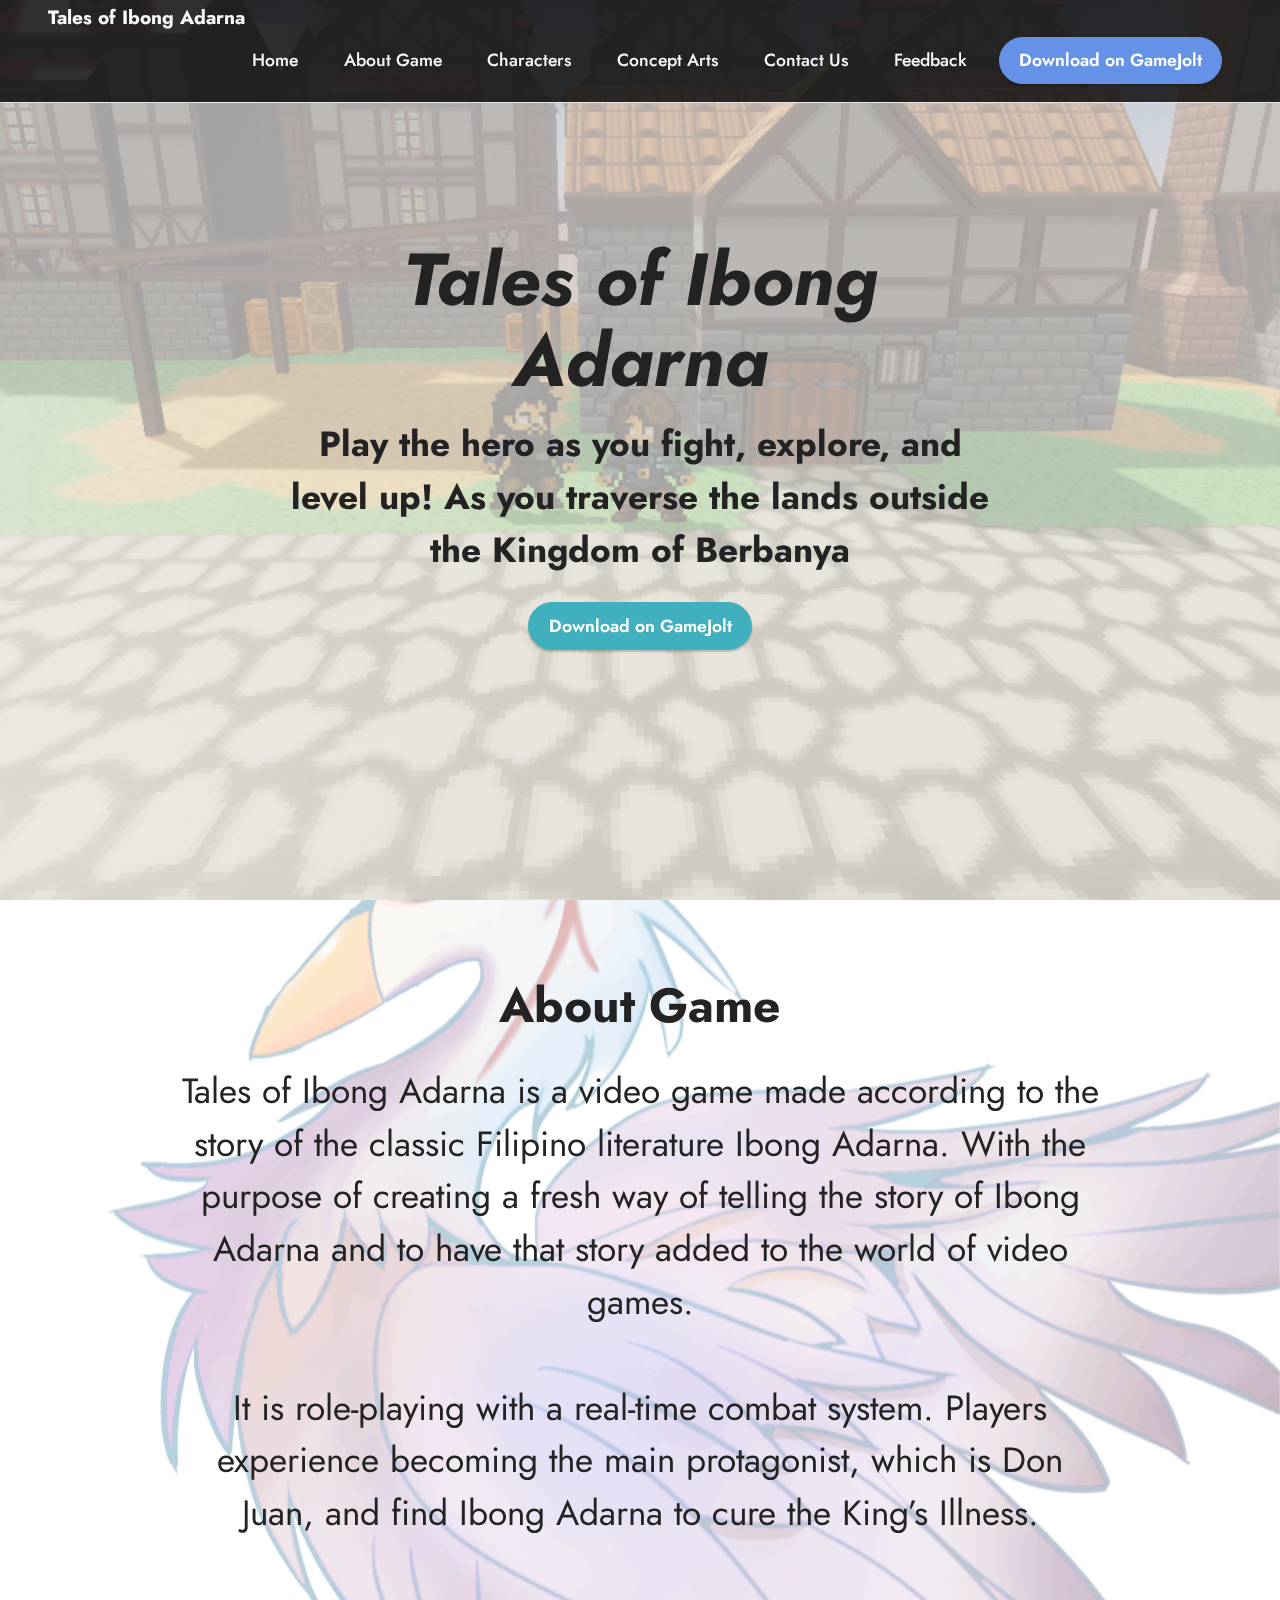
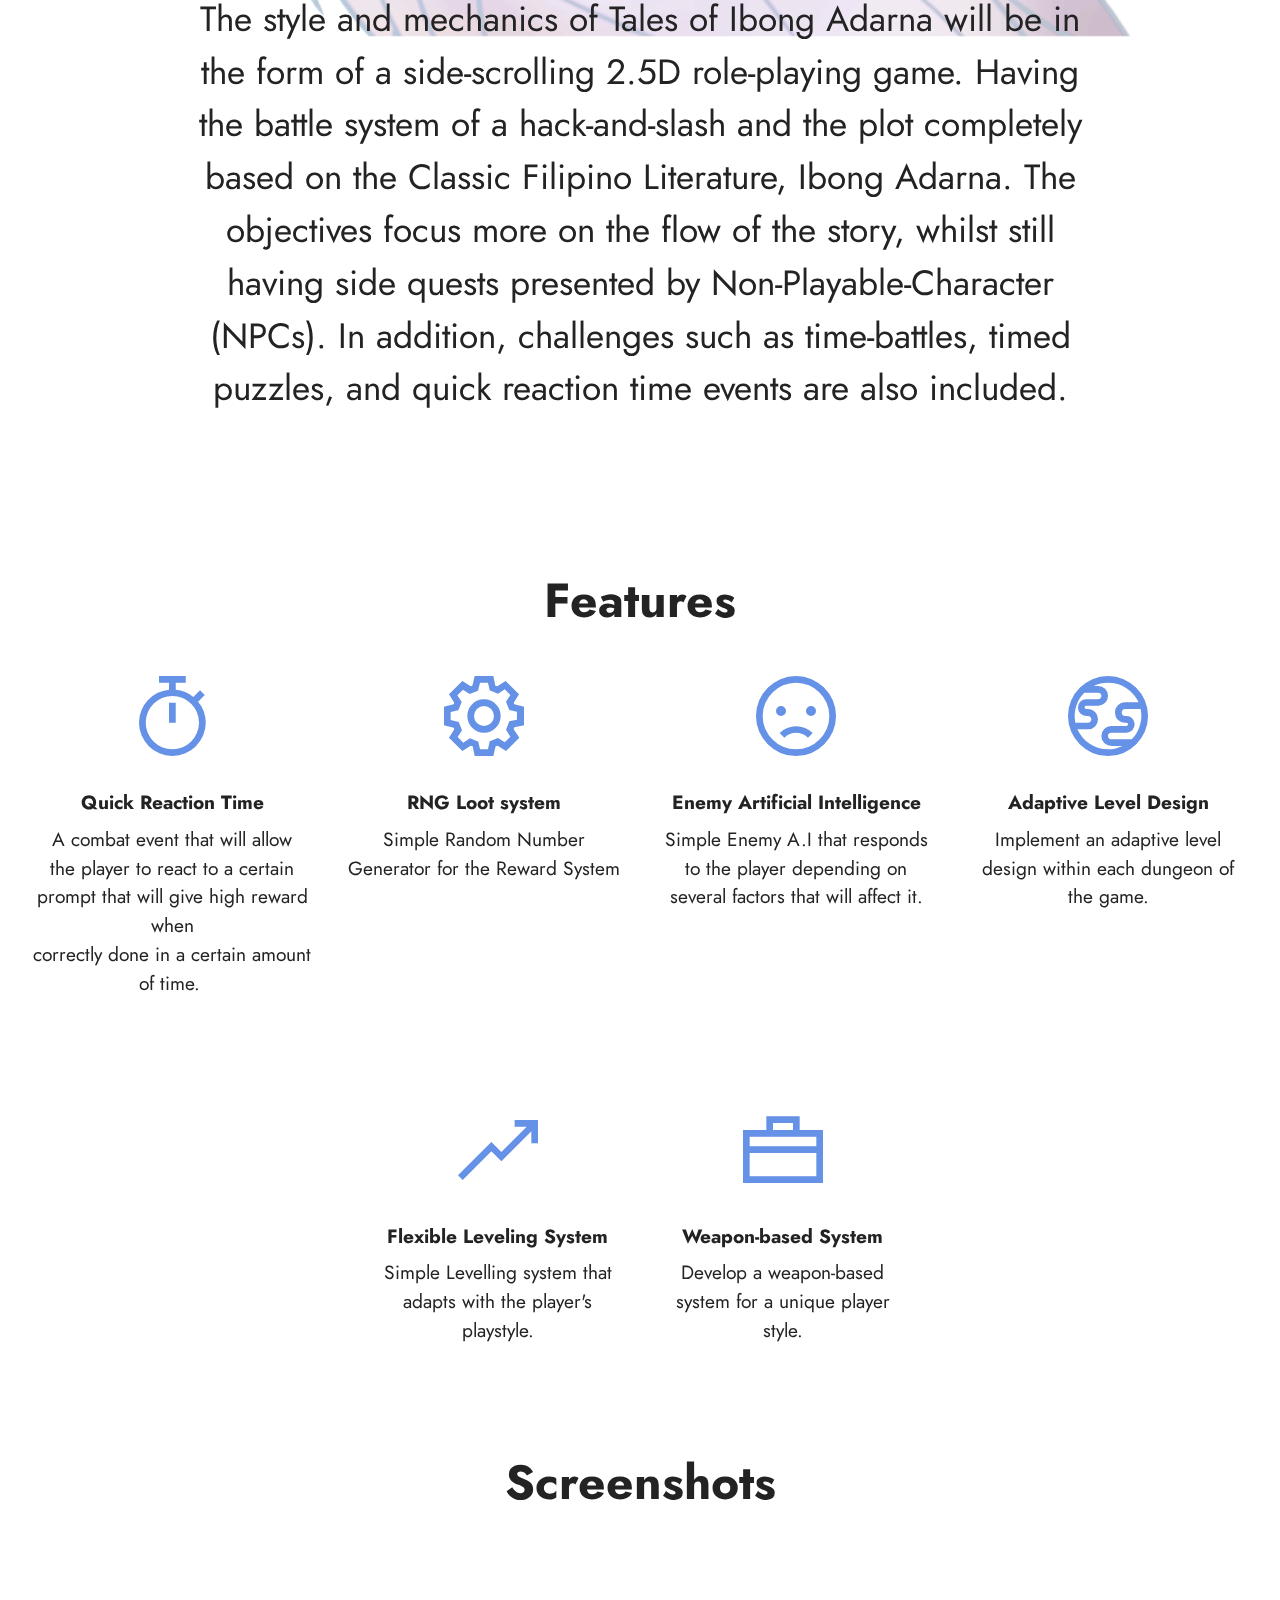
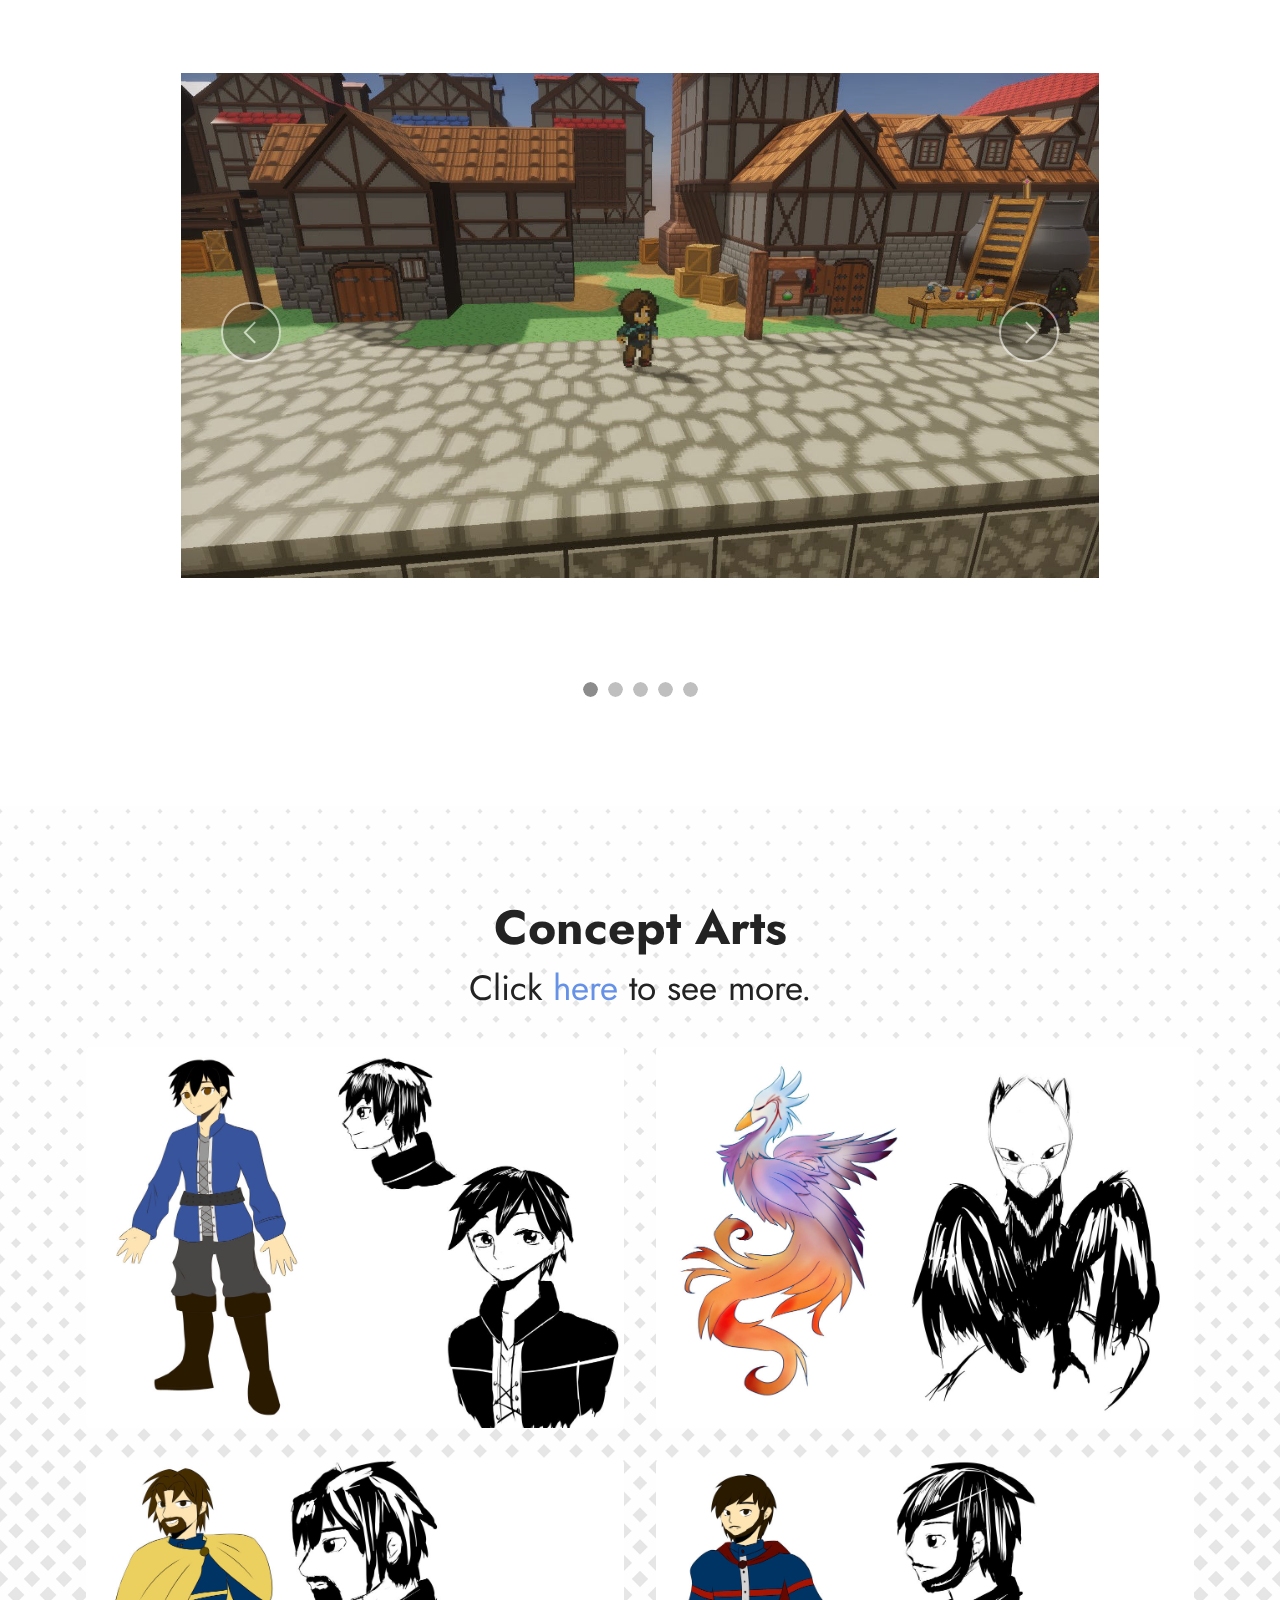
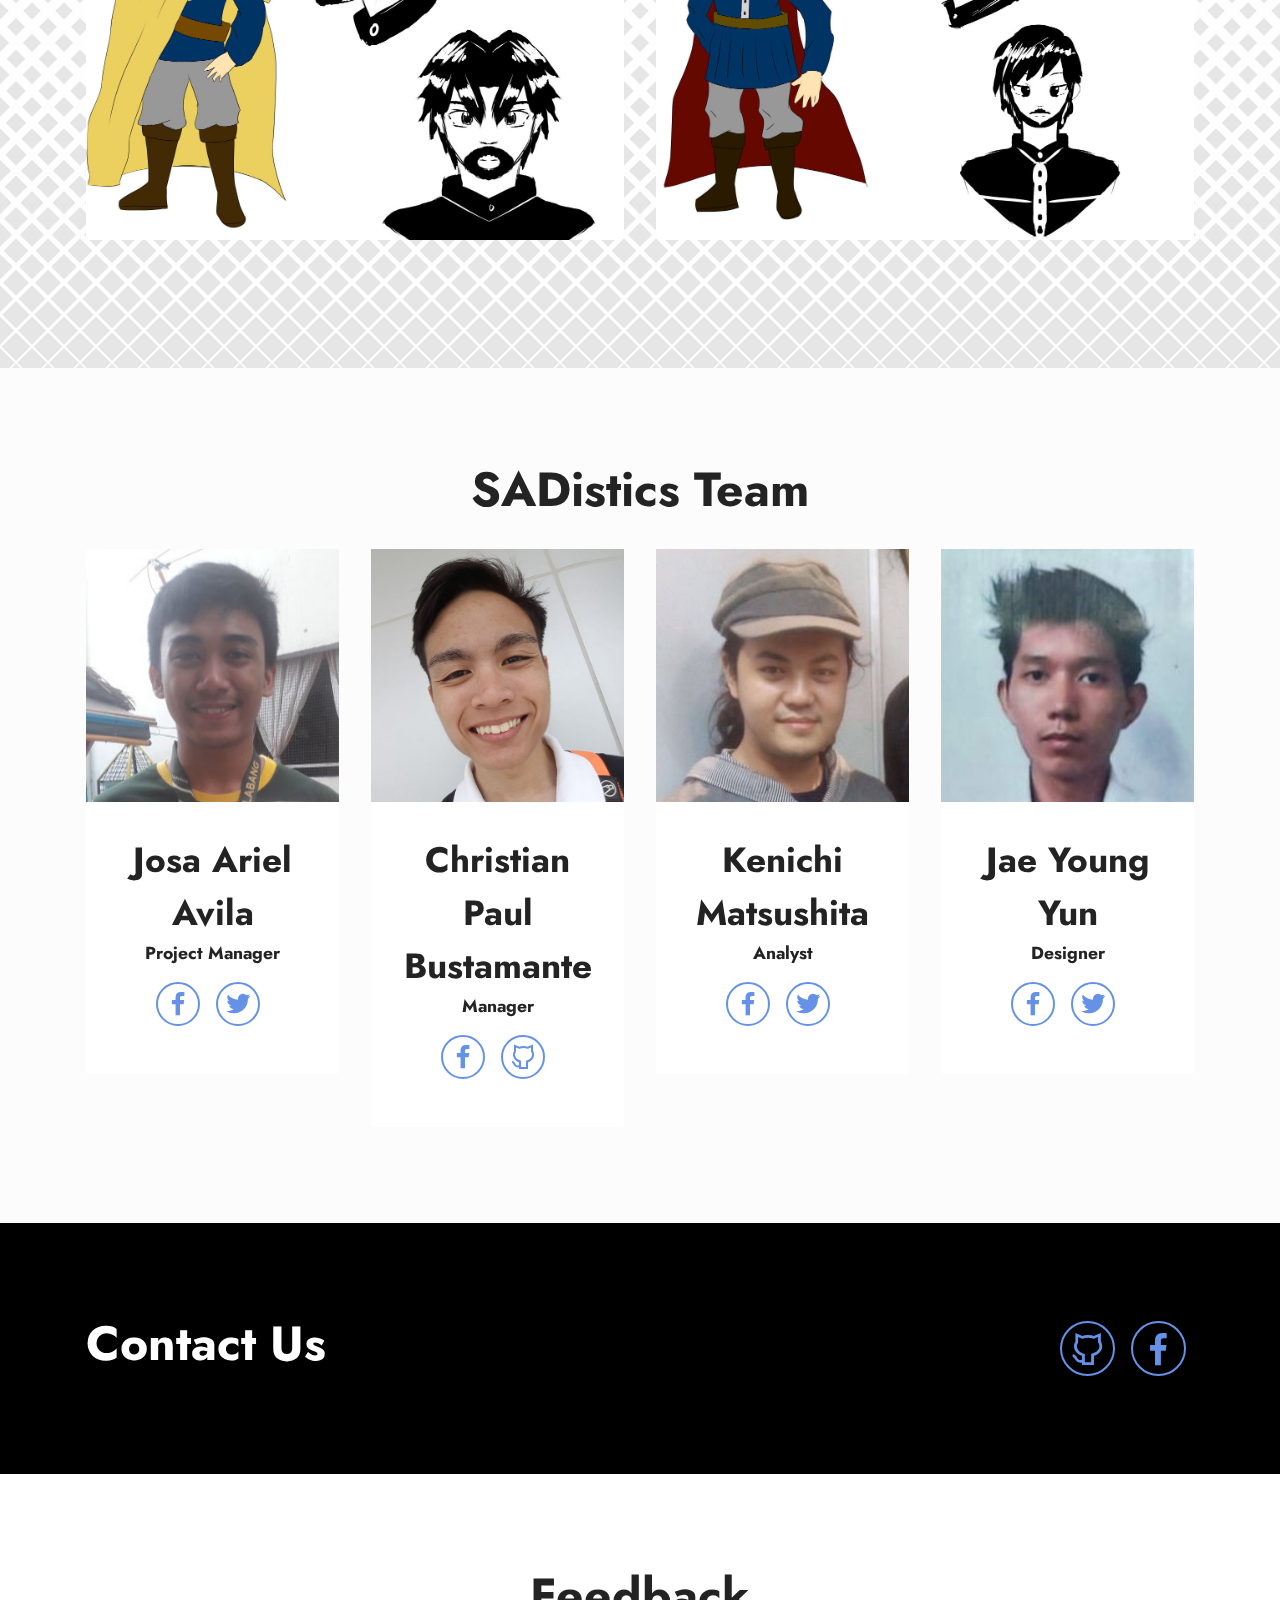
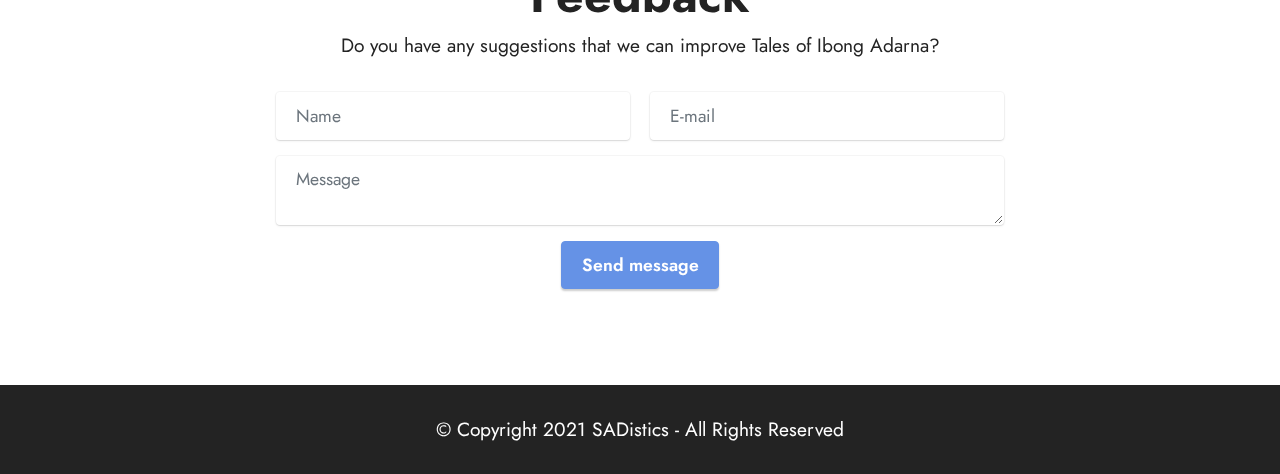
<file: index.html>
<!DOCTYPE html>
<html  >
<head>
  <!-- Site made with Mobirise Website Builder v5.4.1, https://mobirise.com -->
  <meta charset="UTF-8">
  <meta http-equiv="X-UA-Compatible" content="IE=edge">
  <meta name="generator" content="Mobirise v5.4.1, mobirise.com">
  <meta name="viewport" content="width=device-width, initial-scale=1, minimum-scale=1">
  <link rel="shortcut icon" href="assets/images/ibong-adarna-modified-128x128.png" type="image/x-icon">
  <meta name="description" content="">
  
  
  <title>Home</title>
  <link rel="stylesheet" href="assets/web/assets/mobirise-icons2/mobirise2.css">
  <link rel="stylesheet" href="assets/bootstrap/css/bootstrap.min.css">
  <link rel="stylesheet" href="assets/bootstrap/css/bootstrap-grid.min.css">
  <link rel="stylesheet" href="assets/bootstrap/css/bootstrap-reboot.min.css">
  <link rel="stylesheet" href="assets/parallax/jarallax.css">
  <link rel="stylesheet" href="assets/dropdown/css/style.css">
  <link rel="stylesheet" href="assets/socicon/css/styles.css">
  <link rel="stylesheet" href="assets/theme/css/style.css">
  <link rel="preload" href="https://fonts.googleapis.com/css?family=Jost:100,200,300,400,500,600,700,800,900,100i,200i,300i,400i,500i,600i,700i,800i,900i&display=swap" as="style" onload="this.onload=null;this.rel='stylesheet'">
  <noscript><link rel="stylesheet" href="https://fonts.googleapis.com/css?family=Jost:100,200,300,400,500,600,700,800,900,100i,200i,300i,400i,500i,600i,700i,800i,900i&display=swap"></noscript>
  <link rel="preload" as="style" href="assets/mobirise/css/mbr-additional.css"><link rel="stylesheet" href="assets/mobirise/css/mbr-additional.css" type="text/css">
  
  
  
  
</head>
<body>
  
  <section data-bs-version="5.1" class="menu cid-s48OLK6784" once="menu" id="menu1-h">
    
    <nav class="navbar navbar-dropdown navbar-fixed-top navbar-expand-lg">
        <div class="container-fluid">
            <div class="navbar-brand">
                
                <span class="navbar-caption-wrap"><a class="navbar-caption text-white text-primary display-7" href="index.html">Tales of Ibong Adarna</a></span>
            </div>
            <button class="navbar-toggler" type="button" data-toggle="collapse" data-bs-toggle="collapse" data-target="#navbarSupportedContent" data-bs-target="#navbarSupportedContent" aria-controls="navbarNavAltMarkup" aria-expanded="false" aria-label="Toggle navigation">
                <div class="hamburger">
                    <span></span>
                    <span></span>
                    <span></span>
                    <span></span>
                </div>
            </button>
            <div class="collapse navbar-collapse" id="navbarSupportedContent">
                <ul class="navbar-nav nav-dropdown" data-app-modern-menu="true"><li class="nav-item"><a class="nav-link link text-white text-primary display-4" href="index.html">Home</a></li>
                    <li class="nav-item"><a class="nav-link link text-white text-primary display-4" href="index.html#content4-m">About Game</a></li><li class="nav-item"><a class="nav-link link text-white text-primary display-4" href="Characters.html">Characters</a></li><li class="nav-item"><a class="nav-link link text-white text-primary display-4" href="Concept Art.html">Concept Arts</a></li><li class="nav-item"><a class="nav-link link text-white text-primary display-4" href="index.html#contacts4-r">Contact Us</a></li><li class="nav-item"><a class="nav-link link text-white text-primary display-4" href="index.html#form5-17">Feedback</a></li></ul>
                
                <div class="navbar-buttons mbr-section-btn"><a class="btn btn-primary display-4" href="https://gamejolt.com/games/TOIA/654163">Download on GameJolt</a></div>
            </div>
        </div>
    </nav>

</section>

<section data-bs-version="5.1" class="header1 cid-s48MCQYojq mbr-fullscreen mbr-parallax-background" id="header1-f">

    

    <div class="mbr-overlay" style="opacity: 0.6; background-color: rgb(255, 255, 255);"></div>

    <div class="align-center container">
        <div class="row justify-content-center">
            <div class="col-12 col-lg-8">
                <h1 class="mbr-section-title mbr-fonts-style mb-3 display-1"><strong><em>Tales of Ibong Adarna</em></strong></h1>
                
                <p class="mbr-text mbr-fonts-style display-5"><strong>Play the hero as you fight, explore, and level up! As you traverse the lands outside the Kingdom of Berbanya</strong></p>
                <div class="mbr-section-btn mt-3"><a class="btn btn-success display-4" href="https://gamejolt.com/games/TOIA/654163" target="_blank">Download on GameJolt</a></div>
            </div>
        </div>
    </div>
</section>

<section data-bs-version="5.1" class="content4 cid-sMWT98Rcn4 mbr-parallax-background" id="content4-m">
    
    <div class="mbr-overlay" style="opacity: 0.7; background-color: rgb(255, 255, 255);">
    </div>
    <div class="container">
        <div class="row justify-content-center">
            <div class="title col-md-12 col-lg-10">
                <h3 class="mbr-section-title mbr-fonts-style align-center mb-4 display-2">
                    <strong>About Game</strong></h3>
                <h4 class="mbr-section-subtitle align-center mbr-fonts-style mb-4 display-5">Tales of Ibong Adarna is a video game made according to the story of the classic Filipino literature Ibong Adarna. With the purpose of creating a fresh way of telling the story of Ibong Adarna and to have that story added to the world of video games.<div><br></div><div>It is role-playing with a real-time combat system. Players experience becoming the main protagonist, which is Don Juan, and find Ibong Adarna to cure the King’s Illness.</div><div><br></div><div>The style and mechanics of Tales of Ibong Adarna will be in the form of a side-scrolling 2.5D role-playing game. Having the battle system of a hack-and-slash and the plot completely based on the Classic Filipino Literature, Ibong Adarna. The objectives focus more on the flow of the story, whilst still having side quests presented by Non-Playable-Character (NPCs). In addition, challenges such as time-battles, timed puzzles, and quick reaction time events are also included.</div></h4>
                
            </div>
        </div>
    </div>
</section>

<section data-bs-version="5.1" class="features1 cid-sMX2LjzIex" id="features1-p">
    

    
    <div class="container-fluid">
        <div class="row">
            <div class="col-12">
                <h3 class="mbr-section-title mbr-fonts-style align-center mb-0 display-2">
                    <strong>Features</strong>
                </h3>
                
            </div>
        </div>
        <div class="row">
            <div class="card col-12 col-md-6 col-lg-3">
                <div class="card-wrapper">
                    <div class="card-box align-center">
                        <div class="iconfont-wrapper">
                            <span class="mbr-iconfont mobi-mbri-timer mobi-mbri"></span>
                        </div>
                        <h5 class="card-title mbr-fonts-style display-7"><strong>Quick Reaction Time</strong></h5>
                        <p class="card-text mbr-fonts-style display-7">A combat event that will allow
<br>the player to react to a certain prompt that will give high reward when
<br>correctly done in a certain amount of time.&nbsp;</p>
                    </div>
                </div>
            </div>
            <div class="card col-12 col-md-6 col-lg-3">
                <div class="card-wrapper">
                    <div class="card-box align-center">
                        <div class="iconfont-wrapper">
                            <span class="mbr-iconfont mobi-mbri-setting mobi-mbri"></span>
                        </div>
                        <h5 class="card-title mbr-fonts-style display-7"><strong>RNG Loot system</strong></h5>
                        <p class="card-text mbr-fonts-style display-7">Simple Random Number Generator for the Reward System</p>
                    </div>
                </div>
            </div>
            <div class="card col-12 col-md-6 col-lg-3">
                <div class="card-wrapper">
                    <div class="card-box align-center">
                        <div class="iconfont-wrapper">
                            <span class="mbr-iconfont mobi-mbri-sad-face mobi-mbri"></span>
                        </div>
                        <h5 class="card-title mbr-fonts-style display-7"><strong>Enemy Artificial Intelligence</strong></h5>
                        <p class="card-text mbr-fonts-style display-7">Simple Enemy A.I that responds to the player depending on several factors that will affect it.</p>
                    </div>
                </div>
            </div>
            <div class="card col-12 col-md-6 col-lg-3">
                <div class="card-wrapper">
                    <div class="card-box align-center">
                        <div class="iconfont-wrapper">
                            <span class="mbr-iconfont mobi-mbri-globe mobi-mbri"></span>
                        </div>
                        <h5 class="card-title mbr-fonts-style display-7"><strong>Adaptive Level Design</strong></h5>
                        <p class="card-text mbr-fonts-style display-7">Implement an adaptive level design within each dungeon of the game.</p>
                    </div>
                </div>
            </div>
        </div>
    </div>
</section>

<section data-bs-version="5.1" class="features1 cid-sMX3qSSqp1" id="features1-q">
    

    
    <div class="container">
        <div class="row">
            
        </div>
        <div class="row">
            <div class="card col-12 col-md-6 col-lg-3">
                <div class="card-wrapper">
                    <div class="card-box align-center">
                        <div class="iconfont-wrapper">
                            <span class="mbr-iconfont mobi-mbri-growing-chart mobi-mbri"></span>
                        </div>
                        <h5 class="card-title mbr-fonts-style display-7"><strong>Flexible Leveling System</strong></h5>
                        <p class="card-text mbr-fonts-style display-7">Simple Levelling system that adapts with the player's playstyle.</p>
                    </div>
                </div>
            </div>
            <div class="card col-12 col-md-6 col-lg-3">
                <div class="card-wrapper">
                    <div class="card-box align-center">
                        <div class="iconfont-wrapper">
                            <span class="mbr-iconfont mobi-mbri-briefcase mobi-mbri"></span>
                        </div>
                        <h5 class="card-title mbr-fonts-style display-7"><strong>Weapon-based System</strong></h5>
                        <p class="card-text mbr-fonts-style display-7">Develop a weapon-based system for a unique player style.</p>
                    </div>
                </div>
            </div>
            
            
        </div>
    </div>
</section>

<section data-bs-version="5.1" class="share3 cid-sMX9QotoDM" id="share3-v">
    
     
    
    

    <div class="container">
        <div class="media-container-row">
            <div class="col-12">
                <h3 class="mbr-section-title align-center mb-3 mbr-fonts-style display-2">
                    <strong>Screenshots</strong></h3>
                <div class="social-list align-center">
                   
                    
                        
                        
                        
                        
                        
                        
                        
                        
                        
                        
                </div>
            </div>
        </div>
    </div>
</section>

<section data-bs-version="5.1" class="slider2 cid-sMX97HHnfv" id="slider2-s">
    

    
    <div class="container">
        <div class="row justify-content-center">
            <div class="col-12 col-md-10">
                <div class="carousel slide carousel-fade" id="sQijr9vyG1" data-ride="carousel" data-bs-ride="carousel" data-interval="5000" data-bs-interval="5000">
                    
                    <ol class="carousel-indicators">
                        <li data-slide-to="0" data-bs-slide-to="0" class="active" data-target="#sQijr9vyG1" data-bs-target="#sQijr9vyG1"></li><li data-slide-to="1" data-bs-slide-to="1" class="" data-target="#sQijr9vyG1" data-bs-target="#sQijr9vyG1"></li><li data-slide-to="2" data-bs-slide-to="2" class="" data-target="#sQijr9vyG1" data-bs-target="#sQijr9vyG1"></li><li data-slide-to="3" data-bs-slide-to="3" class="" data-target="#sQijr9vyG1" data-bs-target="#sQijr9vyG1"></li><li data-slide-to="4" data-bs-slide-to="4" class="" data-target="#sQijr9vyG1" data-bs-target="#sQijr9vyG1"></li>
                        
                        
                    </ol>
                    <div class="carousel-inner">
                        
                        
                        <div class="carousel-item slider-image item active">
                            <div class="item-wrapper">
                                <img class="d-block w-100" src="assets/images/screenshot-2021-11-06-015737-1397x769.jpg" data-slide-to="0" data-bs-slide-to="0">
                                
                            </div>
                        </div><div class="carousel-item slider-image item">
                            <div class="item-wrapper">
                                <img class="d-block w-100" src="assets/images/screenshot-2021-11-06-015721-1424x782.jpg" data-slide-to="1" data-bs-slide-to="1">
                                
                            </div>
                        </div><div class="carousel-item slider-image item">
                            <div class="item-wrapper">
                                <img class="d-block w-100" src="assets/images/screenshot-2021-11-06-020337-1214x680.jpg" data-slide-to="2" data-bs-slide-to="2">
                                
                            </div>
                        </div><div class="carousel-item slider-image item">
                            <div class="item-wrapper">
                                <img class="d-block w-100" src="assets/images/screenshot-2021-11-06-020159-1213x680.jpg" data-slide-to="3" data-bs-slide-to="3">
                                
                            </div>
                        </div><div class="carousel-item slider-image item">
                            <div class="item-wrapper">
                                <img class="d-block w-100" src="assets/images/screenshot-2021-11-06-020337-1213x679.jpg" data-slide-to="5" data-bs-slide-to="5">
                                
                            </div>
                        </div>
                    </div>
                    <a class="carousel-control carousel-control-prev" role="button" data-slide="prev" data-bs-slide="prev" href="#sQijr9vyG1">
                        <span class="mobi-mbri mobi-mbri-arrow-prev" aria-hidden="true"></span>
                        <span class="sr-only visually-hidden">Previous</span>
                    </a>
                    <a class="carousel-control carousel-control-next" role="button" data-slide="next" data-bs-slide="next" href="#sQijr9vyG1">
                        <span class="mobi-mbri mobi-mbri-arrow-next" aria-hidden="true"></span>
                        <span class="sr-only visually-hidden">Next</span>
                    </a>
                </div>
            </div>
        </div>
    </div>
</section>

<section data-bs-version="5.1" class="gallery1 cid-sMX1sQ1RE9" id="gallery1-o">
    
    <div class="mbr-overlay"></div>
    <div class="container">
        <div class="mbr-section-head">
            <h4 class="mbr-section-title mbr-fonts-style align-center mb-0 display-2">
                <strong>Concept Arts</strong></h4>
            <h5 class="mbr-section-subtitle mbr-fonts-style align-center mb-0 mt-2 display-5">
                Click <a href="Concept Art.html" class="text-primary">here</a> to see more.</h5>
        </div>
        <div class="row mt-4">
            <div class="item features-image сol-12 col-md-6 col-lg-6">
                <div class="item-wrapper">
                    <div class="item-img">
                        <img src="assets/images/don-juan-1288x911.jpg" alt="">
                    </div>
                    
                    
                </div>
            </div>
            <div class="item features-image сol-12 col-md-6 col-lg-6">
                <div class="item-wrapper">
                    <div class="item-img">
                        <img src="assets/images/ibong-adarna-1288x911.jpg" alt="">
                    </div>
                    
                    
                </div>
            </div>
            <div class="item features-image сol-12 col-md-6 col-lg-6">
                <div class="item-wrapper">
                    <div class="item-img">
                        <img src="assets/images/don-pedro-1288x911.jpg" alt="">
                    </div>
                    
                    
                </div>
            </div>
            <div class="item features-image сol-12 col-md-6 col-lg-6">
                <div class="item-wrapper">
                    <div class="item-img">
                        <img src="assets/images/don-diego-1288x911.jpg" alt="" title="">
                    </div>
                    
                    
                </div>
            </div>
        </div>
    </div>
</section>

<section data-bs-version="5.1" class="team1 cid-sMWVrk7THb mbr-parallax-background" id="team1-n">
    

    <div class="mbr-overlay" style="opacity: 0.5; background-color: rgb(250, 250, 250);">
    </div>
    <div class="container">
        <div class="row justify-content-center">
            <div class="col-12">
                <h3 class="mbr-section-title mbr-fonts-style align-center mb-4 display-2">
                    <strong>SADistics Team</strong></h3>
                
            </div>
            <div class="col-sm-6 col-lg-3">
                <div class="card-wrap">
                    <div class="image-wrap">
                        <img src="assets/images/20190202-120420-596x795.jpeg" alt="">
                    </div>
                    <div class="content-wrap">
                        <h5 class="mbr-section-title card-title mbr-fonts-style align-center m-0 display-5">
                            <strong>Josa Ariel Avila</strong></h5>
                        <h6 class="mbr-role mbr-fonts-style align-center mb-3 display-4">
                            <strong>Project Manager</strong></h6>
                        
                        <div class="social-row display-7">
                            <div class="soc-item">
                                <a href="https://www.facebook.com/dew.avila.5" target="_blank">
                                    <span class="mbr-iconfont socicon-facebook socicon"></span>
                                </a>
                            </div>
                            <div class="soc-item">
                                <a href="https://twitter.com/mobirise" target="_blank">
                                    <span class="mbr-iconfont socicon socicon-twitter"></span>
                                </a>
                            </div>
                            
                            
                            
                        </div>
                        
                    </div>
                </div>
            </div>

            <div class="col-sm-6 col-lg-3">
                <div class="card-wrap">
                    <div class="image-wrap">
                        <img src="assets/images/60787779-3121677561177510-4733407801072680960-o-596x597.jpg" alt="cbustamante">
                    </div>
                    <div class="content-wrap">
                        <h5 class="mbr-section-title card-title mbr-fonts-style align-center m-0 display-5">
                            <strong>Christian Paul Bustamante</strong></h5>
                        <h6 class="mbr-role mbr-fonts-style align-center mb-3 display-4">
                            <strong>Manager</strong>
                        </h6>
                        
                        <div class="social-row display-7">
                            <div class="soc-item">
                                <a href="https://www.facebook.com/scorpion400" target="_blank">
                                    <span class="mbr-iconfont socicon-facebook socicon"></span>
                                </a>
                            </div>
                            <div class="soc-item">
                                <a href="https://github.com/CPaulBus" target="_blank">
                                    <span class="mbr-iconfont mobi-mbri-github mobi-mbri"></span>
                                </a>
                            </div>
                            
                            
                            
                        </div>
                        
                    </div>
                </div>
            </div>

            <div class="col-sm-6 col-lg-3">
                <div class="card-wrap">
                    <div class="image-wrap">
                        <img src="assets/images/14856171-10208077888968582-1699154858014528946-o-596x596.jpeg" alt="">
                    </div>
                    <div class="content-wrap">
                        <h5 class="mbr-section-title card-title mbr-fonts-style align-center m-0 display-5">
                            <strong>Kenichi Matsushita</strong></h5>
                        <h6 class="mbr-role mbr-fonts-style align-center mb-3 display-4">
                            <strong>Analyst</strong>
                        </h6>
                        
                        <div class="social-row display-7">
                            <div class="soc-item">
                                <a href="https://www.facebook.com/kenichimp" target="_blank">
                                    <span class="mbr-iconfont socicon-facebook socicon"></span>
                                </a>
                            </div>
                            <div class="soc-item">
                                <a href="https://twitter.com/mobirise" target="_blank">
                                    <span class="mbr-iconfont socicon socicon-twitter"></span>
                                </a>
                            </div>
                            
                            
                            
                        </div>
                        
                    </div>
                </div>
            </div>

            <div class="col-sm-6 col-lg-3">
                <div class="card-wrap">
                    <div class="image-wrap">
                        <img src="assets/images/247086617-192881232892862-3870663640726623766-n-1-596x795.jpeg" alt="">
                    </div>
                    <div class="content-wrap">
                        <h5 class="mbr-section-title card-title mbr-fonts-style align-center m-0 display-5">
                            <strong>Jae Young Yun</strong></h5>
                        <h6 class="mbr-role mbr-fonts-style align-center mb-3 display-4">
                            <strong>Designer</strong>
                        </h6>
                        
                        <div class="social-row display-7">
                            <div class="soc-item">
                                <a href="https://www.facebook.com/Mobirise/" target="_blank">
                                    <span class="mbr-iconfont socicon socicon-facebook"></span>
                                </a>
                            </div>
                            <div class="soc-item">
                                <a href="https://twitter.com/mobirise" target="_blank">
                                    <span class="mbr-iconfont socicon socicon-twitter"></span>
                                </a>
                            </div>
                            
                            
                            
                        </div>
                        
                    </div>
                </div>
            </div>
        </div>
    </div>
</section>

<section data-bs-version="5.1" class="contacts4 cid-sMX4lebOwC" id="contacts4-r">

    

    

    <div class="container">
        <div class="row align-items-center justify-content-center">
            <div class="text-content col-12 col-md-6">
                <h2 class="mbr-section-title mbr-fonts-style display-2">
                    <strong>Contact Us</strong></h2>
                
            </div>
            <div class="icons d-flex align-items-center col-12 col-md-6 justify-content-end mt-md-0 mt-2 flex-wrap">
                <a href="https://github.com/SADistics" target="_blank">
                    <span class="mbr-iconfont mbr-iconfont-social mobi-mbri-github mobi-mbri"></span>
                </a>
                <a href="https://www.facebook.com/SADistics-106588901821687/" target="_blank">
                    <span class="mbr-iconfont mbr-iconfont-social socicon-facebook socicon"></span>
                </a>
                
                
                
                
                
                
                
                
            </div>
        </div>
    </div>
    
</section>

<section data-bs-version="5.1" class="form5 cid-sQihdS2nS7" id="form5-17">
    
    
    <div class="container">
        <div class="mbr-section-head">
            <h3 class="mbr-section-title mbr-fonts-style align-center mb-0 display-2">
                <strong>Feedback</strong></h3>
            <h4 class="mbr-section-subtitle mbr-fonts-style align-center mb-0 mt-2 display-7">Do you have any suggestions that we can improve Tales of Ibong Adarna?</h4>
        </div>
        <div class="row justify-content-center mt-4">
            <div class="col-lg-8 mx-auto mbr-form" data-form-type="formoid">
                <form action="https://mobirise.eu/" method="POST" class="mbr-form form-with-styler" data-form-title="Form Name"><input type="hidden" name="email" data-form-email="true" value="SttynoW6kFjkRqushRc+smLz4NTYxaO8rZ+sJgvqIkGDQlP0ZoGQlnajs8MSX7JyuRFGR3Ev2NerLVuINg1cTuXEaajhsyhaxwXxZUroaYt19aBWJsM3cIXWWo3s6yKQ">
                    <div class="row">
                        <div hidden="hidden" data-form-alert="" class="alert alert-success col-12">Thanks for filling out
                            the form!</div>
                        <div hidden="hidden" data-form-alert-danger="" class="alert alert-danger col-12">Oops...! some
                            problem!</div>
                    </div>
                    <div class="dragArea row">
                        <div class="col-md col-sm-12 form-group mb-3" data-for="name">
                            <input type="text" name="name" placeholder="Name" data-form-field="name" class="form-control" value="" id="name-form5-17">
                        </div>
                        <div class="col-md col-sm-12 form-group mb-3" data-for="email">
                            <input type="email" name="email" placeholder="E-mail" data-form-field="email" class="form-control" value="" id="email-form5-17">
                        </div>
                        
                        <div class="col-12 form-group mb-3" data-for="textarea">
                            <textarea name="textarea" placeholder="Message" data-form-field="textarea" class="form-control" id="textarea-form5-17"></textarea>
                        </div>
                        <div class="col-lg-12 col-md-12 col-sm-12 align-center mbr-section-btn">
                            <button type="submit" class="btn btn-primary display-4">Send message</button>
                        </div>
                    </div>
                </form>
            </div>
        </div>
    </div>
</section>

<section data-bs-version="5.1" class="footer7 cid-sMX9GdyUiE" once="footers" id="footer7-u">

    

    

    <div class="container">
        <div class="media-container-row align-center mbr-white">
            <div class="col-12">
                <p class="mbr-text mb-0 mbr-fonts-style display-7">
                    © Copyright 2021 SADistics - All Rights Reserved
                </p>
            </div>
        </div>
    </div>
</section><section style="background-color: #fff; font-family: -apple-system, BlinkMacSystemFont, 'Segoe UI', 'Roboto', 'Helvetica Neue', Arial, sans-serif; color:#aaa; font-size:0px; padding: 0; align-items: center; display: flex;"><a href="https://mobirise.site/c" style="flex: 1 1; height: 0rem; padding-left: 0rem;"></a><p style="flex: 0 0 auto; margin:0; padding-right:0rem;">Site was <a href="https://mobirise.site/g" style="color:#aaa;">designed</a> with Mobirise</p></section><script src="assets/bootstrap/js/bootstrap.bundle.min.js"></script>  <script src="assets/parallax/jarallax.js"></script>  <script src="assets/smoothscroll/smooth-scroll.js"></script>  <script src="assets/ytplayer/index.js"></script>  <script src="assets/dropdown/js/navbar-dropdown.js"></script>  <script src="assets/sociallikes/social-likes.js"></script>  <script src="assets/theme/js/script.js"></script>  <script src="assets/formoid/formoid.min.js"></script>  
  
  
 <div id="scrollToTop" class="scrollToTop mbr-arrow-up"><a style="text-align: center;"><i class="mbr-arrow-up-icon mbr-arrow-up-icon-cm cm-icon cm-icon-smallarrow-up"></i></a></div>
  </body>
</html>
</file>
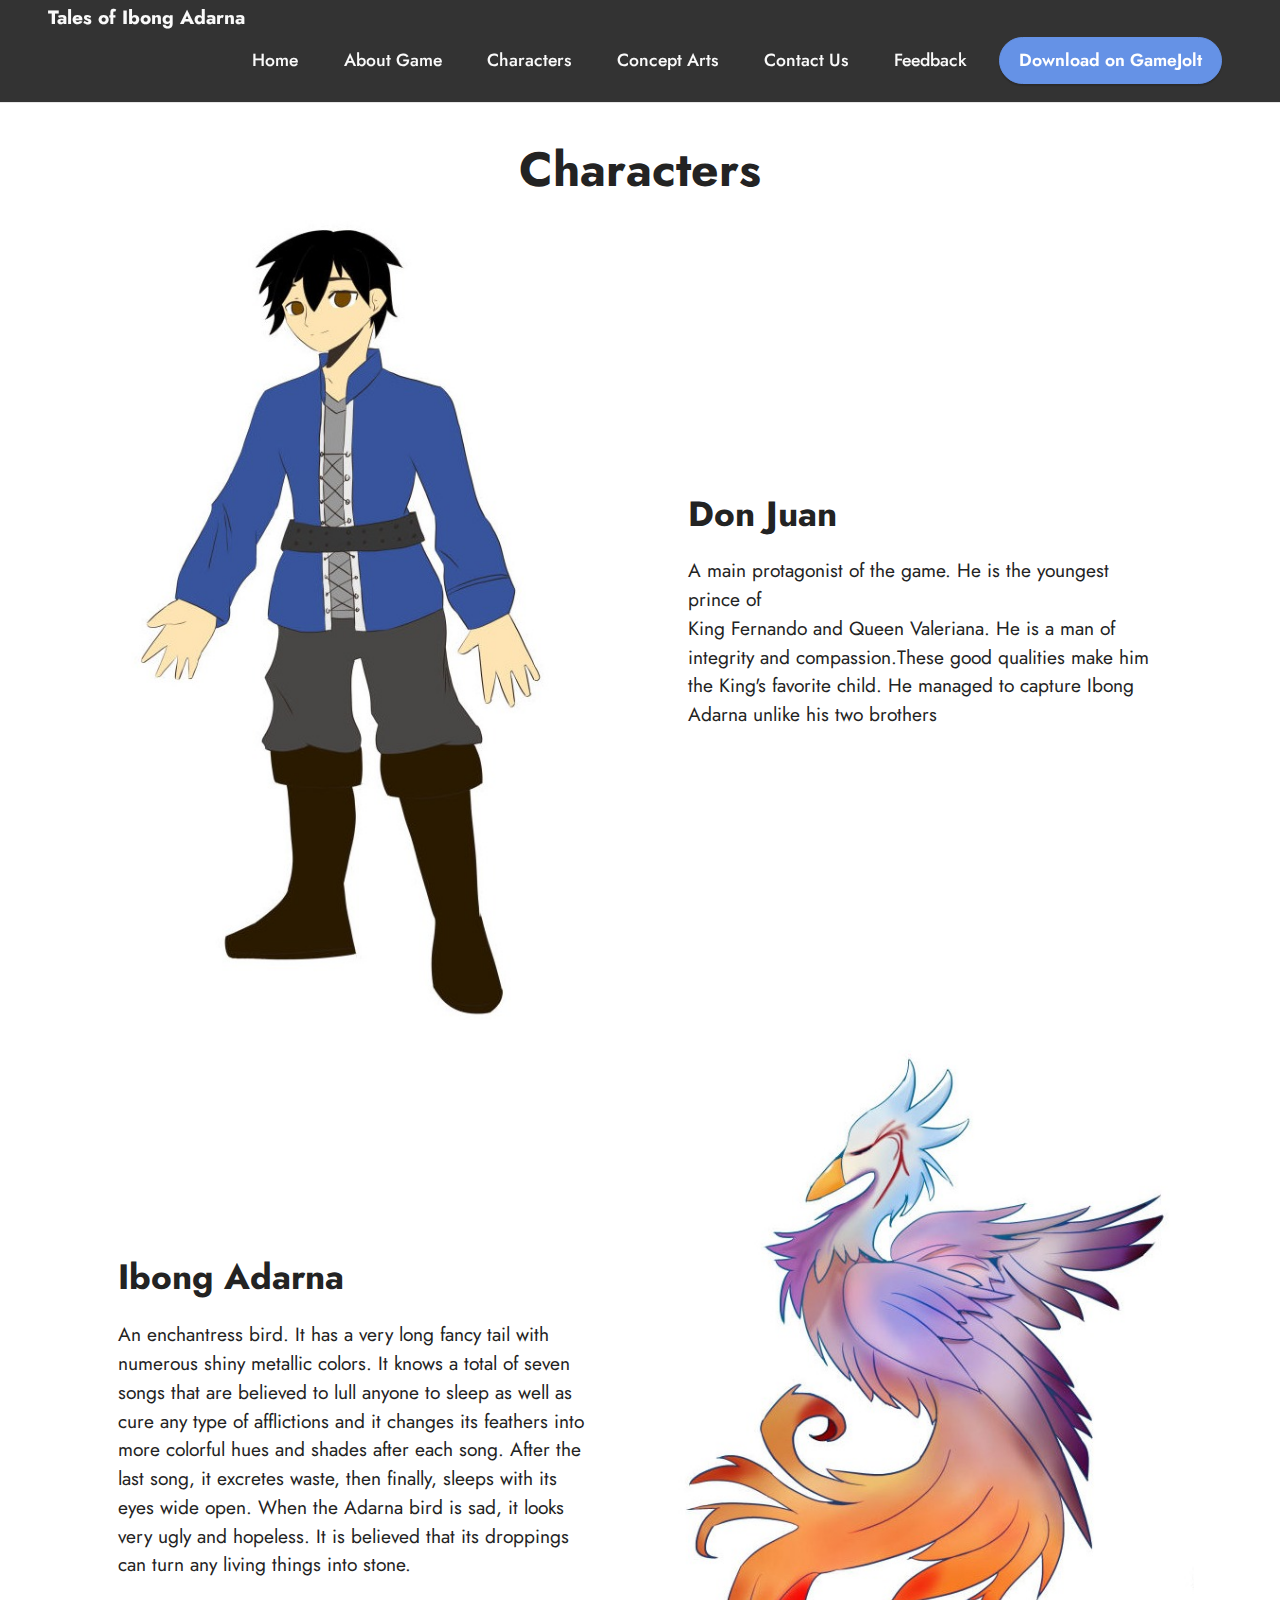
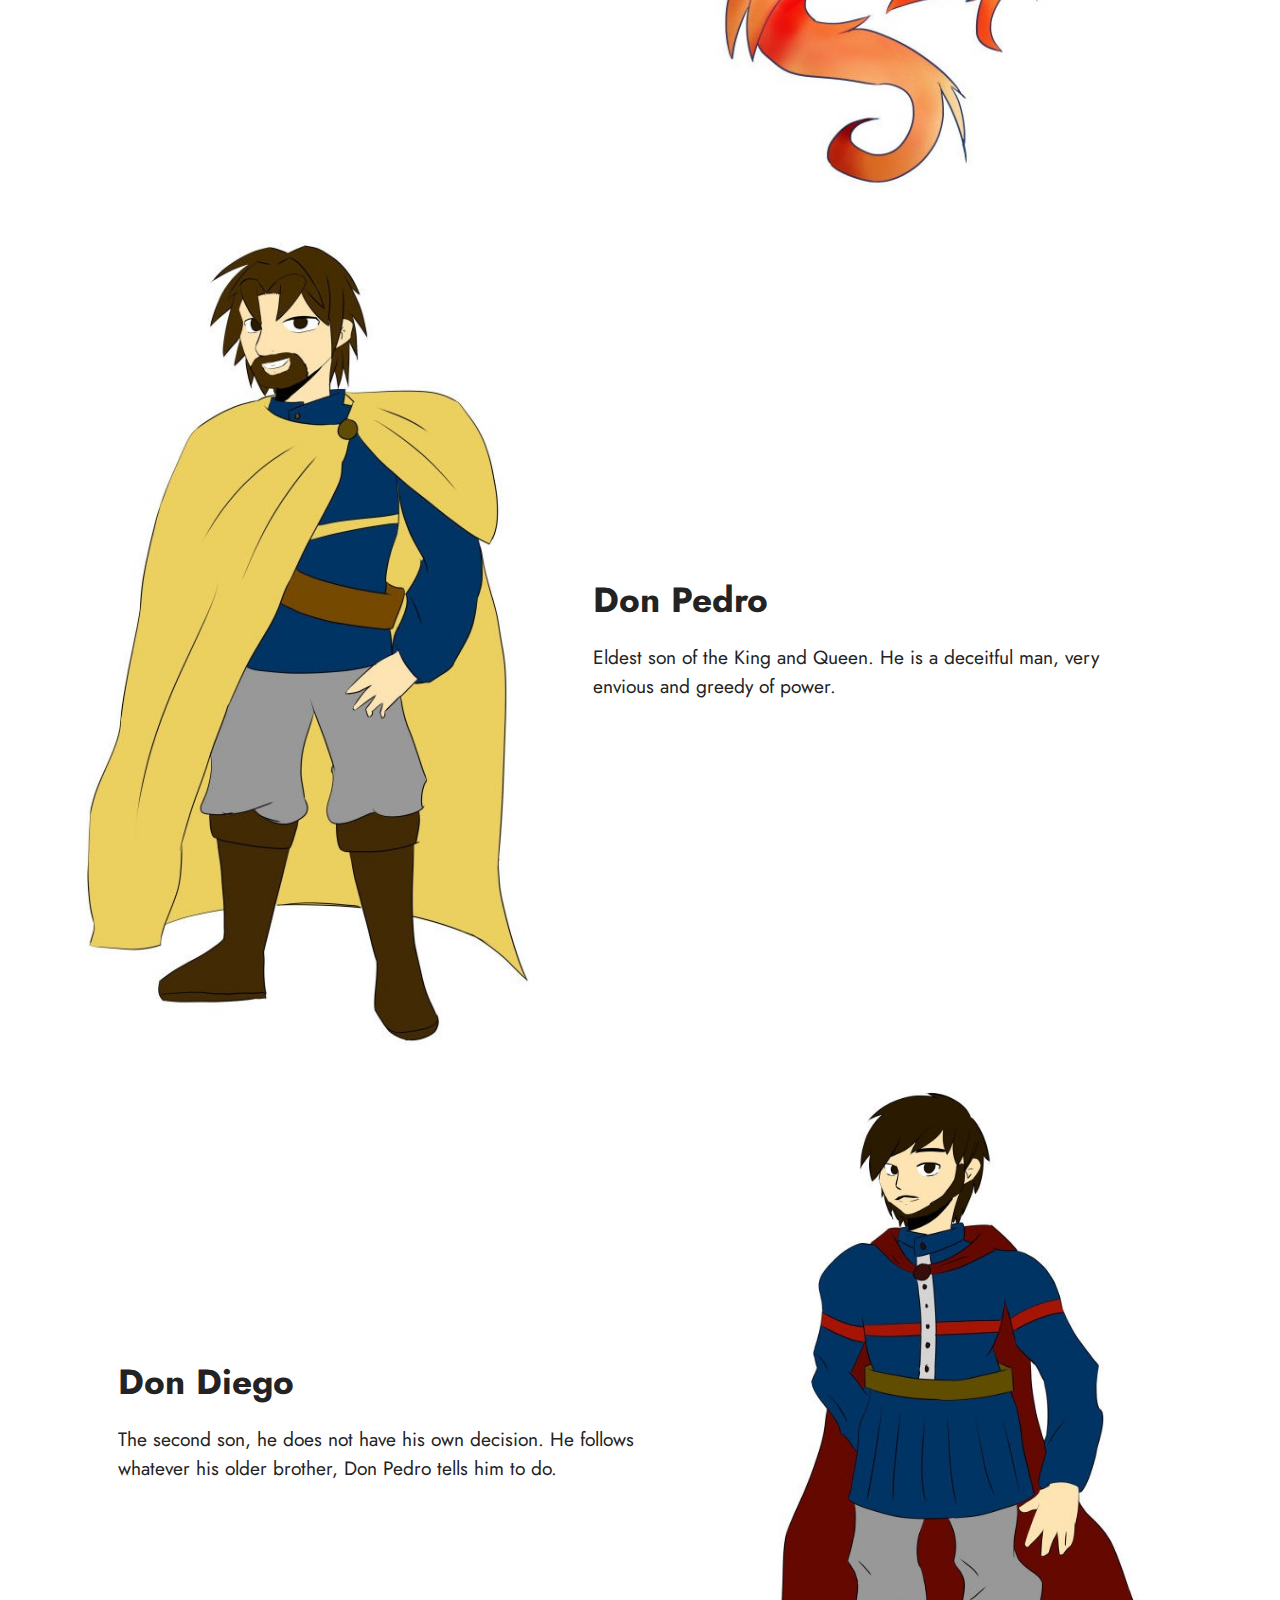
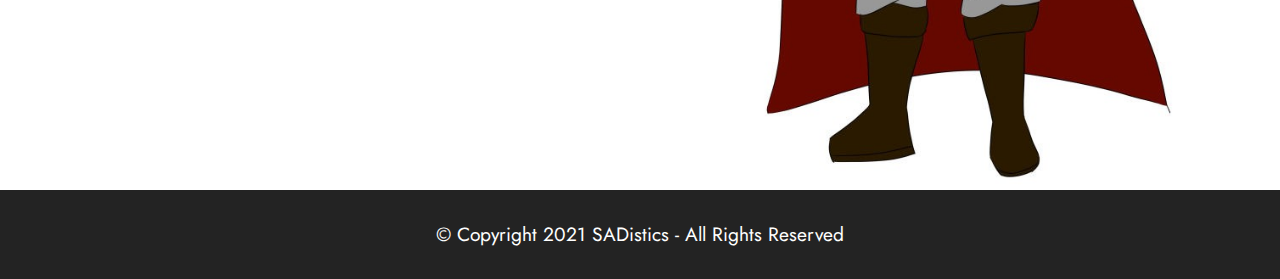
<file: Characters.html>
<!DOCTYPE html>
<html  >
<head>
  <!-- Site made with Mobirise Website Builder v5.4.1, https://mobirise.com -->
  <meta charset="UTF-8">
  <meta http-equiv="X-UA-Compatible" content="IE=edge">
  <meta name="generator" content="Mobirise v5.4.1, mobirise.com">
  <meta name="viewport" content="width=device-width, initial-scale=1, minimum-scale=1">
  <link rel="shortcut icon" href="assets/images/ibong-adarna-modified-128x128.png" type="image/x-icon">
  <meta name="description" content="">
  
  
  <title>Characters</title>
  <link rel="stylesheet" href="assets/bootstrap/css/bootstrap.min.css">
  <link rel="stylesheet" href="assets/bootstrap/css/bootstrap-grid.min.css">
  <link rel="stylesheet" href="assets/bootstrap/css/bootstrap-reboot.min.css">
  <link rel="stylesheet" href="assets/dropdown/css/style.css">
  <link rel="stylesheet" href="assets/socicon/css/styles.css">
  <link rel="stylesheet" href="assets/theme/css/style.css">
  <link rel="preload" href="https://fonts.googleapis.com/css?family=Jost:100,200,300,400,500,600,700,800,900,100i,200i,300i,400i,500i,600i,700i,800i,900i&display=swap" as="style" onload="this.onload=null;this.rel='stylesheet'">
  <noscript><link rel="stylesheet" href="https://fonts.googleapis.com/css?family=Jost:100,200,300,400,500,600,700,800,900,100i,200i,300i,400i,500i,600i,700i,800i,900i&display=swap"></noscript>
  <link rel="preload" as="style" href="assets/mobirise/css/mbr-additional.css"><link rel="stylesheet" href="assets/mobirise/css/mbr-additional.css" type="text/css">
  
  
  
  
</head>
<body>
  
  <section data-bs-version="5.1" class="menu cid-s48OLK6784" once="menu" id="menu1-y">
    
    <nav class="navbar navbar-dropdown navbar-fixed-top navbar-expand-lg">
        <div class="container-fluid">
            <div class="navbar-brand">
                
                <span class="navbar-caption-wrap"><a class="navbar-caption text-white text-primary display-7" href="index.html">Tales of Ibong Adarna</a></span>
            </div>
            <button class="navbar-toggler" type="button" data-toggle="collapse" data-bs-toggle="collapse" data-target="#navbarSupportedContent" data-bs-target="#navbarSupportedContent" aria-controls="navbarNavAltMarkup" aria-expanded="false" aria-label="Toggle navigation">
                <div class="hamburger">
                    <span></span>
                    <span></span>
                    <span></span>
                    <span></span>
                </div>
            </button>
            <div class="collapse navbar-collapse" id="navbarSupportedContent">
                <ul class="navbar-nav nav-dropdown" data-app-modern-menu="true"><li class="nav-item"><a class="nav-link link text-white text-primary display-4" href="index.html">Home</a></li>
                    <li class="nav-item"><a class="nav-link link text-white text-primary display-4" href="index.html#content4-m">About Game</a></li><li class="nav-item"><a class="nav-link link text-white text-primary display-4" href="Characters.html">Characters</a></li><li class="nav-item"><a class="nav-link link text-white text-primary display-4" href="Concept Art.html">Concept Arts</a></li><li class="nav-item"><a class="nav-link link text-white text-primary display-4" href="index.html#contacts4-r">Contact Us</a></li><li class="nav-item"><a class="nav-link link text-white text-primary display-4" href="index.html#form5-17">Feedback</a></li></ul>
                
                <div class="navbar-buttons mbr-section-btn"><a class="btn btn-primary display-4" href="https://gamejolt.com/games/TOIA/654163">Download on GameJolt</a></div>
            </div>
        </div>
    </nav>

</section>

<section data-bs-version="5.1" class="share3 cid-sMXbEZ8IQn" id="share3-12">
    
     
    
    

    <div class="container">
        <div class="media-container-row">
            <div class="col-12">
                <h3 class="mbr-section-title align-center mb-3 mbr-fonts-style display-2">
                    <strong>Characters</strong></h3>
                <div class="social-list align-center">
                   
                    
                        
                        
                        
                        
                        
                        
                        
                        
                        
                        
                </div>
            </div>
        </div>
    </div>
</section>

<section data-bs-version="5.1" class="image1 cid-sMXbuin3WZ" id="image1-10">
    

    

    <div class="container">
        <div class="row align-items-center">
            <div class="col-12 col-lg-6">
                <div class="image-wrapper">
                    <img src="assets/images/don-juan-1256x888.jpeg" alt="Mobirise">
                    
                </div>
            </div>
            <div class="col-12 col-lg">
                <div class="text-wrapper">
                    <h3 class="mbr-section-title mbr-fonts-style mb-3 display-5">
                        <strong>Don Juan</strong></h3>
                    <p class="mbr-text mbr-fonts-style display-7">A main protagonist of the game. He is the youngest prince of
<br>King Fernando and Queen Valeriana. He is a man of integrity and compassion.These good qualities make him the King's favorite child. He managed to capture Ibong Adarna unlike his two brothers</p>
                </div>
            </div>
        </div>
    </div>
</section>

<section data-bs-version="5.1" class="image2 cid-sMXbCqAw9E" id="image2-11">
    

    

    <div class="container">
        <div class="row align-items-center">
            <div class="col-12 col-lg-6">
                <div class="image-wrapper">
                    <img src="assets/images/ibong-adarna-1256x888.jpeg" alt="Mobirise">
                    
                </div>
            </div>
            <div class="col-12 col-lg">
                <div class="text-wrapper">
                    <h3 class="mbr-section-title mbr-fonts-style mb-3 display-5">
                        <strong>Ibong Adarna</strong></h3>
                    <p class="mbr-text mbr-fonts-style display-7">An enchantress bird. It has a very long fancy tail with
<br>numerous shiny metallic colors. It knows a total of seven songs that are believed to lull anyone to sleep as well as cure any type of afflictions and it changes its feathers into more colorful hues and shades after each song. After the last song, it excretes waste, then finally, sleeps with its eyes wide open. When the Adarna bird is sad, it looks very ugly and hopeless. It is believed that its droppings can turn any living things into stone.&nbsp;</p>
                </div>
            </div>
        </div>
    </div>
</section>

<section data-bs-version="5.1" class="image1 cid-sMXbUXVPhM" id="image1-13">
    

    

    <div class="container">
        <div class="row align-items-center">
            <div class="col-12 col-lg-5">
                <div class="image-wrapper">
                    <img src="assets/images/don-pedro-1256x888.jpeg" alt="Mobirise">
                    
                </div>
            </div>
            <div class="col-12 col-lg">
                <div class="text-wrapper">
                    <h3 class="mbr-section-title mbr-fonts-style mb-3 display-5">
                        <strong>Don Pedro</strong></h3>
                    <p class="mbr-text mbr-fonts-style display-7">Eldest son of the King and Queen. He is a deceitful man, very
<br>envious and greedy of power.</p>
                </div>
            </div>
        </div>
    </div>
</section>

<section data-bs-version="5.1" class="image2 cid-sMXbVCNj9V" id="image2-14">
    

    

    <div class="container">
        <div class="row align-items-center">
            <div class="col-12 col-lg-5">
                <div class="image-wrapper">
                    <img src="assets/images/don-diego-1256x888.jpeg" alt="Mobirise">
                    
                </div>
            </div>
            <div class="col-12 col-lg">
                <div class="text-wrapper">
                    <h3 class="mbr-section-title mbr-fonts-style mb-3 display-5">
                        <strong>Don Diego</strong></h3>
                    <p class="mbr-text mbr-fonts-style display-7">The second son, he does not have his own decision. He follows
<br>whatever his older brother, Don Pedro tells him to do.&nbsp;</p>
                </div>
            </div>
        </div>
    </div>
</section>

<section data-bs-version="5.1" class="footer7 cid-sMX9GdyUiE" once="footers" id="footer7-z">

    

    

    <div class="container">
        <div class="media-container-row align-center mbr-white">
            <div class="col-12">
                <p class="mbr-text mb-0 mbr-fonts-style display-7">
                    © Copyright 2021 SADistics - All Rights Reserved
                </p>
            </div>
        </div>
    </div>
</section><section style="background-color: #fff; font-family: -apple-system, BlinkMacSystemFont, 'Segoe UI', 'Roboto', 'Helvetica Neue', Arial, sans-serif; color:#aaa; font-size:0px; padding: 0; align-items: center; display: flex;"><a href="https://mobirise.site/n" style="flex: 1 1; height: 0rem; padding-left: 0rem;"></a><p style="flex: 0 0 auto; margin:0; padding-right:1rem;"><a href="https://mobirise.site/c" style="color:#aaa;">The</a> website was designed with Mobirise</p></section><script src="assets/bootstrap/js/bootstrap.bundle.min.js"></script>  <script src="assets/smoothscroll/smooth-scroll.js"></script>  <script src="assets/ytplayer/index.js"></script>  <script src="assets/dropdown/js/navbar-dropdown.js"></script>  <script src="assets/theme/js/script.js"></script>  
  
  
 <div id="scrollToTop" class="scrollToTop mbr-arrow-up"><a style="text-align: center;"><i class="mbr-arrow-up-icon mbr-arrow-up-icon-cm cm-icon cm-icon-smallarrow-up"></i></a></div>
  </body>
</html>
</file>
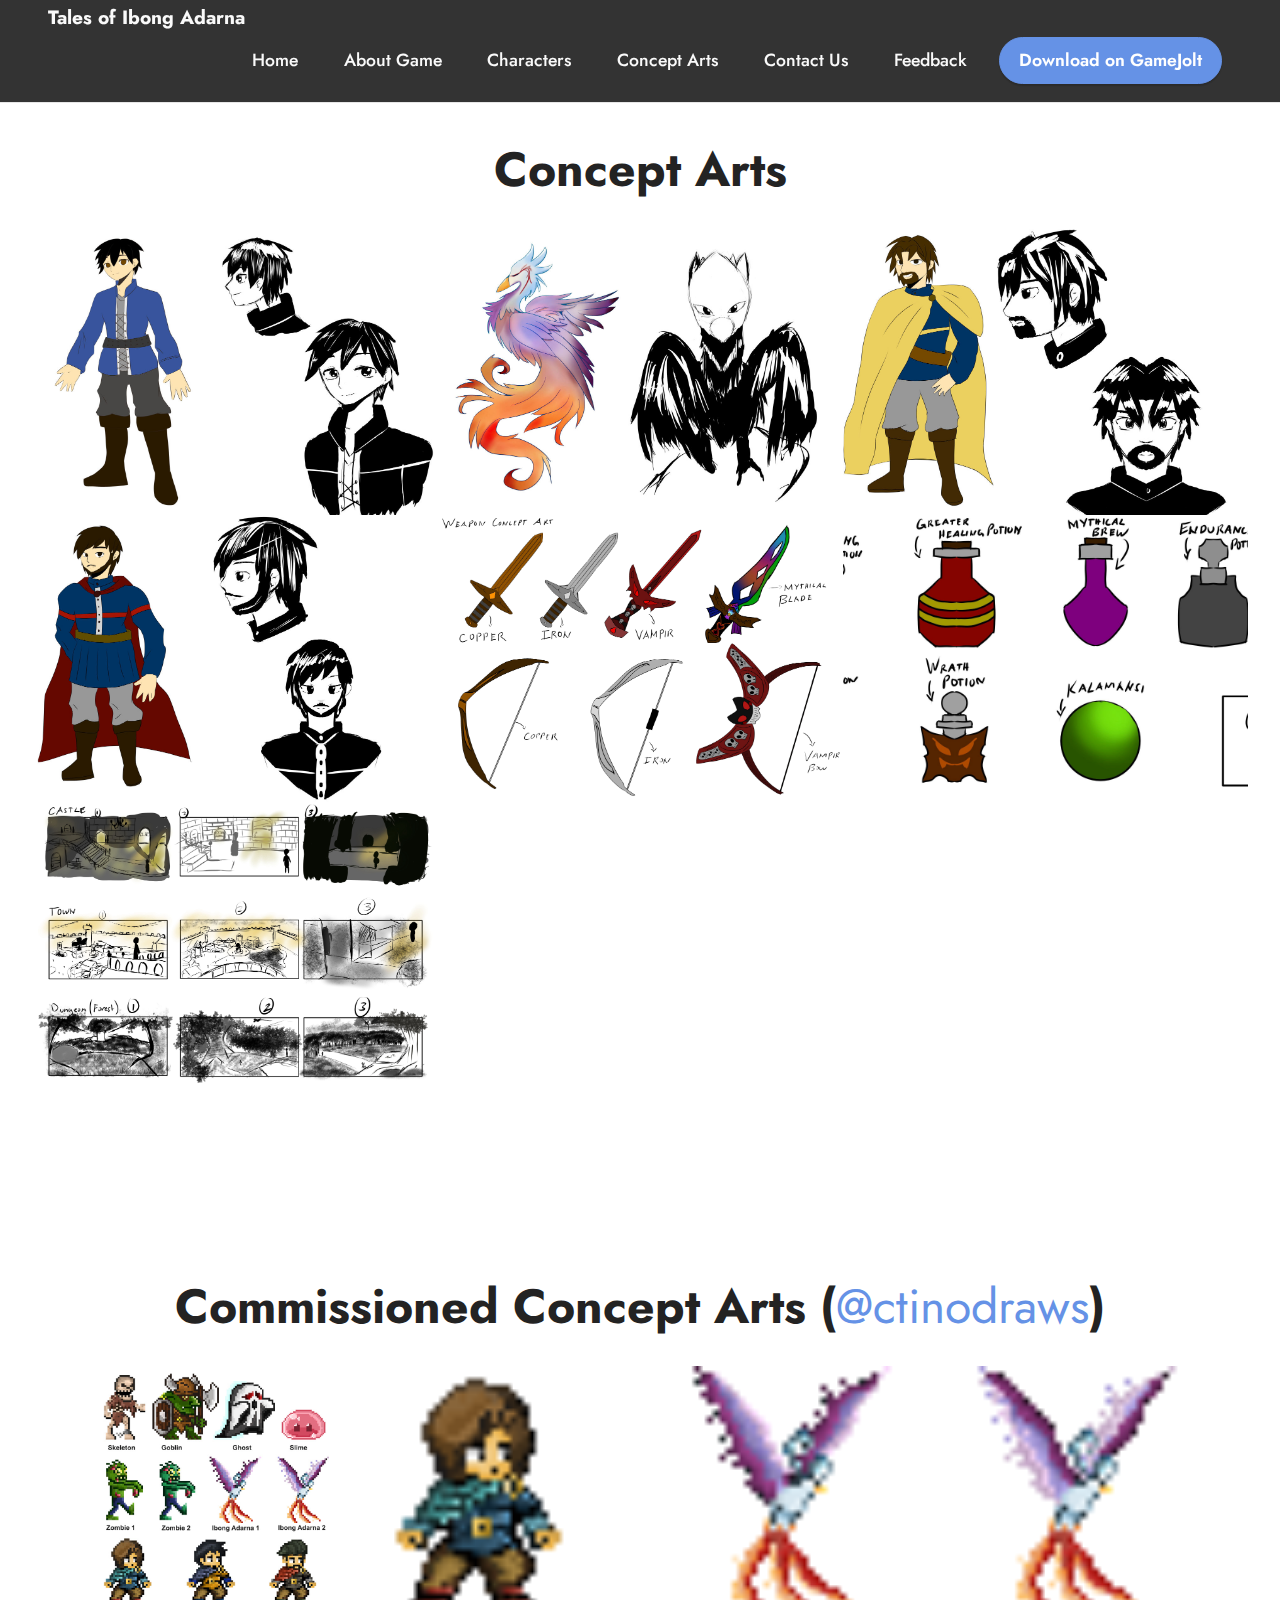
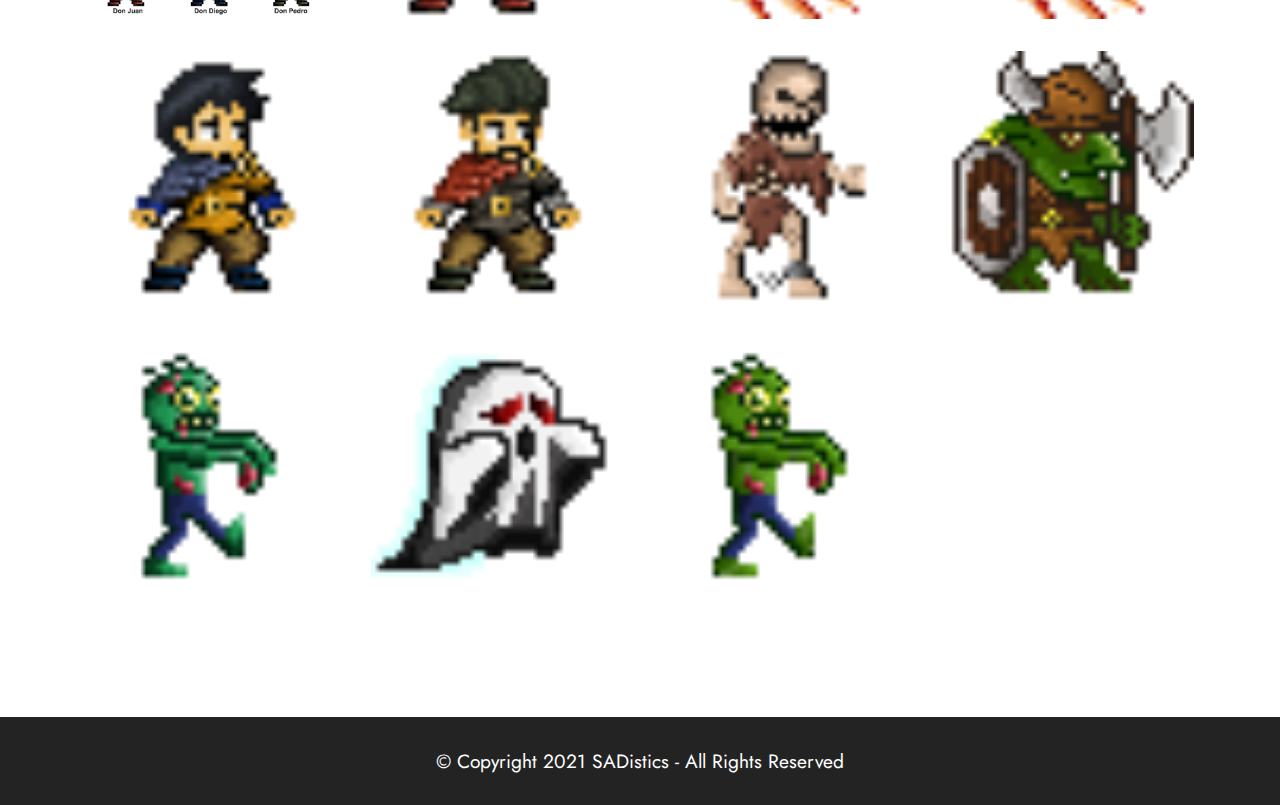
<file: Concept Art.html>
<!DOCTYPE html>
<html  >
<head>
  <!-- Site made with Mobirise Website Builder v5.4.1, https://mobirise.com -->
  <meta charset="UTF-8">
  <meta http-equiv="X-UA-Compatible" content="IE=edge">
  <meta name="generator" content="Mobirise v5.4.1, mobirise.com">
  <meta name="viewport" content="width=device-width, initial-scale=1, minimum-scale=1">
  <link rel="shortcut icon" href="assets/images/ibong-adarna-modified-128x128.png" type="image/x-icon">
  <meta name="description" content="">
  
  
  <title>Concept Art</title>
  <link rel="stylesheet" href="assets/web/assets/mobirise-icons2/mobirise2.css">
  <link rel="stylesheet" href="assets/bootstrap/css/bootstrap.min.css">
  <link rel="stylesheet" href="assets/bootstrap/css/bootstrap-grid.min.css">
  <link rel="stylesheet" href="assets/bootstrap/css/bootstrap-reboot.min.css">
  <link rel="stylesheet" href="assets/dropdown/css/style.css">
  <link rel="stylesheet" href="assets/socicon/css/styles.css">
  <link rel="stylesheet" href="assets/theme/css/style.css">
  <link rel="preload" href="https://fonts.googleapis.com/css?family=Jost:100,200,300,400,500,600,700,800,900,100i,200i,300i,400i,500i,600i,700i,800i,900i&display=swap" as="style" onload="this.onload=null;this.rel='stylesheet'">
  <noscript><link rel="stylesheet" href="https://fonts.googleapis.com/css?family=Jost:100,200,300,400,500,600,700,800,900,100i,200i,300i,400i,500i,600i,700i,800i,900i&display=swap"></noscript>
  <link rel="preload" as="style" href="assets/mobirise/css/mbr-additional.css"><link rel="stylesheet" href="assets/mobirise/css/mbr-additional.css" type="text/css">
  
  
  
  
</head>
<body>
  
  <section data-bs-version="5.1" class="menu cid-s48OLK6784" once="menu" id="menu1-w">
    
    <nav class="navbar navbar-dropdown navbar-fixed-top navbar-expand-lg">
        <div class="container-fluid">
            <div class="navbar-brand">
                
                <span class="navbar-caption-wrap"><a class="navbar-caption text-white text-primary display-7" href="index.html">Tales of Ibong Adarna</a></span>
            </div>
            <button class="navbar-toggler" type="button" data-toggle="collapse" data-bs-toggle="collapse" data-target="#navbarSupportedContent" data-bs-target="#navbarSupportedContent" aria-controls="navbarNavAltMarkup" aria-expanded="false" aria-label="Toggle navigation">
                <div class="hamburger">
                    <span></span>
                    <span></span>
                    <span></span>
                    <span></span>
                </div>
            </button>
            <div class="collapse navbar-collapse" id="navbarSupportedContent">
                <ul class="navbar-nav nav-dropdown" data-app-modern-menu="true"><li class="nav-item"><a class="nav-link link text-white text-primary display-4" href="index.html">Home</a></li>
                    <li class="nav-item"><a class="nav-link link text-white text-primary display-4" href="index.html#content4-m">About Game</a></li><li class="nav-item"><a class="nav-link link text-white text-primary display-4" href="Characters.html">Characters</a></li><li class="nav-item"><a class="nav-link link text-white text-primary display-4" href="Concept Art.html">Concept Arts</a></li><li class="nav-item"><a class="nav-link link text-white text-primary display-4" href="index.html#contacts4-r">Contact Us</a></li><li class="nav-item"><a class="nav-link link text-white text-primary display-4" href="index.html#form5-17">Feedback</a></li></ul>
                
                <div class="navbar-buttons mbr-section-btn"><a class="btn btn-primary display-4" href="https://gamejolt.com/games/TOIA/654163">Download on GameJolt</a></div>
            </div>
        </div>
    </nav>

</section>

<section data-bs-version="5.1" class="gallery6 mbr-gallery cid-sMXfgdiOrG" id="gallery6-15">
    

    

    <div class="container-fluid">
        <div class="mbr-section-head">
            <h3 class="mbr-section-title mbr-fonts-style align-center m-0 display-2"><strong>Concept Arts</strong></h3>
            
        </div>
        <div class="row mbr-gallery mt-4">
            <div class="col-12 col-md-6 col-lg-4 item gallery-image active">
                <div class="item-wrapper" data-toggle="modal" data-bs-toggle="modal" data-target="#sQijrXR8iY-modal" data-bs-target="#sQijrXR8iY-modal">
                    <img class="w-100" src="assets/images/don-juan-1288x911.jpg" alt="" data-slide-to="0" data-bs-slide-to="0" data-target="#lb-sQijrXR8iY" data-bs-target="#lb-sQijrXR8iY">
                    <div class="icon-wrapper">
                        <span class="mobi-mbri mobi-mbri-search mbr-iconfont mbr-iconfont-btn"></span>
                    </div>
                </div>
                
            </div>
            <div class="col-12 col-md-6 col-lg-4 item gallery-image">
                <div class="item-wrapper" data-toggle="modal" data-bs-toggle="modal" data-target="#sQijrXR8iY-modal" data-bs-target="#sQijrXR8iY-modal">
                    <img class="w-100" src="assets/images/ibong-adarna-1288x911.jpg" alt="" data-slide-to="1" data-bs-slide-to="1" data-target="#lb-sQijrXR8iY" data-bs-target="#lb-sQijrXR8iY">
                    <div class="icon-wrapper">
                        <span class="mobi-mbri mobi-mbri-search mbr-iconfont mbr-iconfont-btn"></span>
                    </div>
                </div>
                
            </div>
            <div class="col-12 col-md-6 col-lg-4 item gallery-image">
                <div class="item-wrapper" data-toggle="modal" data-bs-toggle="modal" data-target="#sQijrXR8iY-modal" data-bs-target="#sQijrXR8iY-modal">
                    <img class="w-100" src="assets/images/don-pedro-1288x911.jpg" alt="" data-slide-to="2" data-bs-slide-to="2" data-target="#lb-sQijrXR8iY" data-bs-target="#lb-sQijrXR8iY">
                    <div class="icon-wrapper">
                        <span class="mobi-mbri mobi-mbri-search mbr-iconfont mbr-iconfont-btn"></span>
                    </div>
                </div>
                
            </div>
            <div class="col-12 col-md-6 col-lg-4 item gallery-image">
                <div class="item-wrapper" data-toggle="modal" data-bs-toggle="modal" data-target="#sQijrXR8iY-modal" data-bs-target="#sQijrXR8iY-modal">
                    <img class="w-100" src="assets/images/don-diego-1288x911.jpg" alt="" data-slide-to="3" data-bs-slide-to="3" data-target="#lb-sQijrXR8iY" data-bs-target="#lb-sQijrXR8iY">
                    <div class="icon-wrapper">
                        <span class="mobi-mbri mobi-mbri-search mbr-iconfont mbr-iconfont-btn"></span>
                    </div>
                </div>
                
            </div><div class="col-12 col-md-6 col-lg-4 item gallery-image">
                <div class="item-wrapper" data-toggle="modal" data-bs-toggle="modal" data-target="#sQijrXR8iY-modal" data-bs-target="#sQijrXR8iY-modal">
                    <img class="w-100" src="assets/images/weapon-concept-art-4960x3508.jpg" alt="" data-slide-to="4" data-bs-slide-to="4" data-target="#lb-sQijrXR8iY" data-bs-target="#lb-sQijrXR8iY">
                    <div class="icon-wrapper">
                        <span class="mobi-mbri mobi-mbri-search mbr-iconfont mbr-iconfont-btn"></span>
                    </div>
                </div>
                
            </div><div class="col-12 col-md-6 col-lg-4 item gallery-image">
                <div class="item-wrapper" data-toggle="modal" data-bs-toggle="modal" data-target="#sQijrXR8iY-modal" data-bs-target="#sQijrXR8iY-modal">
                    <img class="w-100" src="assets/images/consumable-concept-art-4960x1500.jpg" alt="" data-slide-to="5" data-bs-slide-to="5" data-target="#lb-sQijrXR8iY" data-bs-target="#lb-sQijrXR8iY">
                    <div class="icon-wrapper">
                        <span class="mobi-mbri mobi-mbri-search mbr-iconfont mbr-iconfont-btn"></span>
                    </div>
                </div>
                
            </div><div class="col-12 col-md-6 col-lg-4 item gallery-image">
                <div class="item-wrapper" data-toggle="modal" data-bs-toggle="modal" data-target="#sQijrXR8iY-modal" data-bs-target="#sQijrXR8iY-modal">
                    <img class="w-100" src="assets/images/environment-concept-art-4960x3508.jpg" alt="" data-slide-to="6" data-bs-slide-to="6" data-target="#lb-sQijrXR8iY" data-bs-target="#lb-sQijrXR8iY">
                    <div class="icon-wrapper">
                        <span class="mobi-mbri mobi-mbri-search mbr-iconfont mbr-iconfont-btn"></span>
                    </div>
                </div>
                
            </div>
        </div>

        <div class="modal mbr-slider" tabindex="-1" role="dialog" aria-hidden="true" id="sQijrXR8iY-modal">
            <div class="modal-dialog" role="document">
                <div class="modal-content">
                    <div class="modal-body">
                        <div class="carousel slide" id="lb-sQijrXR8iY" data-interval="5000" data-bs-interval="5000">
                            <div class="carousel-inner">
                                <div class="carousel-item active">
                                    <img class="d-block w-100" src="assets/images/don-juan-1288x911.jpg" alt="">
                                </div>
                                <div class="carousel-item">
                                    <img class="d-block w-100" src="assets/images/ibong-adarna-1288x911.jpg" alt="">
                                </div>
                                <div class="carousel-item">
                                    <img class="d-block w-100" src="assets/images/don-pedro-1288x911.jpg" alt="">
                                </div>
                                <div class="carousel-item">
                                    <img class="d-block w-100" src="assets/images/don-diego-1288x911.jpg" alt="">
                                </div><div class="carousel-item">
                                    <img class="d-block w-100" src="assets/images/weapon-concept-art-4960x3508.jpg" alt="">
                                </div><div class="carousel-item">
                                    <img class="d-block w-100" src="assets/images/consumable-concept-art-4960x1500.jpg" alt="">
                                </div><div class="carousel-item">
                                    <img class="d-block w-100" src="assets/images/environment-concept-art-4960x3508.jpg" alt="">
                                </div>
                            </div>
                            <ol class="carousel-indicators">
                                <li data-slide-to="0" data-bs-slide-to="0" class="active" data-target="#lb-sQijrXR8iY" data-bs-target="#lb-sQijrXR8iY"></li>
                                <li data-slide-to="1" data-bs-slide-to="1" data-target="#lb-sQijrXR8iY" data-bs-target="#lb-sQijrXR8iY"></li>
                                <li data-slide-to="2" data-bs-slide-to="2" data-target="#lb-sQijrXR8iY" data-bs-target="#lb-sQijrXR8iY"></li>
                                <li data-slide-to="3" data-bs-slide-to="3" data-target="#lb-sQijrXR8iY" data-bs-target="#lb-sQijrXR8iY"></li><li data-slide-to="4" data-bs-slide-to="4" data-target="#lb-sQijrXR8iY" data-bs-target="#lb-sQijrXR8iY"></li><li data-slide-to="5" data-bs-slide-to="5" data-target="#lb-sQijrXR8iY" data-bs-target="#lb-sQijrXR8iY"></li><li data-slide-to="6" data-bs-slide-to="6" data-target="#lb-sQijrXR8iY" data-bs-target="#lb-sQijrXR8iY"></li>
                            </ol>
                            <a role="button" href="" class="close" data-dismiss="modal" data-bs-dismiss="modal" aria-label="Close">
                            </a>
                            <a class="carousel-control-prev carousel-control" role="button" data-slide="prev" data-bs-slide="prev" href="#lb-sQijrXR8iY">
                                <span class="mobi-mbri mobi-mbri-arrow-prev" aria-hidden="true"></span>
                                <span class="sr-only visually-hidden">Previous</span>
                            </a>
                            <a class="carousel-control-next carousel-control" role="button" data-slide="next" data-bs-slide="next" href="#lb-sQijrXR8iY">
                                <span class="mobi-mbri mobi-mbri-arrow-next" aria-hidden="true"></span>
                                <span class="sr-only visually-hidden">Next</span>
                            </a>
                        </div>
                    </div>
                </div>
            </div>
        </div>
    </div>
</section>

<section data-bs-version="5.1" class="gallery6 mbr-gallery cid-sMXg0SLhHz" id="gallery6-16">
    

    

    <div class="container">
        <div class="mbr-section-head">
            <h3 class="mbr-section-title mbr-fonts-style align-center m-0 display-2"><strong>Commissioned Concept Arts (<a href="https://www.instagram.com/ctinodraws/" class="text-primary" target="_blank">@ctinodraws</a>)</strong></h3>
            
        </div>
        <div class="row mbr-gallery mt-4">
            <div class="col-12 col-md-6 col-lg-3 item gallery-image active">
                <div class="item-wrapper" data-toggle="modal" data-bs-toggle="modal" data-target="#sQijrZaabL-modal" data-bs-target="#sQijrZaabL-modal">
                    <img class="w-100" src="assets/images/all-final-jpeg-800x800.jpg" alt="" data-slide-to="0" data-bs-slide-to="0" data-target="#lb-sQijrZaabL" data-bs-target="#lb-sQijrZaabL">
                    <div class="icon-wrapper">
                        <span class="mobi-mbri mobi-mbri-search mbr-iconfont mbr-iconfont-btn"></span>
                    </div>
                </div>
                
            </div><div class="col-12 col-md-6 col-lg-3 item gallery-image">
                <div class="item-wrapper" data-toggle="modal" data-bs-toggle="modal" data-target="#sQijrZaabL-modal" data-bs-target="#sQijrZaabL-modal">
                    <img class="w-100" src="assets/images/don-juan-png-40x40.png" alt="" data-slide-to="1" data-bs-slide-to="1" data-target="#lb-sQijrZaabL" data-bs-target="#lb-sQijrZaabL">
                    <div class="icon-wrapper">
                        <span class="mobi-mbri mobi-mbri-search mbr-iconfont mbr-iconfont-btn"></span>
                    </div>
                </div>
                
            </div>
            <div class="col-12 col-md-6 col-lg-3 item gallery-image">
                <div class="item-wrapper" data-toggle="modal" data-bs-toggle="modal" data-target="#sQijrZaabL-modal" data-bs-target="#sQijrZaabL-modal">
                    <img class="w-100" src="assets/images/ibong-adarna-png-1-40x40.png" alt="" data-slide-to="2" data-bs-slide-to="2" data-target="#lb-sQijrZaabL" data-bs-target="#lb-sQijrZaabL">
                    <div class="icon-wrapper">
                        <span class="mobi-mbri mobi-mbri-search mbr-iconfont mbr-iconfont-btn"></span>
                    </div>
                </div>
                
            </div><div class="col-12 col-md-6 col-lg-3 item gallery-image">
                <div class="item-wrapper" data-toggle="modal" data-bs-toggle="modal" data-target="#sQijrZaabL-modal" data-bs-target="#sQijrZaabL-modal">
                    <img class="w-100" src="assets/images/ibong-adarna-png-2-40x40.png" alt="" data-slide-to="3" data-bs-slide-to="3" data-target="#lb-sQijrZaabL" data-bs-target="#lb-sQijrZaabL">
                    <div class="icon-wrapper">
                        <span class="mobi-mbri mobi-mbri-search mbr-iconfont mbr-iconfont-btn"></span>
                    </div>
                </div>
                
            </div>
            <div class="col-12 col-md-6 col-lg-3 item gallery-image">
                <div class="item-wrapper" data-toggle="modal" data-bs-toggle="modal" data-target="#sQijrZaabL-modal" data-bs-target="#sQijrZaabL-modal">
                    <img class="w-100" src="assets/images/don-diego-40x40.png" alt="" data-slide-to="4" data-bs-slide-to="4" data-target="#lb-sQijrZaabL" data-bs-target="#lb-sQijrZaabL">
                    <div class="icon-wrapper">
                        <span class="mobi-mbri mobi-mbri-search mbr-iconfont mbr-iconfont-btn"></span>
                    </div>
                </div>
                
            </div>
            <div class="col-12 col-md-6 col-lg-3 item gallery-image">
                <div class="item-wrapper" data-toggle="modal" data-bs-toggle="modal" data-target="#sQijrZaabL-modal" data-bs-target="#sQijrZaabL-modal">
                    <img class="w-100" src="assets/images/don-pedro-png-40x40.png" alt="" data-slide-to="5" data-bs-slide-to="5" data-target="#lb-sQijrZaabL" data-bs-target="#lb-sQijrZaabL">
                    <div class="icon-wrapper">
                        <span class="mobi-mbri mobi-mbri-search mbr-iconfont mbr-iconfont-btn"></span>
                    </div>
                </div>
                
            </div><div class="col-12 col-md-6 col-lg-3 item gallery-image">
                <div class="item-wrapper" data-toggle="modal" data-bs-toggle="modal" data-target="#sQijrZaabL-modal" data-bs-target="#sQijrZaabL-modal">
                    <img class="w-100" src="assets/images/skeleton-png-40x40.png" alt="" data-slide-to="6" data-bs-slide-to="6" data-target="#lb-sQijrZaabL" data-bs-target="#lb-sQijrZaabL">
                    <div class="icon-wrapper">
                        <span class="mobi-mbri mobi-mbri-search mbr-iconfont mbr-iconfont-btn"></span>
                    </div>
                </div>
                
            </div><div class="col-12 col-md-6 col-lg-3 item gallery-image">
                <div class="item-wrapper" data-toggle="modal" data-bs-toggle="modal" data-target="#sQijrZaabL-modal" data-bs-target="#sQijrZaabL-modal">
                    <img class="w-100" src="assets/images/goblin-40x40.png" alt="" data-slide-to="7" data-bs-slide-to="7" data-target="#lb-sQijrZaabL" data-bs-target="#lb-sQijrZaabL">
                    <div class="icon-wrapper">
                        <span class="mobi-mbri mobi-mbri-search mbr-iconfont mbr-iconfont-btn"></span>
                    </div>
                </div>
                
            </div><div class="col-12 col-md-6 col-lg-3 item gallery-image">
                <div class="item-wrapper" data-toggle="modal" data-bs-toggle="modal" data-target="#sQijrZaabL-modal" data-bs-target="#sQijrZaabL-modal">
                    <img class="w-100" src="assets/images/zombie-png-1-40x40.png" alt="" data-slide-to="8" data-bs-slide-to="8" data-target="#lb-sQijrZaabL" data-bs-target="#lb-sQijrZaabL">
                    <div class="icon-wrapper">
                        <span class="mobi-mbri mobi-mbri-search mbr-iconfont mbr-iconfont-btn"></span>
                    </div>
                </div>
                
            </div><div class="col-12 col-md-6 col-lg-3 item gallery-image">
                <div class="item-wrapper" data-toggle="modal" data-bs-toggle="modal" data-target="#sQijrZaabL-modal" data-bs-target="#sQijrZaabL-modal">
                    <img class="w-100" src="assets/images/ghost-png-40x40.png" alt="" data-slide-to="9" data-bs-slide-to="9" data-target="#lb-sQijrZaabL" data-bs-target="#lb-sQijrZaabL">
                    <div class="icon-wrapper">
                        <span class="mobi-mbri mobi-mbri-search mbr-iconfont mbr-iconfont-btn"></span>
                    </div>
                </div>
                
            </div><div class="col-12 col-md-6 col-lg-3 item gallery-image">
                <div class="item-wrapper" data-toggle="modal" data-bs-toggle="modal" data-target="#sQijrZaabL-modal" data-bs-target="#sQijrZaabL-modal">
                    <img class="w-100" src="assets/images/zombie-png-2-40x40.png" alt="" data-slide-to="10" data-bs-slide-to="10" data-target="#lb-sQijrZaabL" data-bs-target="#lb-sQijrZaabL">
                    <div class="icon-wrapper">
                        <span class="mobi-mbri mobi-mbri-search mbr-iconfont mbr-iconfont-btn"></span>
                    </div>
                </div>
                
            </div>
        </div>

        <div class="modal mbr-slider" tabindex="-1" role="dialog" aria-hidden="true" id="sQijrZaabL-modal">
            <div class="modal-dialog" role="document">
                <div class="modal-content">
                    <div class="modal-body">
                        <div class="carousel slide carousel-fade" id="lb-sQijrZaabL" data-interval="5000" data-bs-interval="5000">
                            <div class="carousel-inner">
                                <div class="carousel-item active">
                                    <img class="d-block w-100" src="assets/images/all-final-jpeg-800x800.jpg" alt="">
                                </div><div class="carousel-item">
                                    <img class="d-block w-100" src="assets/images/don-juan-png-40x40.png" alt="">
                                </div>
                                <div class="carousel-item">
                                    <img class="d-block w-100" src="assets/images/ibong-adarna-png-1-40x40.png" alt="">
                                </div><div class="carousel-item">
                                    <img class="d-block w-100" src="assets/images/ibong-adarna-png-2-40x40.png" alt="">
                                </div>
                                <div class="carousel-item">
                                    <img class="d-block w-100" src="assets/images/don-diego-40x40.png" alt="">
                                </div>
                                <div class="carousel-item">
                                    <img class="d-block w-100" src="assets/images/don-pedro-png-40x40.png" alt="">
                                </div><div class="carousel-item">
                                    <img class="d-block w-100" src="assets/images/skeleton-png-40x40.png" alt="">
                                </div><div class="carousel-item">
                                    <img class="d-block w-100" src="assets/images/goblin-40x40.png" alt="">
                                </div><div class="carousel-item">
                                    <img class="d-block w-100" src="assets/images/zombie-png-1-40x40.png" alt="">
                                </div><div class="carousel-item">
                                    <img class="d-block w-100" src="assets/images/ghost-png-40x40.png" alt="">
                                </div><div class="carousel-item">
                                    <img class="d-block w-100" src="assets/images/zombie-png-2-40x40.png" alt="">
                                </div>
                            </div>
                            <ol class="carousel-indicators">
                                <li data-slide-to="0" data-bs-slide-to="0" class="active" data-target="#lb-sQijrZaabL" data-bs-target="#lb-sQijrZaabL"></li>
                                <li data-slide-to="1" data-bs-slide-to="1" data-target="#lb-sQijrZaabL" data-bs-target="#lb-sQijrZaabL"></li><li data-slide-to="2" data-bs-slide-to="2" data-target="#lb-sQijrZaabL" data-bs-target="#lb-sQijrZaabL"></li>
                                <li data-slide-to="3" data-bs-slide-to="3" data-target="#lb-sQijrZaabL" data-bs-target="#lb-sQijrZaabL"></li>
                                <li data-slide-to="4" data-bs-slide-to="4" data-target="#lb-sQijrZaabL" data-bs-target="#lb-sQijrZaabL"></li><li data-slide-to="5" data-bs-slide-to="5" data-target="#lb-sQijrZaabL" data-bs-target="#lb-sQijrZaabL"></li><li data-slide-to="6" data-bs-slide-to="6" data-target="#lb-sQijrZaabL" data-bs-target="#lb-sQijrZaabL"></li><li data-slide-to="7" data-bs-slide-to="7" data-target="#lb-sQijrZaabL" data-bs-target="#lb-sQijrZaabL"></li><li data-slide-to="8" data-bs-slide-to="8" data-target="#lb-sQijrZaabL" data-bs-target="#lb-sQijrZaabL"></li><li data-slide-to="9" data-bs-slide-to="9" data-target="#lb-sQijrZaabL" data-bs-target="#lb-sQijrZaabL"></li><li data-slide-to="10" data-bs-slide-to="10" data-target="#lb-sQijrZaabL" data-bs-target="#lb-sQijrZaabL"></li>
                            </ol>
                            <a role="button" href="" class="close" data-dismiss="modal" data-bs-dismiss="modal" aria-label="Close">
                            </a>
                            <a class="carousel-control-prev carousel-control" role="button" data-slide="prev" data-bs-slide="prev" href="#lb-sQijrZaabL">
                                <span class="mobi-mbri mobi-mbri-arrow-prev" aria-hidden="true"></span>
                                <span class="sr-only visually-hidden">Previous</span>
                            </a>
                            <a class="carousel-control-next carousel-control" role="button" data-slide="next" data-bs-slide="next" href="#lb-sQijrZaabL">
                                <span class="mobi-mbri mobi-mbri-arrow-next" aria-hidden="true"></span>
                                <span class="sr-only visually-hidden">Next</span>
                            </a>
                        </div>
                    </div>
                </div>
            </div>
        </div>
    </div>
</section>

<section data-bs-version="5.1" class="footer7 cid-sMX9GdyUiE" once="footers" id="footer7-x">

    

    

    <div class="container">
        <div class="media-container-row align-center mbr-white">
            <div class="col-12">
                <p class="mbr-text mb-0 mbr-fonts-style display-7">
                    © Copyright 2021 SADistics - All Rights Reserved
                </p>
            </div>
        </div>
    </div>
</section><section style="background-color: #fff; font-family: -apple-system, BlinkMacSystemFont, 'Segoe UI', 'Roboto', 'Helvetica Neue', Arial, sans-serif; color:#aaa; font-size:0px; padding: 0; align-items: center; display: flex;"><a href="https://mobirise.site/h" style="flex: 1 1; height: 0rem; padding-left: 0rem;"></a><p style="flex: 0 0 auto; margin:0; padding-right:0rem;">Mobirise web maker - <a href="https://mobirise.site/o" style="color:#aaa;">See here</a></p></section><script src="assets/bootstrap/js/bootstrap.bundle.min.js"></script>  <script src="assets/smoothscroll/smooth-scroll.js"></script>  <script src="assets/ytplayer/index.js"></script>  <script src="assets/dropdown/js/navbar-dropdown.js"></script>  <script src="assets/theme/js/script.js"></script>  
  
  
 <div id="scrollToTop" class="scrollToTop mbr-arrow-up"><a style="text-align: center;"><i class="mbr-arrow-up-icon mbr-arrow-up-icon-cm cm-icon cm-icon-smallarrow-up"></i></a></div>
  </body>
</html>
</file>
<file: assets/web/assets/mobirise-icons2/mobirise2.css>
@font-face {
  font-family: 'Moririse2';
  font-display: swap;
  src:  url('mobirise2.eot?f2bix4');
  src:  url('mobirise2.eot?f2bix4#iefix') format('embedded-opentype'),
    url('mobirise2.ttf?f2bix4') format('truetype'),
    url('mobirise2.woff?f2bix4') format('woff'),
    url('mobirise2.svg?f2bix4#mobirise2') format('svg');
  font-weight: normal;
  font-style: normal;
}

[class^="mobi-"], [class*=" mobi-"] {
  /* use !important to prevent issues with browser extensions that change fonts */
  font-family: 'Moririse2' !important;
  speak: none;
  font-style: normal;
  font-weight: normal;
  font-variant: normal;
  text-transform: none;
  line-height: 1;

  /* Better Font Rendering =========== */
  -webkit-font-smoothing: antialiased;
  -moz-osx-font-smoothing: grayscale;
}

.mobi-mbri-add-submenu:before {
  content: "\e900";
}
.mobi-mbri-alert:before {
  content: "\e901";
}
.mobi-mbri-align-center:before {
  content: "\e902";
}
.mobi-mbri-align-justify:before {
  content: "\e903";
}
.mobi-mbri-align-left:before {
  content: "\e904";
}
.mobi-mbri-align-right:before {
  content: "\e905";
}
.mobi-mbri-android:before {
  content: "\e906";
}
.mobi-mbri-apple:before {
  content: "\e907";
}
.mobi-mbri-arrow-down:before {
  content: "\e908";
}
.mobi-mbri-arrow-next:before {
  content: "\e909";
}
.mobi-mbri-arrow-prev:before {
  content: "\e90a";
}
.mobi-mbri-arrow-up:before {
  content: "\e90b";
}
.mobi-mbri-bold:before {
  content: "\e90c";
}
.mobi-mbri-bookmark:before {
  content: "\e90d";
}
.mobi-mbri-bootstrap:before {
  content: "\e90e";
}
.mobi-mbri-briefcase:before {
  content: "\e90f";
}
.mobi-mbri-browse:before {
  content: "\e910";
}
.mobi-mbri-bulleted-list:before {
  content: "\e911";
}
.mobi-mbri-calendar:before {
  content: "\e912";
}
.mobi-mbri-camera:before {
  content: "\e913";
}
.mobi-mbri-cart-add:before {
  content: "\e914";
}
.mobi-mbri-cart-full:before {
  content: "\e915";
}
.mobi-mbri-cash:before {
  content: "\e916";
}
.mobi-mbri-change-style:before {
  content: "\e917";
}
.mobi-mbri-chat:before {
  content: "\e918";
}
.mobi-mbri-clock:before {
  content: "\e919";
}
.mobi-mbri-close:before {
  content: "\e91a";
}
.mobi-mbri-cloud:before {
  content: "\e91b";
}
.mobi-mbri-code:before {
  content: "\e91c";
}
.mobi-mbri-contact-form:before {
  content: "\e91d";
}
.mobi-mbri-credit-card:before {
  content: "\e91e";
}
.mobi-mbri-cursor-click:before {
  content: "\e91f";
}
.mobi-mbri-cust-feedback:before {
  content: "\e920";
}
.mobi-mbri-database:before {
  content: "\e921";
}
.mobi-mbri-delivery:before {
  content: "\e922";
}
.mobi-mbri-desktop:before {
  content: "\e923";
}
.mobi-mbri-devices:before {
  content: "\e924";
}
.mobi-mbri-down:before {
  content: "\e925";
}
.mobi-mbri-download-2:before {
  content: "\e926";
}
.mobi-mbri-download:before {
  content: "\e927";
}
.mobi-mbri-drag-n-drop-2:before {
  content: "\e928";
}
.mobi-mbri-drag-n-drop:before {
  content: "\e929";
}
.mobi-mbri-edit-2:before {
  content: "\e92a";
}
.mobi-mbri-edit:before {
  content: "\e92b";
}
.mobi-mbri-error:before {
  content: "\e92c";
}
.mobi-mbri-extension:before {
  content: "\e92d";
}
.mobi-mbri-features:before {
  content: "\e92e";
}
.mobi-mbri-file:before {
  content: "\e92f";
}
.mobi-mbri-flag:before {
  content: "\e930";
}
.mobi-mbri-folder:before {
  content: "\e931";
}
.mobi-mbri-gift:before {
  content: "\e932";
}
.mobi-mbri-github:before {
  content: "\e933";
}
.mobi-mbri-globe-2:before {
  content: "\e934";
}
.mobi-mbri-globe:before {
  content: "\e935";
}
.mobi-mbri-growing-chart:before {
  content: "\e936";
}
.mobi-mbri-hearth:before {
  content: "\e937";
}
.mobi-mbri-help:before {
  content: "\e938";
}
.mobi-mbri-home:before {
  content: "\e939";
}
.mobi-mbri-hot-cup:before {
  content: "\e93a";
}
.mobi-mbri-idea:before {
  content: "\e93b";
}
.mobi-mbri-image-gallery:before {
  content: "\e93c";
}
.mobi-mbri-image-slider:before {
  content: "\e93d";
}
.mobi-mbri-info:before {
  content: "\e93e";
}
.mobi-mbri-italic:before {
  content: "\e93f";
}
.mobi-mbri-key:before {
  content: "\e940";
}
.mobi-mbri-laptop:before {
  content: "\e941";
}
.mobi-mbri-layers:before {
  content: "\e942";
}
.mobi-mbri-left-right:before {
  content: "\e943";
}
.mobi-mbri-left:before {
  content: "\e944";
}
.mobi-mbri-letter:before {
  content: "\e945";
}
.mobi-mbri-like:before {
  content: "\e946";
}
.mobi-mbri-link:before {
  content: "\e947";
}
.mobi-mbri-lock:before {
  content: "\e948";
}
.mobi-mbri-login:before {
  content: "\e949";
}
.mobi-mbri-logout:before {
  content: "\e94a";
}
.mobi-mbri-magic-stick:before {
  content: "\e94b";
}
.mobi-mbri-map-pin:before {
  content: "\e94c";
}
.mobi-mbri-menu:before {
  content: "\e94d";
}
.mobi-mbri-mobile-2:before {
  content: "\e94e";
}
.mobi-mbri-mobile-horizontal:before {
  content: "\e94f";
}
.mobi-mbri-mobile:before {
  content: "\e950";
}
.mobi-mbri-mobirise:before {
  content: "\e951";
}
.mobi-mbri-more-horizontal:before {
  content: "\e952";
}
.mobi-mbri-more-vertical:before {
  content: "\e953";
}
.mobi-mbri-music:before {
  content: "\e954";
}
.mobi-mbri-new-file:before {
  content: "\e955";
}
.mobi-mbri-numbered-list:before {
  content: "\e956";
}
.mobi-mbri-opened-folder:before {
  content: "\e957";
}
.mobi-mbri-pages:before {
  content: "\e958";
}
.mobi-mbri-paper-plane:before {
  content: "\e959";
}
.mobi-mbri-paperclip:before {
  content: "\e95a";
}
.mobi-mbri-phone:before {
  content: "\e95b";
}
.mobi-mbri-photo:before {
  content: "\e95c";
}
.mobi-mbri-photos:before {
  content: "\e95d";
}
.mobi-mbri-pin:before {
  content: "\e95e";
}
.mobi-mbri-play:before {
  content: "\e95f";
}
.mobi-mbri-plus:before {
  content: "\e960";
}
.mobi-mbri-preview:before {
  content: "\e961";
}
.mobi-mbri-print:before {
  content: "\e962";
}
.mobi-mbri-protect:before {
  content: "\e963";
}
.mobi-mbri-question:before {
  content: "\e964";
}
.mobi-mbri-quote-left:before {
  content: "\e965";
}
.mobi-mbri-quote-right:before {
  content: "\e966";
}
.mobi-mbri-redo:before {
  content: "\e967";
}
.mobi-mbri-refresh:before {
  content: "\e968";
}
.mobi-mbri-responsive-2:before {
  content: "\e969";
}
.mobi-mbri-responsive:before {
  content: "\e96a";
}
.mobi-mbri-right:before {
  content: "\e96b";
}
.mobi-mbri-rocket:before {
  content: "\e96c";
}
.mobi-mbri-sad-face:before {
  content: "\e96d";
}
.mobi-mbri-sale:before {
  content: "\e96e";
}
.mobi-mbri-save:before {
  content: "\e96f";
}
.mobi-mbri-search:before {
  content: "\e970";
}
.mobi-mbri-setting-2:before {
  content: "\e971";
}
.mobi-mbri-setting-3:before {
  content: "\e972";
}
.mobi-mbri-setting:before {
  content: "\e973";
}
.mobi-mbri-share:before {
  content: "\e974";
}
.mobi-mbri-shopping-bag:before {
  content: "\e975";
}
.mobi-mbri-shopping-basket:before {
  content: "\e976";
}
.mobi-mbri-shopping-cart:before {
  content: "\e977";
}
.mobi-mbri-sites:before {
  content: "\e978";
}
.mobi-mbri-smile-face:before {
  content: "\e979";
}
.mobi-mbri-speed:before {
  content: "\e97a";
}
.mobi-mbri-star:before {
  content: "\e97b";
}
.mobi-mbri-success:before {
  content: "\e97c";
}
.mobi-mbri-sun:before {
  content: "\e97d";
}
.mobi-mbri-sun2:before {
  content: "\e97e";
}
.mobi-mbri-tablet-vertical:before {
  content: "\e97f";
}
.mobi-mbri-tablet:before {
  content: "\e980";
}
.mobi-mbri-target:before {
  content: "\e981";
}
.mobi-mbri-timer:before {
  content: "\e982";
}
.mobi-mbri-to-ftp:before {
  content: "\e983";
}
.mobi-mbri-to-local-drive:before {
  content: "\e984";
}
.mobi-mbri-touch-swipe:before {
  content: "\e985";
}
.mobi-mbri-touch:before {
  content: "\e986";
}
.mobi-mbri-trash:before {
  content: "\e987";
}
.mobi-mbri-underline:before {
  content: "\e988";
}
.mobi-mbri-undo:before {
  content: "\e989";
}
.mobi-mbri-unlink:before {
  content: "\e98a";
}
.mobi-mbri-unlock:before {
  content: "\e98b";
}
.mobi-mbri-up-down:before {
  content: "\e98c";
}
.mobi-mbri-up:before {
  content: "\e98d";
}
.mobi-mbri-update:before {
  content: "\e98e";
}
.mobi-mbri-upload-2:before {
  content: "\e98f";
}
.mobi-mbri-upload:before {
  content: "\e990";
}
.mobi-mbri-user-2:before {
  content: "\e991";
}
.mobi-mbri-user:before {
  content: "\e992";
}
.mobi-mbri-users:before {
  content: "\e993";
}
.mobi-mbri-video-play:before {
  content: "\e994";
}
.mobi-mbri-video:before {
  content: "\e995";
}
.mobi-mbri-watch:before {
  content: "\e996";
}
.mobi-mbri-website-theme-2:before {
  content: "\e997";
}
.mobi-mbri-website-theme:before {
  content: "\e998";
}
.mobi-mbri-wifi:before {
  content: "\e999";
}
.mobi-mbri-windows:before {
  content: "\e99a";
}
.mobi-mbri-zoom-in:before {
  content: "\e99b";
}
.mobi-mbri-zoom-out:before {
  content: "\e99c";
}
</file>
<file: assets/parallax/jarallax.css>
.jarallax {
    position: relative;
    z-index: 0;
}
.jarallax > .jarallax-img {
    position: absolute;
    object-fit: cover;
    /* support for plugin https://github.com/bfred-it/object-fit-images */
    font-family: 'object-fit: cover;';
    top: 0;
    left: 0;
    width: 100%;
    height: 100%;
    z-index: -1;
}
</file>
<file: assets/dropdown/css/style.css>
.navbar-dropdown {
  left: 0;
  padding: 0;
  position: absolute;
  right: 0;
  top: 0;
  transition: all 0.45s ease;
  z-index: 1030;
  background: #282828; }
  .navbar-dropdown .navbar-logo {
    margin-right: 0.8rem;
    transition: margin 0.3s ease-in-out;
    vertical-align: middle; }
    .navbar-dropdown .navbar-logo img {
      height: 3.125rem;
      transition: all 0.3s ease-in-out; }
    .navbar-dropdown .navbar-logo.mbr-iconfont {
      font-size: 3.125rem;
      line-height: 3.125rem; }
  .navbar-dropdown .navbar-caption {
    font-weight: 700;
    white-space: normal;
    vertical-align: -4px;
    line-height: 3.125rem !important; }
    .navbar-dropdown .navbar-caption, .navbar-dropdown .navbar-caption:hover {
      color: inherit;
      text-decoration: none; }
  .navbar-dropdown .mbr-iconfont + .navbar-caption {
    vertical-align: -1px; }
  .navbar-dropdown.navbar-fixed-top {
    position: fixed; }
  .navbar-dropdown .navbar-brand span {
    vertical-align: -4px; }
  .navbar-dropdown.bg-color.transparent {
    background: none; }
  .navbar-dropdown.navbar-short .navbar-brand {
    padding: 0.625rem 0; }
    .navbar-dropdown.navbar-short .navbar-brand span {
      vertical-align: -1px; }
  .navbar-dropdown.navbar-short .navbar-caption {
    line-height: 2.375rem !important;
    vertical-align: -2px; }
  .navbar-dropdown.navbar-short .navbar-logo {
    margin-right: 0.5rem; }
    .navbar-dropdown.navbar-short .navbar-logo img {
      height: 2.375rem; }
    .navbar-dropdown.navbar-short .navbar-logo.mbr-iconfont {
      font-size: 2.375rem;
      line-height: 2.375rem; }
  .navbar-dropdown.navbar-short .mbr-table-cell {
    height: 3.625rem; }
  .navbar-dropdown .navbar-close {
    left: 0.6875rem;
    position: fixed;
    top: 0.75rem;
    z-index: 1000; }
  .navbar-dropdown .hamburger-icon {
    content: "";
    display: inline-block;
    vertical-align: middle;
    width: 16px;
    -webkit-box-shadow: 0 -6px 0 1px #282828,0 0 0 1px #282828,0 6px 0 1px #282828;
    -moz-box-shadow: 0 -6px 0 1px #282828,0 0 0 1px #282828,0 6px 0 1px #282828;
    box-shadow: 0 -6px 0 1px #282828,0 0 0 1px #282828,0 6px 0 1px #282828; }

.dropdown-menu .dropdown-toggle[data-toggle="dropdown-submenu"]::after {
  border-bottom: 0.35em solid transparent;
  border-left: 0.35em solid;
  border-right: 0;
  border-top: 0.35em solid transparent;
  margin-left: 0.3rem; }

.dropdown-menu .dropdown-item:focus {
  outline: 0; }

.nav-dropdown {
  font-size: 0.75rem;
  font-weight: 500;
  height: auto !important; }
  .nav-dropdown .nav-btn {
    padding-left: 1rem; }
  .nav-dropdown .link {
    margin: .667em 1.667em;
    font-weight: 500;
    padding: 0;
    transition: color .2s ease-in-out; }
    .nav-dropdown .link.dropdown-toggle {
      margin-right: 2.583em; }
      .nav-dropdown .link.dropdown-toggle::after {
        margin-left: .25rem;
        border-top: 0.35em solid;
        border-right: 0.35em solid transparent;
        border-left: 0.35em solid transparent;
        border-bottom: 0; }
      .nav-dropdown .link.dropdown-toggle[aria-expanded="true"] {
        margin: 0;
        padding: 0.667em 3.263em  0.667em 1.667em; }
  .nav-dropdown .link::after,
  .nav-dropdown .dropdown-item::after {
    color: inherit; }
  .nav-dropdown .btn {
    font-size: 0.75rem;
    font-weight: 700;
    letter-spacing: 0;
    margin-bottom: 0;
    padding-left: 1.25rem;
    padding-right: 1.25rem; }
  .nav-dropdown .dropdown-menu {
    border-radius: 0;
    border: 0;
    left: 0;
    margin: 0;
    padding-bottom: 1.25rem;
    padding-top: 1.25rem;
    position: relative; }
  .nav-dropdown .dropdown-submenu {
    margin-left: 0.125rem;
    top: 0; }
  .nav-dropdown .dropdown-item {
    font-weight: 500;
    line-height: 2;
    padding: 0.3846em 4.615em 0.3846em 1.5385em;
    position: relative;
    transition: color .2s ease-in-out, background-color .2s ease-in-out; }
    .nav-dropdown .dropdown-item::after {
      margin-top: -0.3077em;
      position: absolute;
      right: 1.1538em;
      top: 50%; }
    .nav-dropdown .dropdown-item:focus, .nav-dropdown .dropdown-item:hover {
      background: none; }

@media (max-width: 767px) {
  .nav-dropdown.navbar-toggleable-sm {
    bottom: 0;
    display: none;
    left: 0;
    overflow-x: hidden;
    position: fixed;
    top: 0;
    transform: translateX(-100%);
    -ms-transform: translateX(-100%);
    -webkit-transform: translateX(-100%);
    width: 18.75rem;
    z-index: 999; } }
.nav-dropdown.navbar-toggleable-xl {
  bottom: 0;
  display: none;
  left: 0;
  overflow-x: hidden;
  position: fixed;
  top: 0;
  transform: translateX(-100%);
  -ms-transform: translateX(-100%);
  -webkit-transform: translateX(-100%);
  width: 18.75rem;
  z-index: 999; }

.nav-dropdown-sm {
  display: block !important;
  overflow-x: hidden;
  overflow: auto;
  padding-top: 3.875rem; }
  .nav-dropdown-sm::after {
    content: "";
    display: block;
    height: 3rem;
    width: 100%; }
  .nav-dropdown-sm.collapse.in ~ .navbar-close {
    display: block !important; }
  .nav-dropdown-sm.collapsing, .nav-dropdown-sm.collapse.in {
    transform: translateX(0);
    -ms-transform: translateX(0);
    -webkit-transform: translateX(0);
    transition: all 0.25s ease-out;
    -webkit-transition: all 0.25s ease-out;
    background: #282828; }
  .nav-dropdown-sm.collapsing[aria-expanded="false"] {
    transform: translateX(-100%);
    -ms-transform: translateX(-100%);
    -webkit-transform: translateX(-100%); }
  .nav-dropdown-sm .nav-item {
    display: block;
    margin-left: 0 !important;
    padding-left: 0; }
  .nav-dropdown-sm .link,
  .nav-dropdown-sm .dropdown-item {
    border-top: 1px dotted rgba(255, 255, 255, 0.1);
    font-size: 0.8125rem;
    line-height: 1.6;
    margin: 0 !important;
    padding: 0.875rem 2.4rem 0.875rem 1.5625rem !important;
    position: relative;
    white-space: normal; }
    .nav-dropdown-sm .link:focus, .nav-dropdown-sm .link:hover,
    .nav-dropdown-sm .dropdown-item:focus,
    .nav-dropdown-sm .dropdown-item:hover {
      background: rgba(0, 0, 0, 0.2) !important;
      color: #c0a375; }
  .nav-dropdown-sm .nav-btn {
    position: relative;
    padding: 1.5625rem 1.5625rem 0 1.5625rem; }
    .nav-dropdown-sm .nav-btn::before {
      border-top: 1px dotted rgba(255, 255, 255, 0.1);
      content: "";
      left: 0;
      position: absolute;
      top: 0;
      width: 100%; }
    .nav-dropdown-sm .nav-btn + .nav-btn {
      padding-top: 0.625rem; }
      .nav-dropdown-sm .nav-btn + .nav-btn::before {
        display: none; }
  .nav-dropdown-sm .btn {
    padding: 0.625rem 0; }
  .nav-dropdown-sm .dropdown-toggle[data-toggle="dropdown-submenu"]::after {
    margin-left: .25rem;
    border-top: 0.35em solid;
    border-right: 0.35em solid transparent;
    border-left: 0.35em solid transparent;
    border-bottom: 0; }
  .nav-dropdown-sm .dropdown-toggle[data-toggle="dropdown-submenu"][aria-expanded="true"]::after {
    border-top: 0;
    border-right: 0.35em solid transparent;
    border-left: 0.35em solid transparent;
    border-bottom: 0.35em solid; }
  .nav-dropdown-sm .dropdown-menu {
    margin: 0;
    padding: 0;
    position: relative;
    top: 0;
    left: 0;
    width: 100%;
    border: 0;
    float: none;
    border-radius: 0;
    background: none; }
  .nav-dropdown-sm .dropdown-submenu {
    left: 100%;
    margin-left: 0.125rem;
    margin-top: -1.25rem;
    top: 0; }

.navbar-toggleable-sm .nav-dropdown .dropdown-menu {
  position: absolute; }

.navbar-toggleable-sm .nav-dropdown .dropdown-submenu {
  left: 100%;
  margin-left: 0.125rem;
  margin-top: -1.25rem;
  top: 0; }

.navbar-toggleable-sm.opened .nav-dropdown .dropdown-menu {
  position: relative; }

.navbar-toggleable-sm.opened .nav-dropdown .dropdown-submenu {
  left: 0;
  margin-left: 00rem;
  margin-top: 0rem;
  top: 0; }

.is-builder .nav-dropdown.collapsing {
  transition: none !important; }
</file>
<file: assets/socicon/css/styles.css>
@charset "UTF-8";

@font-face {
  font-family: 'Socicon';
  src:  url('../fonts/socicon.eot');
  src:  url('../fonts/socicon.eot?#iefix') format('embedded-opentype'),
    url('../fonts/socicon.woff2') format('woff2'),
    url('../fonts/socicon.ttf') format('truetype'),
    url('../fonts/socicon.woff') format('woff'),
    url('../fonts/socicon.svg#socicon') format('svg');
  font-weight: normal;
  font-style: normal;
  font-display: swap;
}

[data-icon]:before {
  font-family: "socicon" !important;
  content: attr(data-icon);
  font-style: normal !important;
  font-weight: normal !important;
  font-variant: normal !important;
  text-transform: none !important;
  speak: none;
  line-height: 1;
  -webkit-font-smoothing: antialiased;
  -moz-osx-font-smoothing: grayscale;
}

[class^="socicon-"], [class*=" socicon-"] {
  /* use !important to prevent issues with browser extensions that change fonts */
  font-family: 'Socicon' !important;
  speak: none;
  font-style: normal;
  font-weight: normal;
  font-variant: normal;
  text-transform: none;
  line-height: 1;

  /* Better Font Rendering =========== */
  -webkit-font-smoothing: antialiased;
  -moz-osx-font-smoothing: grayscale;
}

.socicon-eitaa:before {
  content: "\e97c";
}
.socicon-soroush:before {
  content: "\e97d";
}
.socicon-bale:before {
  content: "\e97e";
}
.socicon-zazzle:before {
  content: "\e97b";
}
.socicon-society6:before {
  content: "\e97a";
}
.socicon-redbubble:before {
  content: "\e979";
}
.socicon-avvo:before {
  content: "\e978";
}
.socicon-stitcher:before {
  content: "\e977";
}
.socicon-googlehangouts:before {
  content: "\e974";
}
.socicon-dlive:before {
  content: "\e975";
}
.socicon-vsco:before {
  content: "\e976";
}
.socicon-flipboard:before {
  content: "\e973";
}
.socicon-ubuntu:before {
  content: "\e958";
}
.socicon-artstation:before {
  content: "\e959";
}
.socicon-invision:before {
  content: "\e95a";
}
.socicon-torial:before {
  content: "\e95b";
}
.socicon-collectorz:before {
  content: "\e95c";
}
.socicon-seenthis:before {
  content: "\e95d";
}
.socicon-googleplaymusic:before {
  content: "\e95e";
}
.socicon-debian:before {
  content: "\e95f";
}
.socicon-filmfreeway:before {
  content: "\e960";
}
.socicon-gnome:before {
  content: "\e961";
}
.socicon-itchio:before {
  content: "\e962";
}
.socicon-jamendo:before {
  content: "\e963";
}
.socicon-mix:before {
  content: "\e964";
}
.socicon-sharepoint:before {
  content: "\e965";
}
.socicon-tinder:before {
  content: "\e966";
}
.socicon-windguru:before {
  content: "\e967";
}
.socicon-cdbaby:before {
  content: "\e968";
}
.socicon-elementaryos:before {
  content: "\e969";
}
.socicon-stage32:before {
  content: "\e96a";
}
.socicon-tiktok:before {
  content: "\e96b";
}
.socicon-gitter:before {
  content: "\e96c";
}
.socicon-letterboxd:before {
  content: "\e96d";
}
.socicon-threema:before {
  content: "\e96e";
}
.socicon-splice:before {
  content: "\e96f";
}
.socicon-metapop:before {
  content: "\e970";
}
.socicon-naver:before {
  content: "\e971";
}
.socicon-remote:before {
  content: "\e972";
}
.socicon-internet:before {
  content: "\e957";
}
.socicon-moddb:before {
  content: "\e94b";
}
.socicon-indiedb:before {
  content: "\e94c";
}
.socicon-traxsource:before {
  content: "\e94d";
}
.socicon-gamefor:before {
  content: "\e94e";
}
.socicon-pixiv:before {
  content: "\e94f";
}
.socicon-myanimelist:before {
  content: "\e950";
}
.socicon-blackberry:before {
  content: "\e951";
}
.socicon-wickr:before {
  content: "\e952";
}
.socicon-spip:before {
  content: "\e953";
}
.socicon-napster:before {
  content: "\e954";
}
.socicon-beatport:before {
  content: "\e955";
}
.socicon-hackerone:before {
  content: "\e956";
}
.socicon-hackernews:before {
  content: "\e946";
}
.socicon-smashwords:before {
  content: "\e947";
}
.socicon-kobo:before {
  content: "\e948";
}
.socicon-bookbub:before {
  content: "\e949";
}
.socicon-mailru:before {
  content: "\e94a";
}
.socicon-gitlab:before {
  content: "\e945";
}
.socicon-instructables:before {
  content: "\e944";
}
.socicon-portfolio:before {
  content: "\e943";
}
.socicon-codered:before {
  content: "\e940";
}
.socicon-origin:before {
  content: "\e941";
}
.socicon-nextdoor:before {
  content: "\e942";
}
.socicon-udemy:before {
  content: "\e93f";
}
.socicon-livemaster:before {
  content: "\e93e";
}
.socicon-crunchbase:before {
  content: "\e93b";
}
.socicon-homefy:before {
  content: "\e93c";
}
.socicon-calendly:before {
  content: "\e93d";
}
.socicon-realtor:before {
  content: "\e90f";
}
.socicon-tidal:before {
  content: "\e910";
}
.socicon-qobuz:before {
  content: "\e911";
}
.socicon-natgeo:before {
  content: "\e912";
}
.socicon-mastodon:before {
  content: "\e913";
}
.socicon-unsplash:before {
  content: "\e914";
}
.socicon-homeadvisor:before {
  content: "\e915";
}
.socicon-angieslist:before {
  content: "\e916";
}
.socicon-codepen:before {
  content: "\e917";
}
.socicon-slack:before {
  content: "\e918";
}
.socicon-openaigym:before {
  content: "\e919";
}
.socicon-logmein:before {
  content: "\e91a";
}
.socicon-fiverr:before {
  content: "\e91b";
}
.socicon-gotomeeting:before {
  content: "\e91c";
}
.socicon-aliexpress:before {
  content: "\e91d";
}
.socicon-guru:before {
  content: "\e91e";
}
.socicon-appstore:before {
  content: "\e91f";
}
.socicon-homes:before {
  content: "\e920";
}
.socicon-zoom:before {
  content: "\e921";
}
.socicon-alibaba:before {
  content: "\e922";
}
.socicon-craigslist:before {
  content: "\e923";
}
.socicon-wix:before {
  content: "\e924";
}
.socicon-redfin:before {
  content: "\e925";
}
.socicon-googlecalendar:before {
  content: "\e926";
}
.socicon-shopify:before {
  content: "\e927";
}
.socicon-freelancer:before {
  content: "\e928";
}
.socicon-seedrs:before {
  content: "\e929";
}
.socicon-bing:before {
  content: "\e92a";
}
.socicon-doodle:before {
  content: "\e92b";
}
.socicon-bonanza:before {
  content: "\e92c";
}
.socicon-squarespace:before {
  content: "\e92d";
}
.socicon-toptal:before {
  content: "\e92e";
}
.socicon-gust:before {
  content: "\e92f";
}
.socicon-ask:before {
  content: "\e930";
}
.socicon-trulia:before {
  content: "\e931";
}
.socicon-loomly:before {
  content: "\e932";
}
.socicon-ghost:before {
  content: "\e933";
}
.socicon-upwork:before {
  content: "\e934";
}
.socicon-fundable:before {
  content: "\e935";
}
.socicon-booking:before {
  content: "\e936";
}
.socicon-googlemaps:before {
  content: "\e937";
}
.socicon-zillow:before {
  content: "\e938";
}
.socicon-niconico:before {
  content: "\e939";
}
.socicon-toneden:before {
  content: "\e93a";
}
.socicon-augment:before {
  content: "\e908";
}
.socicon-bitbucket:before {
  content: "\e909";
}
.socicon-fyuse:before {
  content: "\e90a";
}
.socicon-yt-gaming:before {
  content: "\e90b";
}
.socicon-sketchfab:before {
  content: "\e90c";
}
.socicon-mobcrush:before {
  content: "\e90d";
}
.socicon-microsoft:before {
  content: "\e90e";
}
.socicon-pandora:before {
  content: "\e907";
}
.socicon-messenger:before {
  content: "\e906";
}
.socicon-gamewisp:before {
  content: "\e905";
}
.socicon-bloglovin:before {
  content: "\e904";
}
.socicon-tunein:before {
  content: "\e903";
}
.socicon-gamejolt:before {
  content: "\e901";
}
.socicon-trello:before {
  content: "\e902";
}
.socicon-spreadshirt:before {
  content: "\e900";
}
.socicon-500px:before {
  content: "\e000";
}
.socicon-8tracks:before {
  content: "\e001";
}
.socicon-airbnb:before {
  content: "\e002";
}
.socicon-alliance:before {
  content: "\e003";
}
.socicon-amazon:before {
  content: "\e004";
}
.socicon-amplement:before {
  content: "\e005";
}
.socicon-android:before {
  content: "\e006";
}
.socicon-angellist:before {
  content: "\e007";
}
.socicon-apple:before {
  content: "\e008";
}
.socicon-appnet:before {
  content: "\e009";
}
.socicon-baidu:before {
  content: "\e00a";
}
.socicon-bandcamp:before {
  content: "\e00b";
}
.socicon-battlenet:before {
  content: "\e00c";
}
.socicon-mixer:before {
  content: "\e00d";
}
.socicon-bebee:before {
  content: "\e00e";
}
.socicon-bebo:before {
  content: "\e00f";
}
.socicon-behance:before {
  content: "\e010";
}
.socicon-blizzard:before {
  content: "\e011";
}
.socicon-blogger:before {
  content: "\e012";
}
.socicon-buffer:before {
  content: "\e013";
}
.socicon-chrome:before {
  content: "\e014";
}
.socicon-coderwall:before {
  content: "\e015";
}
.socicon-curse:before {
  content: "\e016";
}
.socicon-dailymotion:before {
  content: "\e017";
}
.socicon-deezer:before {
  content: "\e018";
}
.socicon-delicious:before {
  content: "\e019";
}
.socicon-deviantart:before {
  content: "\e01a";
}
.socicon-diablo:before {
  content: "\e01b";
}
.socicon-digg:before {
  content: "\e01c";
}
.socicon-discord:before {
  content: "\e01d";
}
.socicon-disqus:before {
  content: "\e01e";
}
.socicon-douban:before {
  content: "\e01f";
}
.socicon-draugiem:before {
  content: "\e020";
}
.socicon-dribbble:before {
  content: "\e021";
}
.socicon-drupal:before {
  content: "\e022";
}
.socicon-ebay:before {
  content: "\e023";
}
.socicon-ello:before {
  content: "\e024";
}
.socicon-endomodo:before {
  content: "\e025";
}
.socicon-envato:before {
  content: "\e026";
}
.socicon-etsy:before {
  content: "\e027";
}
.socicon-facebook:before {
  content: "\e028";
}
.socicon-feedburner:before {
  content: "\e029";
}
.socicon-filmweb:before {
  content: "\e02a";
}
.socicon-firefox:before {
  content: "\e02b";
}
.socicon-flattr:before {
  content: "\e02c";
}
.socicon-flickr:before {
  content: "\e02d";
}
.socicon-formulr:before {
  content: "\e02e";
}
.socicon-forrst:before {
  content: "\e02f";
}
.socicon-foursquare:before {
  content: "\e030";
}
.socicon-friendfeed:before {
  content: "\e031";
}
.socicon-github:before {
  content: "\e032";
}
.socicon-goodreads:before {
  content: "\e033";
}
.socicon-google:before {
  content: "\e034";
}
.socicon-googlescholar:before {
  content: "\e035";
}
.socicon-googlegroups:before {
  content: "\e036";
}
.socicon-googlephotos:before {
  content: "\e037";
}
.socicon-googleplus:before {
  content: "\e038";
}
.socicon-grooveshark:before {
  content: "\e039";
}
.socicon-hackerrank:before {
  content: "\e03a";
}
.socicon-hearthstone:before {
  content: "\e03b";
}
.socicon-hellocoton:before {
  content: "\e03c";
}
.socicon-heroes:before {
  content: "\e03d";
}
.socicon-smashcast:before {
  content: "\e03e";
}
.socicon-horde:before {
  content: "\e03f";
}
.socicon-houzz:before {
  content: "\e040";
}
.socicon-icq:before {
  content: "\e041";
}
.socicon-identica:before {
  content: "\e042";
}
.socicon-imdb:before {
  content: "\e043";
}
.socicon-instagram:before {
  content: "\e044";
}
.socicon-issuu:before {
  content: "\e045";
}
.socicon-istock:before {
  content: "\e046";
}
.socicon-itunes:before {
  content: "\e047";
}
.socicon-keybase:before {
  content: "\e048";
}
.socicon-lanyrd:before {
  content: "\e049";
}
.socicon-lastfm:before {
  content: "\e04a";
}
.socicon-line:before {
  content: "\e04b";
}
.socicon-linkedin:before {
  content: "\e04c";
}
.socicon-livejournal:before {
  content: "\e04d";
}
.socicon-lyft:before {
  content: "\e04e";
}
.socicon-macos:before {
  content: "\e04f";
}
.socicon-mail:before {
  content: "\e050";
}
.socicon-medium:before {
  content: "\e051";
}
.socicon-meetup:before {
  content: "\e052";
}
.socicon-mixcloud:before {
  content: "\e053";
}
.socicon-modelmayhem:before {
  content: "\e054";
}
.socicon-mumble:before {
  content: "\e055";
}
.socicon-myspace:before {
  content: "\e056";
}
.socicon-newsvine:before {
  content: "\e057";
}
.socicon-nintendo:before {
  content: "\e058";
}
.socicon-npm:before {
  content: "\e059";
}
.socicon-odnoklassniki:before {
  content: "\e05a";
}
.socicon-openid:before {
  content: "\e05b";
}
.socicon-opera:before {
  content: "\e05c";
}
.socicon-outlook:before {
  content: "\e05d";
}
.socicon-overwatch:before {
  content: "\e05e";
}
.socicon-patreon:before {
  content: "\e05f";
}
.socicon-paypal:before {
  content: "\e060";
}
.socicon-periscope:before {
  content: "\e061";
}
.socicon-persona:before {
  content: "\e062";
}
.socicon-pinterest:before {
  content: "\e063";
}
.socicon-play:before {
  content: "\e064";
}
.socicon-player:before {
  content: "\e065";
}
.socicon-playstation:before {
  content: "\e066";
}
.socicon-pocket:before {
  content: "\e067";
}
.socicon-qq:before {
  content: "\e068";
}
.socicon-quora:before {
  content: "\e069";
}
.socicon-raidcall:before {
  content: "\e06a";
}
.socicon-ravelry:before {
  content: "\e06b";
}
.socicon-reddit:before {
  content: "\e06c";
}
.socicon-renren:before {
  content: "\e06d";
}
.socicon-researchgate:before {
  content: "\e06e";
}
.socicon-residentadvisor:before {
  content: "\e06f";
}
.socicon-reverbnation:before {
  content: "\e070";
}
.socicon-rss:before {
  content: "\e071";
}
.socicon-sharethis:before {
  content: "\e072";
}
.socicon-skype:before {
  content: "\e073";
}
.socicon-slideshare:before {
  content: "\e074";
}
.socicon-smugmug:before {
  content: "\e075";
}
.socicon-snapchat:before {
  content: "\e076";
}
.socicon-songkick:before {
  content: "\e077";
}
.socicon-soundcloud:before {
  content: "\e078";
}
.socicon-spotify:before {
  content: "\e079";
}
.socicon-stackexchange:before {
  content: "\e07a";
}
.socicon-stackoverflow:before {
  content: "\e07b";
}
.socicon-starcraft:before {
  content: "\e07c";
}
.socicon-stayfriends:before {
  content: "\e07d";
}
.socicon-steam:before {
  content: "\e07e";
}
.socicon-storehouse:before {
  content: "\e07f";
}
.socicon-strava:before {
  content: "\e080";
}
.socicon-streamjar:before {
  content: "\e081";
}
.socicon-stumbleupon:before {
  content: "\e082";
}
.socicon-swarm:before {
  content: "\e083";
}
.socicon-teamspeak:before {
  content: "\e084";
}
.socicon-teamviewer:before {
  content: "\e085";
}
.socicon-technorati:before {
  content: "\e086";
}
.socicon-telegram:before {
  content: "\e087";
}
.socicon-tripadvisor:before {
  content: "\e088";
}
.socicon-tripit:before {
  content: "\e089";
}
.socicon-triplej:before {
  content: "\e08a";
}
.socicon-tumblr:before {
  content: "\e08b";
}
.socicon-twitch:before {
  content: "\e08c";
}
.socicon-twitter:before {
  content: "\e08d";
}
.socicon-uber:before {
  content: "\e08e";
}
.socicon-ventrilo:before {
  content: "\e08f";
}
.socicon-viadeo:before {
  content: "\e090";
}
.socicon-viber:before {
  content: "\e091";
}
.socicon-viewbug:before {
  content: "\e092";
}
.socicon-vimeo:before {
  content: "\e093";
}
.socicon-vine:before {
  content: "\e094";
}
.socicon-vkontakte:before {
  content: "\e095";
}
.socicon-warcraft:before {
  content: "\e096";
}
.socicon-wechat:before {
  content: "\e097";
}
.socicon-weibo:before {
  content: "\e098";
}
.socicon-whatsapp:before {
  content: "\e099";
}
.socicon-wikipedia:before {
  content: "\e09a";
}
.socicon-windows:before {
  content: "\e09b";
}
.socicon-wordpress:before {
  content: "\e09c";
}
.socicon-wykop:before {
  content: "\e09d";
}
.socicon-xbox:before {
  content: "\e09e";
}
.socicon-xing:before {
  content: "\e09f";
}
.socicon-yahoo:before {
  content: "\e0a0";
}
.socicon-yammer:before {
  content: "\e0a1";
}
.socicon-yandex:before {
  content: "\e0a2";
}
.socicon-yelp:before {
  content: "\e0a3";
}
.socicon-younow:before {
  content: "\e0a4";
}
.socicon-youtube:before {
  content: "\e0a5";
}
.socicon-zapier:before {
  content: "\e0a6";
}
.socicon-zerply:before {
  content: "\e0a7";
}
.socicon-zomato:before {
  content: "\e0a8";
}
.socicon-zynga:before {
  content: "\e0a9";
}
</file>
<file: assets/theme/css/style.css>
@charset "UTF-8";
section {
  background-color: #ffffff;
}

body {
  font-style: normal;
  line-height: 1.5;
  font-weight: 400;
  color: #232323;
  position: relative;
}

button {
  background-color: transparent;
  border-color: transparent;
}

section,
.container,
.container-fluid {
  position: relative;
  word-wrap: break-word;
}

a.mbr-iconfont:hover {
  text-decoration: none;
}

.article .lead p,
.article .lead ul,
.article .lead ol,
.article .lead pre,
.article .lead blockquote {
  margin-bottom: 0;
}

a {
  font-style: normal;
  font-weight: 400;
  cursor: pointer;
}
a, a:hover {
  text-decoration: none;
}

.mbr-section-title {
  font-style: normal;
  line-height: 1.3;
}

.mbr-section-subtitle {
  line-height: 1.3;
}

.mbr-text {
  font-style: normal;
  line-height: 1.7;
}

h1,
h2,
h3,
h4,
h5,
h6,
.display-1,
.display-2,
.display-4,
.display-5,
.display-7,
span,
p,
a {
  line-height: 1;
  word-break: break-word;
  word-wrap: break-word;
  font-weight: 400;
}

b,
strong {
  font-weight: bold;
}

input:-webkit-autofill, input:-webkit-autofill:hover, input:-webkit-autofill:focus, input:-webkit-autofill:active {
  transition-delay: 9999s;
  -webkit-transition-property: background-color, color;
  transition-property: background-color, color;
}

textarea[type=hidden] {
  display: none;
}

section {
  background-position: 50% 50%;
  background-repeat: no-repeat;
  background-size: cover;
}
section .mbr-background-video,
section .mbr-background-video-preview {
  position: absolute;
  bottom: 0;
  left: 0;
  right: 0;
  top: 0;
}

.hidden {
  visibility: hidden;
}

.mbr-z-index20 {
  z-index: 20;
}

/*! Base colors */
.mbr-white {
  color: #ffffff;
}

.mbr-black {
  color: #111111;
}

.mbr-bg-white {
  background-color: #ffffff;
}

.mbr-bg-black {
  background-color: #000000;
}

/*! Text-aligns */
.align-left {
  text-align: left;
}

.align-center {
  text-align: center;
}

.align-right {
  text-align: right;
}

/*! Font-weight  */
.mbr-light {
  font-weight: 300;
}

.mbr-regular {
  font-weight: 400;
}

.mbr-semibold {
  font-weight: 500;
}

.mbr-bold {
  font-weight: 700;
}

/*! Media  */
.media-content {
  flex-basis: 100%;
}

.media-container-row {
  display: flex;
  flex-direction: row;
  flex-wrap: wrap;
  justify-content: center;
  align-content: center;
  align-items: start;
}
.media-container-row .media-size-item {
  width: 400px;
}

.media-container-column {
  display: flex;
  flex-direction: column;
  flex-wrap: wrap;
  justify-content: center;
  align-content: center;
  align-items: stretch;
}
.media-container-column > * {
  width: 100%;
}

@media (min-width: 992px) {
  .media-container-row {
    flex-wrap: nowrap;
  }
}
figure {
  margin-bottom: 0;
  overflow: hidden;
}

figure[mbr-media-size] {
  transition: width 0.1s;
}

img,
iframe {
  display: block;
  width: 100%;
}

.card {
  background-color: transparent;
  border: none;
}

.card-box {
  width: 100%;
}

.card-img {
  text-align: center;
  flex-shrink: 0;
  -webkit-flex-shrink: 0;
}

.media {
  max-width: 100%;
  margin: 0 auto;
}

.mbr-figure {
  align-self: center;
}

.media-container > div {
  max-width: 100%;
}

.mbr-figure img,
.card-img img {
  width: 100%;
}

@media (max-width: 991px) {
  .media-size-item {
    width: auto !important;
  }

  .media {
    width: auto;
  }

  .mbr-figure {
    width: 100% !important;
  }
}
/*! Buttons */
.mbr-section-btn {
  margin-left: -0.6rem;
  margin-right: -0.6rem;
  font-size: 0;
}

.btn {
  font-weight: 600;
  border-width: 1px;
  font-style: normal;
  margin: 0.6rem 0.6rem;
  white-space: normal;
  transition: all 0.2s ease-in-out;
  display: inline-flex;
  align-items: center;
  justify-content: center;
  word-break: break-word;
}

.btn-sm {
  font-weight: 600;
  letter-spacing: 0px;
  transition: all 0.3s ease-in-out;
}

.btn-md {
  font-weight: 600;
  letter-spacing: 0px;
  transition: all 0.3s ease-in-out;
}

.btn-lg {
  font-weight: 600;
  letter-spacing: 0px;
  transition: all 0.3s ease-in-out;
}

.btn-form {
  margin: 0;
}
.btn-form:hover {
  cursor: pointer;
}

nav .mbr-section-btn {
  margin-left: 0rem;
  margin-right: 0rem;
}

/*! Btn icon margin */
.btn .mbr-iconfont,
.btn.btn-sm .mbr-iconfont {
  order: 1;
  cursor: pointer;
  margin-left: 0.5rem;
  vertical-align: sub;
}

.btn.btn-md .mbr-iconfont,
.btn.btn-md .mbr-iconfont {
  margin-left: 0.8rem;
}

.mbr-regular {
  font-weight: 400;
}

.mbr-semibold {
  font-weight: 500;
}

.mbr-bold {
  font-weight: 700;
}

[type=submit] {
  -webkit-appearance: none;
}

/*! Full-screen */
.mbr-fullscreen .mbr-overlay {
  min-height: 100vh;
}

.mbr-fullscreen {
  display: flex;
  display: -moz-flex;
  display: -ms-flex;
  display: -o-flex;
  align-items: center;
  min-height: 100vh;
  padding-top: 3rem;
  padding-bottom: 3rem;
}

/*! Map */
.map {
  height: 25rem;
  position: relative;
}
.map iframe {
  width: 100%;
  height: 100%;
}

/*! Scroll to top arrow */
.mbr-arrow-up {
  bottom: 25px;
  right: 90px;
  position: fixed;
  text-align: right;
  z-index: 5000;
  color: #ffffff;
  font-size: 22px;
}

.mbr-arrow-up a {
  background: rgba(0, 0, 0, 0.2);
  border-radius: 50%;
  color: #fff;
  display: inline-block;
  height: 60px;
  width: 60px;
  border: 2px solid #fff;
  outline-style: none !important;
  position: relative;
  text-decoration: none;
  transition: all 0.3s ease-in-out;
  cursor: pointer;
  text-align: center;
}
.mbr-arrow-up a:hover {
  background-color: rgba(0, 0, 0, 0.4);
}
.mbr-arrow-up a i {
  line-height: 60px;
}

.mbr-arrow-up-icon {
  display: block;
  color: #fff;
}

.mbr-arrow-up-icon::before {
  content: "›";
  display: inline-block;
  font-family: serif;
  font-size: 22px;
  line-height: 1;
  font-style: normal;
  position: relative;
  top: 6px;
  left: -4px;
  transform: rotate(-90deg);
}

/*! Arrow Down */
.mbr-arrow {
  position: absolute;
  bottom: 45px;
  left: 50%;
  width: 60px;
  height: 60px;
  cursor: pointer;
  background-color: rgba(80, 80, 80, 0.5);
  border-radius: 50%;
  transform: translateX(-50%);
}
@media (max-width: 767px) {
  .mbr-arrow {
    display: none;
  }
}
.mbr-arrow > a {
  display: inline-block;
  text-decoration: none;
  outline-style: none;
  -webkit-animation: arrowdown 1.7s ease-in-out infinite;
          animation: arrowdown 1.7s ease-in-out infinite;
  color: #ffffff;
}
.mbr-arrow > a > i {
  position: absolute;
  top: -2px;
  left: 15px;
  font-size: 2rem;
}

#scrollToTop a i::before {
  content: "";
  position: absolute;
  display: block;
  border-bottom: 2.5px solid #fff;
  border-left: 2.5px solid #fff;
  width: 27.8%;
  height: 27.8%;
  left: 50%;
  top: 51%;
  transform: translateY(-30%) translateX(-50%) rotate(135deg);
}

@keyframes arrowdown {
  0% {
    transform: translateY(0px);
  }
  50% {
    transform: translateY(-5px);
  }
  100% {
    transform: translateY(0px);
  }
}
@-webkit-keyframes arrowdown {
  0% {
    transform: translateY(0px);
  }
  50% {
    transform: translateY(-5px);
  }
  100% {
    transform: translateY(0px);
  }
}
@media (max-width: 500px) {
  .mbr-arrow-up {
    left: 0;
    right: 0;
    text-align: center;
  }
}
/*Gradients animation*/
@keyframes gradient-animation {
  from {
    background-position: 0% 100%;
    -webkit-animation-timing-function: ease-in-out;
            animation-timing-function: ease-in-out;
  }
  to {
    background-position: 100% 0%;
    -webkit-animation-timing-function: ease-in-out;
            animation-timing-function: ease-in-out;
  }
}
@-webkit-keyframes gradient-animation {
  from {
    background-position: 0% 100%;
    -webkit-animation-timing-function: ease-in-out;
            animation-timing-function: ease-in-out;
  }
  to {
    background-position: 100% 0%;
    -webkit-animation-timing-function: ease-in-out;
            animation-timing-function: ease-in-out;
  }
}
.bg-gradient {
  background-size: 200% 200%;
  animation: gradient-animation 5s infinite alternate;
  -webkit-animation: gradient-animation 5s infinite alternate;
}

.menu .navbar-brand {
  display: -webkit-flex;
}
.menu .navbar-brand span {
  display: flex;
  display: -webkit-flex;
}
.menu .navbar-brand .navbar-caption-wrap {
  display: -webkit-flex;
}
.menu .navbar-brand .navbar-logo img {
  display: -webkit-flex;
  width: auto;
}
@media (min-width: 768px) and (max-width: 991px) {
  .menu .navbar-toggleable-sm .navbar-nav {
    display: -ms-flexbox;
  }
}
@media (max-width: 991px) {
  .menu .navbar-collapse {
    max-height: 93.5vh;
  }
  .menu .navbar-collapse.show {
    overflow: auto;
  }
}
@media (min-width: 992px) {
  .menu .navbar-nav.nav-dropdown {
    display: -webkit-flex;
  }
  .menu .navbar-toggleable-sm .navbar-collapse {
    display: -webkit-flex !important;
  }
  .menu .collapsed .navbar-collapse {
    max-height: 93.5vh;
  }
  .menu .collapsed .navbar-collapse.show {
    overflow: auto;
  }
}
@media (max-width: 767px) {
  .menu .navbar-collapse {
    max-height: 80vh;
  }
}

.nav-link .mbr-iconfont {
  margin-right: 0.5rem;
}

.navbar {
  display: -webkit-flex;
  -webkit-flex-wrap: wrap;
  -webkit-align-items: center;
  -webkit-justify-content: space-between;
}

.navbar-collapse {
  -webkit-flex-basis: 100%;
  -webkit-flex-grow: 1;
  -webkit-align-items: center;
}

.nav-dropdown .link {
  padding: 0.667em 1.667em !important;
  margin: 0 !important;
}

.nav {
  display: -webkit-flex;
  -webkit-flex-wrap: wrap;
}

.row {
  display: -webkit-flex;
  -webkit-flex-wrap: wrap;
}

.justify-content-center {
  -webkit-justify-content: center;
}

.form-inline {
  display: -webkit-flex;
}

.card-wrapper {
  -webkit-flex: 1;
}

.carousel-control {
  z-index: 10;
  display: -webkit-flex;
}

.carousel-controls {
  display: -webkit-flex;
}

.media {
  display: -webkit-flex;
}

.form-group:focus {
  outline: none;
}

.jq-selectbox__select {
  padding: 7px 0;
  position: relative;
}

.jq-selectbox__dropdown {
  overflow: hidden;
  border-radius: 10px;
  position: absolute;
  top: 100%;
  left: 0 !important;
  width: 100% !important;
}

.jq-selectbox__trigger-arrow {
  right: 0;
  transform: translateY(-50%);
}

.jq-selectbox li {
  padding: 1.07em 0.5em;
}

input[type=range] {
  padding-left: 0 !important;
  padding-right: 0 !important;
}

.modal-dialog,
.modal-content {
  height: 100%;
}

.modal-dialog .carousel-inner {
  height: calc(100vh - 1.75rem);
}
@media (max-width: 575px) {
  .modal-dialog .carousel-inner {
    height: calc(100vh - 1rem);
  }
}

.carousel-item {
  text-align: center;
}

.carousel-item img {
  margin: auto;
}

.navbar-toggler {
  align-self: flex-start;
  padding: 0.25rem 0.75rem;
  font-size: 1.25rem;
  line-height: 1;
  background: transparent;
  border: 1px solid transparent;
  border-radius: 0.25rem;
}

.navbar-toggler:focus,
.navbar-toggler:hover {
  text-decoration: none;
  box-shadow: none;
}

.navbar-toggler-icon {
  display: inline-block;
  width: 1.5em;
  height: 1.5em;
  vertical-align: middle;
  content: "";
  background: no-repeat center center;
  background-size: 100% 100%;
}

.navbar-toggler-left {
  position: absolute;
  left: 1rem;
}

.navbar-toggler-right {
  position: absolute;
  right: 1rem;
}

.card-img {
  width: auto;
}

.menu .navbar.collapsed:not(.beta-menu) {
  flex-direction: column;
}

.carousel-item.active,
.carousel-item-next,
.carousel-item-prev {
  display: flex;
}

.note-air-layout .dropup .dropdown-menu,
.note-air-layout .navbar-fixed-bottom .dropdown .dropdown-menu {
  bottom: initial !important;
}

html,
body {
  height: auto;
  min-height: 100vh;
}

.dropup .dropdown-toggle::after {
  display: none;
}

.form-asterisk {
  font-family: initial;
  position: absolute;
  top: -2px;
  font-weight: normal;
}

.form-control-label {
  position: relative;
  cursor: pointer;
  margin-bottom: 0.357em;
  padding: 0;
}

.alert {
  color: #ffffff;
  border-radius: 0;
  border: 0;
  font-size: 1.1rem;
  line-height: 1.5;
  margin-bottom: 1.875rem;
  padding: 1.25rem;
  position: relative;
  text-align: center;
}
.alert.alert-form::after {
  background-color: inherit;
  bottom: -7px;
  content: "";
  display: block;
  height: 14px;
  left: 50%;
  margin-left: -7px;
  position: absolute;
  transform: rotate(45deg);
  width: 14px;
}

.form-control {
  background-color: #ffffff;
  background-clip: border-box;
  color: #232323;
  line-height: 1rem !important;
  height: auto;
  padding: 0.6rem 1.2rem;
  transition: border-color 0.25s ease 0s;
  border: 1px solid transparent !important;
  border-radius: 4px;
  box-shadow: rgba(0, 0, 0, 0.07) 0px 1px 1px 0px, rgba(0, 0, 0, 0.07) 0px 1px 3px 0px, rgba(0, 0, 0, 0.03) 0px 0px 0px 1px;
}
.form-active .form-control:invalid {
  border-color: red;
}

form .row {
  margin-left: -0.6rem;
  margin-right: -0.6rem;
}
form .row [class*=col] {
  padding-left: 0.6rem;
  padding-right: 0.6rem;
}

form .mbr-section-btn {
  margin: 0;
  padding-left: 0.6rem;
  padding-right: 0.6rem;
}

form .btn {
  display: flex;
  padding: 0.6rem 1.2rem;
  margin: 0;
}

form .form-check-input {
  margin-top: 0.5;
}

textarea.form-control {
  line-height: 1.5rem !important;
}

.form-group {
  margin-bottom: 1.2rem;
}

.form-control,
form .btn {
  min-height: 48px;
}

.gdpr-block label span.textGDPR input[name=gdpr] {
  top: 7px;
}

.form-control:focus {
  box-shadow: none;
}

:focus {
  outline: none;
}

.mbr-overlay {
  background-color: #000;
  bottom: 0;
  left: 0;
  opacity: 0.5;
  position: absolute;
  right: 0;
  top: 0;
  z-index: 0;
  pointer-events: none;
}

blockquote {
  font-style: italic;
  padding: 3rem;
  font-size: 1.09rem;
  position: relative;
  border-left: 3px solid;
}

ul,
ol,
pre,
blockquote {
  margin-bottom: 2.3125rem;
}

.mt-4 {
  margin-top: 2rem !important;
}

.mb-4 {
  margin-bottom: 2rem !important;
}

@media (min-width: 992px) {
  .container {
    padding-left: 16px;
    padding-right: 16px;
  }

  .row {
    margin-left: -16px;
    margin-right: -16px;
  }
  .row > [class*=col] {
    padding-left: 16px;
    padding-right: 16px;
  }
}
@media (min-width: 768px) {
  .container-fluid {
    padding-left: 32px;
    padding-right: 32px;
  }
}
@media (min-width: 768px) and (max-width: 991px) {
  .mbr-container {
    padding-left: 32px;
    padding-right: 32px;
  }
}
@media (max-width: 767px) {
  .mbr-container {
    padding-left: 16px;
    padding-right: 16px;
  }
}
.card-wrapper,
.item-wrapper {
  overflow: hidden;
}

.app-video-wrapper > img {
  opacity: 1;
}

.item {
  position: relative;
}

.dropdown-menu .dropdown-menu {
  left: 100%;
}

.dropdown-item + .dropdown-menu {
  display: none;
}

.dropdown-item:hover + .dropdown-menu,
.dropdown-menu:hover {
  display: block;
}.engine {
	position: absolute;
	text-indent: -2400px;
	text-align: center;
	padding: 0;
	top: 0;
	left: -2400px;
}
</file>
<file: assets/mobirise/css/mbr-additional.css>
body {
  font-family: Jost;
}
.display-1 {
  font-family: 'Jost', sans-serif;
  font-size: 4.6rem;
  line-height: 1.1;
}
.display-1 > .mbr-iconfont {
  font-size: 5.75rem;
}
.display-2 {
  font-family: 'Jost', sans-serif;
  font-size: 3rem;
  line-height: 1.1;
}
.display-2 > .mbr-iconfont {
  font-size: 3.75rem;
}
.display-4 {
  font-family: 'Jost', sans-serif;
  font-size: 1.1rem;
  line-height: 1.5;
}
.display-4 > .mbr-iconfont {
  font-size: 1.375rem;
}
.display-5 {
  font-family: 'Jost', sans-serif;
  font-size: 2.2rem;
  line-height: 1.5;
}
.display-5 > .mbr-iconfont {
  font-size: 2.75rem;
}
.display-7 {
  font-family: 'Jost', sans-serif;
  font-size: 1.2rem;
  line-height: 1.5;
}
.display-7 > .mbr-iconfont {
  font-size: 1.5rem;
}
/* ---- Fluid typography for mobile devices ---- */
/* 1.4 - font scale ratio ( bootstrap == 1.42857 ) */
/* 100vw - current viewport width */
/* (48 - 20)  48 == 48rem == 768px, 20 == 20rem == 320px(minimal supported viewport) */
/* 0.65 - min scale variable, may vary */
@media (max-width: 992px) {
  .display-1 {
    font-size: 3.68rem;
  }
}
@media (max-width: 768px) {
  .display-1 {
    font-size: 3.22rem;
    font-size: calc( 2.26rem + (4.6 - 2.26) * ((100vw - 20rem) / (48 - 20)));
    line-height: calc( 1.1 * (2.26rem + (4.6 - 2.26) * ((100vw - 20rem) / (48 - 20))));
  }
  .display-2 {
    font-size: 2.4rem;
    font-size: calc( 1.7rem + (3 - 1.7) * ((100vw - 20rem) / (48 - 20)));
    line-height: calc( 1.3 * (1.7rem + (3 - 1.7) * ((100vw - 20rem) / (48 - 20))));
  }
  .display-4 {
    font-size: 0.88rem;
    font-size: calc( 1.0350000000000001rem + (1.1 - 1.0350000000000001) * ((100vw - 20rem) / (48 - 20)));
    line-height: calc( 1.4 * (1.0350000000000001rem + (1.1 - 1.0350000000000001) * ((100vw - 20rem) / (48 - 20))));
  }
  .display-5 {
    font-size: 1.76rem;
    font-size: calc( 1.42rem + (2.2 - 1.42) * ((100vw - 20rem) / (48 - 20)));
    line-height: calc( 1.4 * (1.42rem + (2.2 - 1.42) * ((100vw - 20rem) / (48 - 20))));
  }
  .display-7 {
    font-size: 0.96rem;
    font-size: calc( 1.07rem + (1.2 - 1.07) * ((100vw - 20rem) / (48 - 20)));
    line-height: calc( 1.4 * (1.07rem + (1.2 - 1.07) * ((100vw - 20rem) / (48 - 20))));
  }
}
/* Buttons */
.btn {
  padding: 0.6rem 1.2rem;
  border-radius: 4px;
}
.btn-sm {
  padding: 0.6rem 1.2rem;
  border-radius: 4px;
}
.btn-md {
  padding: 0.6rem 1.2rem;
  border-radius: 4px;
}
.btn-lg {
  padding: 1rem 2.6rem;
  border-radius: 4px;
}
.bg-primary {
  background-color: #6592e6 !important;
}
.bg-success {
  background-color: #40b0bf !important;
}
.bg-info {
  background-color: #47b5ed !important;
}
.bg-warning {
  background-color: #ffe161 !important;
}
.bg-danger {
  background-color: #ff9966 !important;
}
.btn-primary,
.btn-primary:active {
  background-color: #6592e6 !important;
  border-color: #6592e6 !important;
  color: #ffffff !important;
  box-shadow: 0 2px 2px 0 rgba(0, 0, 0, 0.2);
}
.btn-primary:hover,
.btn-primary:focus,
.btn-primary.focus,
.btn-primary.active {
  color: #ffffff !important;
  background-color: #2260d2 !important;
  border-color: #2260d2 !important;
  box-shadow: 0 2px 5px 0 rgba(0, 0, 0, 0.2);
}
.btn-primary.disabled,
.btn-primary:disabled {
  color: #ffffff !important;
  background-color: #2260d2 !important;
  border-color: #2260d2 !important;
}
.btn-secondary,
.btn-secondary:active {
  background-color: #ff6666 !important;
  border-color: #ff6666 !important;
  color: #ffffff !important;
  box-shadow: 0 2px 2px 0 rgba(0, 0, 0, 0.2);
}
.btn-secondary:hover,
.btn-secondary:focus,
.btn-secondary.focus,
.btn-secondary.active {
  color: #ffffff !important;
  background-color: #ff0f0f !important;
  border-color: #ff0f0f !important;
  box-shadow: 0 2px 5px 0 rgba(0, 0, 0, 0.2);
}
.btn-secondary.disabled,
.btn-secondary:disabled {
  color: #ffffff !important;
  background-color: #ff0f0f !important;
  border-color: #ff0f0f !important;
}
.btn-info,
.btn-info:active {
  background-color: #47b5ed !important;
  border-color: #47b5ed !important;
  color: #ffffff !important;
  box-shadow: 0 2px 2px 0 rgba(0, 0, 0, 0.2);
}
.btn-info:hover,
.btn-info:focus,
.btn-info.focus,
.btn-info.active {
  color: #ffffff !important;
  background-color: #148cca !important;
  border-color: #148cca !important;
  box-shadow: 0 2px 5px 0 rgba(0, 0, 0, 0.2);
}
.btn-info.disabled,
.btn-info:disabled {
  color: #ffffff !important;
  background-color: #148cca !important;
  border-color: #148cca !important;
}
.btn-success,
.btn-success:active {
  background-color: #40b0bf !important;
  border-color: #40b0bf !important;
  color: #ffffff !important;
  box-shadow: 0 2px 2px 0 rgba(0, 0, 0, 0.2);
}
.btn-success:hover,
.btn-success:focus,
.btn-success.focus,
.btn-success.active {
  color: #ffffff !important;
  background-color: #2a747e !important;
  border-color: #2a747e !important;
  box-shadow: 0 2px 5px 0 rgba(0, 0, 0, 0.2);
}
.btn-success.disabled,
.btn-success:disabled {
  color: #ffffff !important;
  background-color: #2a747e !important;
  border-color: #2a747e !important;
}
.btn-warning,
.btn-warning:active {
  background-color: #ffe161 !important;
  border-color: #ffe161 !important;
  color: #614f00 !important;
  box-shadow: 0 2px 2px 0 rgba(0, 0, 0, 0.2);
}
.btn-warning:hover,
.btn-warning:focus,
.btn-warning.focus,
.btn-warning.active {
  color: #0a0800 !important;
  background-color: #ffd10a !important;
  border-color: #ffd10a !important;
  box-shadow: 0 2px 5px 0 rgba(0, 0, 0, 0.2);
}
.btn-warning.disabled,
.btn-warning:disabled {
  color: #614f00 !important;
  background-color: #ffd10a !important;
  border-color: #ffd10a !important;
}
.btn-danger,
.btn-danger:active {
  background-color: #ff9966 !important;
  border-color: #ff9966 !important;
  color: #ffffff !important;
  box-shadow: 0 2px 2px 0 rgba(0, 0, 0, 0.2);
}
.btn-danger:hover,
.btn-danger:focus,
.btn-danger.focus,
.btn-danger.active {
  color: #ffffff !important;
  background-color: #ff5f0f !important;
  border-color: #ff5f0f !important;
  box-shadow: 0 2px 5px 0 rgba(0, 0, 0, 0.2);
}
.btn-danger.disabled,
.btn-danger:disabled {
  color: #ffffff !important;
  background-color: #ff5f0f !important;
  border-color: #ff5f0f !important;
}
.btn-white,
.btn-white:active {
  background-color: #fafafa !important;
  border-color: #fafafa !important;
  color: #7a7a7a !important;
  box-shadow: 0 2px 2px 0 rgba(0, 0, 0, 0.2);
}
.btn-white:hover,
.btn-white:focus,
.btn-white.focus,
.btn-white.active {
  color: #4f4f4f !important;
  background-color: #cfcfcf !important;
  border-color: #cfcfcf !important;
  box-shadow: 0 2px 5px 0 rgba(0, 0, 0, 0.2);
}
.btn-white.disabled,
.btn-white:disabled {
  color: #7a7a7a !important;
  background-color: #cfcfcf !important;
  border-color: #cfcfcf !important;
}
.btn-black,
.btn-black:active {
  background-color: #232323 !important;
  border-color: #232323 !important;
  color: #ffffff !important;
  box-shadow: 0 2px 2px 0 rgba(0, 0, 0, 0.2);
}
.btn-black:hover,
.btn-black:focus,
.btn-black.focus,
.btn-black.active {
  color: #ffffff !important;
  background-color: #000000 !important;
  border-color: #000000 !important;
  box-shadow: 0 2px 5px 0 rgba(0, 0, 0, 0.2);
}
.btn-black.disabled,
.btn-black:disabled {
  color: #ffffff !important;
  background-color: #000000 !important;
  border-color: #000000 !important;
}
.btn-primary-outline,
.btn-primary-outline:active {
  background-color: transparent !important;
  border-color: transparent;
  color: #6592e6;
}
.btn-primary-outline:hover,
.btn-primary-outline:focus,
.btn-primary-outline.focus,
.btn-primary-outline.active {
  color: #2260d2 !important;
  background-color: transparent!important;
  border-color: transparent!important;
  box-shadow: none!important;
}
.btn-primary-outline.disabled,
.btn-primary-outline:disabled {
  color: #ffffff !important;
  background-color: #6592e6 !important;
  border-color: #6592e6 !important;
}
.btn-secondary-outline,
.btn-secondary-outline:active {
  background-color: transparent !important;
  border-color: transparent;
  color: #ff6666;
}
.btn-secondary-outline:hover,
.btn-secondary-outline:focus,
.btn-secondary-outline.focus,
.btn-secondary-outline.active {
  color: #ff0f0f !important;
  background-color: transparent!important;
  border-color: transparent!important;
  box-shadow: none!important;
}
.btn-secondary-outline.disabled,
.btn-secondary-outline:disabled {
  color: #ffffff !important;
  background-color: #ff6666 !important;
  border-color: #ff6666 !important;
}
.btn-info-outline,
.btn-info-outline:active {
  background-color: transparent !important;
  border-color: transparent;
  color: #47b5ed;
}
.btn-info-outline:hover,
.btn-info-outline:focus,
.btn-info-outline.focus,
.btn-info-outline.active {
  color: #148cca !important;
  background-color: transparent!important;
  border-color: transparent!important;
  box-shadow: none!important;
}
.btn-info-outline.disabled,
.btn-info-outline:disabled {
  color: #ffffff !important;
  background-color: #47b5ed !important;
  border-color: #47b5ed !important;
}
.btn-success-outline,
.btn-success-outline:active {
  background-color: transparent !important;
  border-color: transparent;
  color: #40b0bf;
}
.btn-success-outline:hover,
.btn-success-outline:focus,
.btn-success-outline.focus,
.btn-success-outline.active {
  color: #2a747e !important;
  background-color: transparent!important;
  border-color: transparent!important;
  box-shadow: none!important;
}
.btn-success-outline.disabled,
.btn-success-outline:disabled {
  color: #ffffff !important;
  background-color: #40b0bf !important;
  border-color: #40b0bf !important;
}
.btn-warning-outline,
.btn-warning-outline:active {
  background-color: transparent !important;
  border-color: transparent;
  color: #ffe161;
}
.btn-warning-outline:hover,
.btn-warning-outline:focus,
.btn-warning-outline.focus,
.btn-warning-outline.active {
  color: #ffd10a !important;
  background-color: transparent!important;
  border-color: transparent!important;
  box-shadow: none!important;
}
.btn-warning-outline.disabled,
.btn-warning-outline:disabled {
  color: #614f00 !important;
  background-color: #ffe161 !important;
  border-color: #ffe161 !important;
}
.btn-danger-outline,
.btn-danger-outline:active {
  background-color: transparent !important;
  border-color: transparent;
  color: #ff9966;
}
.btn-danger-outline:hover,
.btn-danger-outline:focus,
.btn-danger-outline.focus,
.btn-danger-outline.active {
  color: #ff5f0f !important;
  background-color: transparent!important;
  border-color: transparent!important;
  box-shadow: none!important;
}
.btn-danger-outline.disabled,
.btn-danger-outline:disabled {
  color: #ffffff !important;
  background-color: #ff9966 !important;
  border-color: #ff9966 !important;
}
.btn-black-outline,
.btn-black-outline:active {
  background-color: transparent !important;
  border-color: transparent;
  color: #232323;
}
.btn-black-outline:hover,
.btn-black-outline:focus,
.btn-black-outline.focus,
.btn-black-outline.active {
  color: #000000 !important;
  background-color: transparent!important;
  border-color: transparent!important;
  box-shadow: none!important;
}
.btn-black-outline.disabled,
.btn-black-outline:disabled {
  color: #ffffff !important;
  background-color: #232323 !important;
  border-color: #232323 !important;
}
.btn-white-outline,
.btn-white-outline:active {
  background-color: transparent !important;
  border-color: transparent;
  color: #fafafa;
}
.btn-white-outline:hover,
.btn-white-outline:focus,
.btn-white-outline.focus,
.btn-white-outline.active {
  color: #cfcfcf !important;
  background-color: transparent!important;
  border-color: transparent!important;
  box-shadow: none!important;
}
.btn-white-outline.disabled,
.btn-white-outline:disabled {
  color: #7a7a7a !important;
  background-color: #fafafa !important;
  border-color: #fafafa !important;
}
.text-primary {
  color: #6592e6 !important;
}
.text-secondary {
  color: #ff6666 !important;
}
.text-success {
  color: #40b0bf !important;
}
.text-info {
  color: #47b5ed !important;
}
.text-warning {
  color: #ffe161 !important;
}
.text-danger {
  color: #ff9966 !important;
}
.text-white {
  color: #fafafa !important;
}
.text-black {
  color: #232323 !important;
}
a.text-primary:hover,
a.text-primary:focus,
a.text-primary.active {
  color: #205ac5 !important;
}
a.text-secondary:hover,
a.text-secondary:focus,
a.text-secondary.active {
  color: #ff0000 !important;
}
a.text-success:hover,
a.text-success:focus,
a.text-success.active {
  color: #266a73 !important;
}
a.text-info:hover,
a.text-info:focus,
a.text-info.active {
  color: #1283bc !important;
}
a.text-warning:hover,
a.text-warning:focus,
a.text-warning.active {
  color: #facb00 !important;
}
a.text-danger:hover,
a.text-danger:focus,
a.text-danger.active {
  color: #ff5500 !important;
}
a.text-white:hover,
a.text-white:focus,
a.text-white.active {
  color: #c7c7c7 !important;
}
a.text-black:hover,
a.text-black:focus,
a.text-black.active {
  color: #000000 !important;
}
a[class*="text-"]:not(.nav-link):not(.dropdown-item):not([role]):not(.navbar-caption) {
  position: relative;
  background-image: transparent;
  background-size: 10000px 2px;
  background-repeat: no-repeat;
  background-position: 0px 1.2em;
  background-position: -10000px 1.2em;
}
a[class*="text-"]:not(.nav-link):not(.dropdown-item):not([role]):not(.navbar-caption):hover {
  transition: background-position 2s ease-in-out;
  background-image: linear-gradient(currentColor 50%, currentColor 50%);
  background-position: 0px 1.2em;
}
.nav-tabs .nav-link.active {
  color: #6592e6;
}
.nav-tabs .nav-link:not(.active) {
  color: #232323;
}
.alert-success {
  background-color: #70c770;
}
.alert-info {
  background-color: #47b5ed;
}
.alert-warning {
  background-color: #ffe161;
}
.alert-danger {
  background-color: #ff9966;
}
.mbr-section-btn a.btn:not(.btn-form) {
  border-radius: 100px;
}
.mbr-gallery-filter li a {
  border-radius: 100px !important;
}
.mbr-gallery-filter li.active .btn {
  background-color: #6592e6;
  border-color: #6592e6;
  color: #ffffff;
}
.mbr-gallery-filter li.active .btn:focus {
  box-shadow: none;
}
.nav-tabs .nav-link {
  border-radius: 100px !important;
}
a,
a:hover {
  color: #6592e6;
}
.mbr-plan-header.bg-primary .mbr-plan-subtitle,
.mbr-plan-header.bg-primary .mbr-plan-price-desc {
  color: #ffffff;
}
.mbr-plan-header.bg-success .mbr-plan-subtitle,
.mbr-plan-header.bg-success .mbr-plan-price-desc {
  color: #a0d8df;
}
.mbr-plan-header.bg-info .mbr-plan-subtitle,
.mbr-plan-header.bg-info .mbr-plan-price-desc {
  color: #ffffff;
}
.mbr-plan-header.bg-warning .mbr-plan-subtitle,
.mbr-plan-header.bg-warning .mbr-plan-price-desc {
  color: #ffffff;
}
.mbr-plan-header.bg-danger .mbr-plan-subtitle,
.mbr-plan-header.bg-danger .mbr-plan-price-desc {
  color: #ffffff;
}
/* Scroll to top button*/
#scrollToTop a {
  border-radius: 100px;
}
.form-control {
  font-family: 'Jost', sans-serif;
  font-size: 1.1rem;
  line-height: 1.5;
  font-weight: 400;
}
.form-control > .mbr-iconfont {
  font-size: 1.375rem;
}
.form-control:hover,
.form-control:focus {
  box-shadow: rgba(0, 0, 0, 0.07) 0px 1px 1px 0px, rgba(0, 0, 0, 0.07) 0px 1px 3px 0px, rgba(0, 0, 0, 0.03) 0px 0px 0px 1px;
  border-color: #6592e6 !important;
}
.form-control:-webkit-input-placeholder {
  font-family: 'Jost', sans-serif;
  font-size: 1.1rem;
  line-height: 1.5;
  font-weight: 400;
}
.form-control:-webkit-input-placeholder > .mbr-iconfont {
  font-size: 1.375rem;
}
blockquote {
  border-color: #6592e6;
}
/* Forms */
.mbr-form .input-group-btn a.btn {
  border-radius: 100px !important;
}
.mbr-form .input-group-btn a.btn:hover {
  box-shadow: 0 10px 40px 0 rgba(0, 0, 0, 0.2);
}
.mbr-form .input-group-btn button[type="submit"] {
  border-radius: 100px !important;
  padding: 1rem 3rem;
}
.mbr-form .input-group-btn button[type="submit"]:hover {
  box-shadow: 0 10px 40px 0 rgba(0, 0, 0, 0.2);
}
.jq-selectbox li:hover,
.jq-selectbox li.selected {
  background-color: #6592e6;
  color: #ffffff;
}
.jq-number__spin {
  transition: 0.25s ease;
}
.jq-number__spin:hover {
  border-color: #6592e6;
}
.jq-selectbox .jq-selectbox__trigger-arrow,
.jq-number__spin.minus:after,
.jq-number__spin.plus:after {
  transition: 0.4s;
  border-top-color: #353535;
  border-bottom-color: #353535;
}
.jq-selectbox:hover .jq-selectbox__trigger-arrow,
.jq-number__spin.minus:hover:after,
.jq-number__spin.plus:hover:after {
  border-top-color: #6592e6;
  border-bottom-color: #6592e6;
}
.xdsoft_datetimepicker .xdsoft_calendar td.xdsoft_default,
.xdsoft_datetimepicker .xdsoft_calendar td.xdsoft_current,
.xdsoft_datetimepicker .xdsoft_timepicker .xdsoft_time_box > div > div.xdsoft_current {
  color: #ffffff !important;
  background-color: #6592e6 !important;
  box-shadow: none !important;
}
.xdsoft_datetimepicker .xdsoft_calendar td:hover,
.xdsoft_datetimepicker .xdsoft_timepicker .xdsoft_time_box > div > div:hover {
  color: #000000 !important;
  background: #ff6666 !important;
  box-shadow: none !important;
}
.lazy-bg {
  background-image: none !important;
}
.lazy-placeholder:not(section),
.lazy-none {
  display: block;
  position: relative;
  padding-bottom: 56.25%;
  width: 100%;
  height: auto;
}
iframe.lazy-placeholder,
.lazy-placeholder:after {
  content: '';
  position: absolute;
  width: 200px;
  height: 200px;
  background: transparent no-repeat center;
  background-size: contain;
  top: 50%;
  left: 50%;
  transform: translateX(-50%) translateY(-50%);
  background-image: url("data:image/svg+xml;charset=UTF-8,%3csvg width='32' height='32' viewBox='0 0 64 64' xmlns='http://www.w3.org/2000/svg' stroke='%236592e6' %3e%3cg fill='none' fill-rule='evenodd'%3e%3cg transform='translate(16 16)' stroke-width='2'%3e%3ccircle stroke-opacity='.5' cx='16' cy='16' r='16'/%3e%3cpath d='M32 16c0-9.94-8.06-16-16-16'%3e%3canimateTransform attributeName='transform' type='rotate' from='0 16 16' to='360 16 16' dur='1s' repeatCount='indefinite'/%3e%3c/path%3e%3c/g%3e%3c/g%3e%3c/svg%3e");
}
section.lazy-placeholder:after {
  opacity: 0.5;
}
body {
  overflow-x: hidden;
}
a {
  transition: color 0.6s;
}
.cid-s48MCQYojq {
  background-image: url("../../../assets/images/backdrop-1410x789.jpg");
}
.cid-s48MCQYojq .mbr-section-title {
  text-align: center;
}
.cid-s48MCQYojq .mbr-text,
.cid-s48MCQYojq .mbr-section-btn {
  color: #232323;
  text-align: center;
}
@media (max-width: 991px) {
  .cid-s48MCQYojq .mbr-section-title,
  .cid-s48MCQYojq .mbr-section-btn,
  .cid-s48MCQYojq .mbr-text {
    text-align: center;
  }
}
.cid-s48OLK6784 {
  z-index: 1000;
  width: 100%;
}
.cid-s48OLK6784 nav.navbar {
  position: fixed;
}
.cid-s48OLK6784 .dropdown-item:before {
  font-family: Moririse2 !important;
  content: '\e966';
  display: inline-block;
  width: 0;
  position: absolute;
  left: 1rem;
  top: 0.5rem;
  margin-right: 0.5rem;
  line-height: 1;
  font-size: inherit;
  vertical-align: middle;
  text-align: center;
  overflow: hidden;
  transform: scale(0, 1);
  transition: all 0.25s ease-in-out;
}
.cid-s48OLK6784 .dropdown-menu {
  padding: 0;
}
.cid-s48OLK6784 .dropdown-item {
  border-bottom: 1px solid #e6e6e6;
}
.cid-s48OLK6784 .dropdown-item:hover,
.cid-s48OLK6784 .dropdown-item:focus {
  background: #6592e6 !important;
  color: white !important;
}
.cid-s48OLK6784 .nav-dropdown .link {
  padding: 0 0.3em !important;
  margin: .667em 1em !important;
}
.cid-s48OLK6784 .nav-dropdown .link.dropdown-toggle::after {
  margin-left: 0.5rem;
  margin-top: 0.2rem;
}
.cid-s48OLK6784 .nav-link {
  position: relative;
}
.cid-s48OLK6784 .container {
  display: flex;
  margin: auto;
}
.cid-s48OLK6784 .iconfont-wrapper {
  color: #ffffff !important;
  font-size: 1.5rem;
  padding-right: .5rem;
}
.cid-s48OLK6784 .navbar-caption {
  padding-right: 4rem;
}
.cid-s48OLK6784 .dropdown-menu,
.cid-s48OLK6784 .navbar.opened {
  background: #000000 !important;
}
.cid-s48OLK6784 .nav-item:focus,
.cid-s48OLK6784 .nav-link:focus {
  outline: none;
}
.cid-s48OLK6784 .dropdown .dropdown-menu .dropdown-item {
  width: auto;
  transition: all 0.25s ease-in-out;
}
.cid-s48OLK6784 .dropdown .dropdown-menu .dropdown-item::after {
  right: 0.5rem;
}
.cid-s48OLK6784 .dropdown .dropdown-menu .dropdown-item .mbr-iconfont {
  margin-left: -1.8rem;
  padding-right: 1rem;
  font-size: inherit;
}
.cid-s48OLK6784 .dropdown .dropdown-menu .dropdown-item .mbr-iconfont:before {
  display: inline-block;
  transform: scale(1, 1);
  transition: all 0.25s ease-in-out;
}
.cid-s48OLK6784 .collapsed .dropdown-menu .dropdown-item:before {
  display: none;
}
.cid-s48OLK6784 .collapsed .dropdown .dropdown-menu .dropdown-item {
  padding: 0.235em 1.5em 0.235em 1.5em !important;
  transition: none;
  margin: 0 !important;
}
.cid-s48OLK6784 .navbar {
  min-height: 77px;
  transition: all .3s;
  border-bottom: 1px solid transparent;
  background: rgba(0, 0, 0, 0.8);
}
.cid-s48OLK6784 .navbar:not(.navbar-short) {
  border-bottom: 1px solid #e6e6e6;
}
.cid-s48OLK6784 .navbar.opened {
  transition: all .3s;
}
.cid-s48OLK6784 .navbar .dropdown-item {
  padding: .5rem 1.8rem;
}
.cid-s48OLK6784 .navbar .navbar-logo img {
  width: auto;
}
.cid-s48OLK6784 .navbar .navbar-collapse {
  justify-content: flex-end;
  z-index: 1;
}
.cid-s48OLK6784 .navbar.collapsed .nav-item .nav-link::before {
  display: none;
}
.cid-s48OLK6784 .navbar.collapsed.opened .dropdown-menu {
  top: 0;
}
.cid-s48OLK6784 .navbar.collapsed .dropdown-menu .dropdown-submenu {
  left: 0 !important;
}
.cid-s48OLK6784 .navbar.collapsed .dropdown-menu .dropdown-item:after {
  right: auto;
}
.cid-s48OLK6784 .navbar.collapsed .dropdown-menu .dropdown-toggle[data-toggle="dropdown-submenu"]:after {
  margin-left: 0.5rem;
  margin-top: 0.2rem;
  border-top: 0.35em solid;
  border-right: 0.35em solid transparent;
  border-left: 0.35em solid transparent;
  border-bottom: 0;
  top: 55%;
}
.cid-s48OLK6784 .navbar.collapsed ul.navbar-nav li {
  margin: auto;
}
.cid-s48OLK6784 .navbar.collapsed .dropdown-menu .dropdown-item {
  padding: .25rem 1.5rem;
  text-align: center;
}
.cid-s48OLK6784 .navbar.collapsed .icons-menu {
  padding-left: 0;
  padding-right: 0;
  padding-top: .5rem;
  padding-bottom: .5rem;
}
@media (max-width: 991px) {
  .cid-s48OLK6784 .navbar .nav-item .nav-link::before {
    display: none;
  }
  .cid-s48OLK6784 .navbar.opened .dropdown-menu {
    top: 0;
  }
  .cid-s48OLK6784 .navbar .dropdown-menu .dropdown-submenu {
    left: 0 !important;
  }
  .cid-s48OLK6784 .navbar .dropdown-menu .dropdown-item:after {
    right: auto;
  }
  .cid-s48OLK6784 .navbar .dropdown-menu .dropdown-toggle[data-toggle="dropdown-submenu"]:after {
    margin-left: 0.5rem;
    margin-top: 0.2rem;
    border-top: 0.35em solid;
    border-right: 0.35em solid transparent;
    border-left: 0.35em solid transparent;
    border-bottom: 0;
    top: 55%;
  }
  .cid-s48OLK6784 .navbar .navbar-logo img {
    height: 3.8rem !important;
  }
  .cid-s48OLK6784 .navbar ul.navbar-nav li {
    margin: auto;
  }
  .cid-s48OLK6784 .navbar .dropdown-menu .dropdown-item {
    padding: .25rem 1.5rem !important;
    text-align: center;
  }
  .cid-s48OLK6784 .navbar .navbar-brand {
    flex-shrink: initial;
    flex-basis: auto;
    word-break: break-word;
    padding-right: 2rem;
  }
  .cid-s48OLK6784 .navbar .navbar-toggler {
    flex-basis: auto;
  }
  .cid-s48OLK6784 .navbar .icons-menu {
    padding-left: 0;
    padding-top: .5rem;
    padding-bottom: .5rem;
  }
}
.cid-s48OLK6784 .navbar.navbar-short {
  min-height: 60px;
}
.cid-s48OLK6784 .navbar.navbar-short .navbar-logo img {
  height: 3rem !important;
}
.cid-s48OLK6784 .navbar.navbar-short .navbar-brand {
  padding: 0;
}
.cid-s48OLK6784 .navbar-brand {
  flex-shrink: 0;
  align-items: center;
  margin-right: 0;
  padding: 0;
  transition: all .3s;
  word-break: break-word;
  z-index: 1;
}
.cid-s48OLK6784 .navbar-brand .navbar-caption {
  line-height: inherit !important;
}
.cid-s48OLK6784 .navbar-brand .navbar-logo a {
  outline: none;
}
.cid-s48OLK6784 .dropdown-item.active,
.cid-s48OLK6784 .dropdown-item:active {
  background-color: transparent;
}
.cid-s48OLK6784 .navbar-expand-lg .navbar-nav .nav-link {
  padding: 0;
}
.cid-s48OLK6784 .nav-dropdown .link.dropdown-toggle {
  margin-right: 1.667em;
}
.cid-s48OLK6784 .nav-dropdown .link.dropdown-toggle[aria-expanded="true"] {
  margin-right: 0;
  padding: 0.667em 1.667em;
}
.cid-s48OLK6784 .navbar.navbar-expand-lg .dropdown .dropdown-menu {
  background: #000000;
}
.cid-s48OLK6784 .navbar.navbar-expand-lg .dropdown .dropdown-menu .dropdown-submenu {
  margin: 0;
  left: 100%;
}
.cid-s48OLK6784 .navbar .dropdown.open > .dropdown-menu {
  display: block;
}
.cid-s48OLK6784 ul.navbar-nav {
  flex-wrap: wrap;
}
.cid-s48OLK6784 .navbar-buttons {
  text-align: center;
  min-width: 170px;
}
.cid-s48OLK6784 button.navbar-toggler {
  outline: none;
  width: 31px;
  height: 20px;
  cursor: pointer;
  transition: all .2s;
  position: relative;
  align-self: center;
}
.cid-s48OLK6784 button.navbar-toggler .hamburger span {
  position: absolute;
  right: 0;
  width: 30px;
  height: 2px;
  border-right: 5px;
  background-color: currentColor;
}
.cid-s48OLK6784 button.navbar-toggler .hamburger span:nth-child(1) {
  top: 0;
  transition: all .2s;
}
.cid-s48OLK6784 button.navbar-toggler .hamburger span:nth-child(2) {
  top: 8px;
  transition: all .15s;
}
.cid-s48OLK6784 button.navbar-toggler .hamburger span:nth-child(3) {
  top: 8px;
  transition: all .15s;
}
.cid-s48OLK6784 button.navbar-toggler .hamburger span:nth-child(4) {
  top: 16px;
  transition: all .2s;
}
.cid-s48OLK6784 nav.opened .hamburger span:nth-child(1) {
  top: 8px;
  width: 0;
  opacity: 0;
  right: 50%;
  transition: all .2s;
}
.cid-s48OLK6784 nav.opened .hamburger span:nth-child(2) {
  transform: rotate(45deg);
  transition: all .25s;
}
.cid-s48OLK6784 nav.opened .hamburger span:nth-child(3) {
  transform: rotate(-45deg);
  transition: all .25s;
}
.cid-s48OLK6784 nav.opened .hamburger span:nth-child(4) {
  top: 8px;
  width: 0;
  opacity: 0;
  right: 50%;
  transition: all .2s;
}
.cid-s48OLK6784 .navbar-dropdown {
  padding: .5rem 1rem;
  position: fixed;
}
.cid-s48OLK6784 a.nav-link {
  display: flex;
  align-items: center;
  justify-content: center;
}
.cid-s48OLK6784 .icons-menu {
  flex-wrap: nowrap;
  display: flex;
  justify-content: center;
  padding-left: 1rem;
  padding-right: 1rem;
  padding-top: 0.3rem;
  text-align: center;
}
@media screen and (-ms-high-contrast: active), (-ms-high-contrast: none) {
  .cid-s48OLK6784 .navbar {
    height: 77px;
  }
  .cid-s48OLK6784 .navbar.opened {
    height: auto;
  }
  .cid-s48OLK6784 .nav-item .nav-link:hover::before {
    width: 175%;
    max-width: calc(100% + 2rem);
    left: -1rem;
  }
}
.cid-sMWT98Rcn4 {
  padding-top: 5rem;
  padding-bottom: 5rem;
  background-image: url("../../../assets/images/ibong-adarna-2000x2829.png");
}
.cid-sMWT98Rcn4 .mbr-section-subtitle {
  text-align: center;
}
.cid-sMX2LjzIex {
  padding-top: 3rem;
  padding-bottom: 4rem;
  background-color: #ffffff;
}
@media (min-width: 1500px) {
  .cid-sMX2LjzIex .container {
    max-width: 1400px;
  }
}
.cid-sMX2LjzIex .mbr-iconfont {
  display: block;
  font-size: 5rem;
  color: #6592e6;
  margin-bottom: 2rem;
}
.cid-sMX2LjzIex .card-wrapper {
  margin-top: 3rem;
}
.cid-sMX2LjzIex .row {
  justify-content: center;
}
.cid-sMX2LjzIex .card-text {
  text-align: center;
}
.cid-sMX3qSSqp1 {
  padding-top: 0rem;
  padding-bottom: 4rem;
  background-color: #ffffff;
}
@media (min-width: 1500px) {
  .cid-sMX3qSSqp1 .container {
    max-width: 1400px;
  }
}
.cid-sMX3qSSqp1 .mbr-iconfont {
  display: block;
  font-size: 5rem;
  color: #6592e6;
  margin-bottom: 2rem;
}
.cid-sMX3qSSqp1 .card-wrapper {
  margin-top: 3rem;
}
.cid-sMX3qSSqp1 .row {
  justify-content: center;
}
.cid-sMX9QotoDM {
  padding-top: 3rem;
  padding-bottom: 0rem;
  background-color: #ffffff;
}
.cid-sMX9QotoDM .iconfont-wrapper {
  display: inline-block;
  font-size: 32px;
  border-radius: 50%;
  width: 55px;
  height: 55px;
  line-height: 55px;
  text-align: center;
  transition: all 0.3s ease-in-out;
}
.cid-sMX9QotoDM [class^="socicon-"]:before,
.cid-sMX9QotoDM [class*=" socicon-"]:before {
  line-height: 55px;
  padding: .6rem;
}
.cid-sMX97HHnfv {
  padding-top: 0rem;
  padding-bottom: 5rem;
  background-color: #ffffff;
}
@media (min-width: 992px) {
  .cid-sMX97HHnfv .carousel {
    min-height: 800px;
  }
  .cid-sMX97HHnfv .carousel img {
    max-height: 800px;
    object-fit: contain;
  }
}
@media (max-width: 991px) and (min-width: 768px) {
  .cid-sMX97HHnfv .carousel {
    min-height: 520px;
  }
  .cid-sMX97HHnfv .carousel img {
    max-height: 520px;
    object-fit: contain;
  }
}
@media (max-width: 767px) {
  .cid-sMX97HHnfv .carousel {
    min-height: 440px;
  }
  .cid-sMX97HHnfv .carousel img {
    max-height: 440px;
    object-fit: contain;
  }
  .cid-sMX97HHnfv .container .carousel-control {
    margin-bottom: 0;
  }
  .cid-sMX97HHnfv .content-slider-wrap {
    width: 100% !important;
  }
}
.cid-sMX97HHnfv .carousel,
.cid-sMX97HHnfv .carousel-inner {
  display: flex;
  align-items: center;
}
.cid-sMX97HHnfv .item-wrapper {
  width: 100%;
}
.cid-sMX97HHnfv .carousel-caption {
  bottom: 40px;
}
.cid-sMX97HHnfv .carousel-control:hover {
  background: #1b1b1b;
  color: #fff;
  opacity: 1;
}
.cid-sMX97HHnfv .mobi-mbri-arrow-next {
  margin-left: 5px;
}
.cid-sMX97HHnfv .mobi-mbri-arrow-prev {
  margin-right: 5px;
}
.cid-sMX97HHnfv .container .carousel-indicators {
  margin-bottom: 3px;
}
.cid-sMX97HHnfv .carousel-control {
  top: 50%;
  width: 60px;
  height: 60px;
  margin-top: -1.5rem;
  font-size: 22px;
  background-color: rgba(0, 0, 0, 0.5);
  border: 2px solid #fff;
  border-radius: 50%;
  transition: all 0.3s;
}
.cid-sMX97HHnfv .carousel-control.carousel-control-prev {
  left: 0;
  margin-left: 2.5rem;
}
.cid-sMX97HHnfv .carousel-control.carousel-control-next {
  right: 0;
  margin-right: 2.5rem;
}
@media (max-width: 767px) {
  .cid-sMX97HHnfv .carousel-control {
    top: auto;
    bottom: 1rem;
  }
}
.cid-sMX97HHnfv .carousel-indicators {
  position: absolute;
  bottom: 0;
  margin-bottom: 1.5rem !important;
}
.cid-sMX97HHnfv .carousel-indicators li {
  max-width: 15px;
  height: 15px;
  width: 15px;
  max-height: 15px;
  margin: 3px;
  background-color: rgba(0, 0, 0, 0.5);
  border: 2px solid #fff;
  border-radius: 50%;
  opacity: 0.5;
  transition: all 0.3s;
}
.cid-sMX97HHnfv .carousel-indicators li.active,
.cid-sMX97HHnfv .carousel-indicators li:hover {
  opacity: 0.9;
}
.cid-sMX97HHnfv .carousel-indicators li::after,
.cid-sMX97HHnfv .carousel-indicators li::before {
  content: none;
}
.cid-sMX97HHnfv .carousel-indicators.ie-fix {
  left: 50%;
  display: block;
  width: 60%;
  margin-left: -30%;
  text-align: center;
}
@media (max-width: 768px) {
  .cid-sMX97HHnfv .carousel-indicators {
    display: none !important;
  }
}
.cid-sMX1sQ1RE9 {
  padding-top: 6rem;
  padding-bottom: 6rem;
  background-image: url("../../../assets/images/mbr-1920x1920.png");
}
.cid-sMX1sQ1RE9 .mbr-overlay {
  background: #fafafa;
  opacity: 0.1;
}
.cid-sMX1sQ1RE9 img,
.cid-sMX1sQ1RE9 .item-img {
  width: 100%;
  height: 100%;
  object-fit: cover;
}
.cid-sMX1sQ1RE9 .item:focus,
.cid-sMX1sQ1RE9 span:focus {
  outline: none;
}
.cid-sMX1sQ1RE9 .item {
  cursor: pointer;
  margin-bottom: 2rem;
  position: relative;
}
.cid-sMX1sQ1RE9 .item-wrapper {
  position: unset;
  border-radius: 4px;
  background: #fafafa;
  height: 100%;
  display: flex;
  flex-flow: column nowrap;
}
@media (min-width: 992px) {
  .cid-sMX1sQ1RE9 .item-wrapper .item-content {
    padding: 2rem;
  }
}
@media (max-width: 991px) {
  .cid-sMX1sQ1RE9 .item-wrapper .item-content {
    padding: 1rem;
  }
}
.cid-sMX1sQ1RE9 .mbr-section-btn {
  margin-top: auto !important;
}
.cid-sMX1sQ1RE9 .mbr-section-title {
  color: #232323;
}
.cid-sMWVrk7THb {
  padding-top: 6rem;
  padding-bottom: 6rem;
  background-image: url("../../../assets/images/mbr-1-1920x1280.jpg");
}
.cid-sMWVrk7THb .team-card {
  margin-bottom: 2rem;
  transition: all 0.3s;
}
.cid-sMWVrk7THb .team-card:hover {
  transform: translateY(-10px);
}
.cid-sMWVrk7THb .card-wrap {
  background: #ffffff;
  border-radius: 4px;
}
@media (max-width: 991px) {
  .cid-sMWVrk7THb .card-wrap {
    margin-bottom: 2rem;
  }
}
.cid-sMWVrk7THb .card-wrap .image-wrap img {
  width: 100%;
}
@media (min-width: 768px) {
  .cid-sMWVrk7THb .card-wrap .content-wrap {
    padding: 2rem;
  }
}
@media (max-width: 767px) {
  .cid-sMWVrk7THb .card-wrap .content-wrap {
    padding: 1rem;
  }
}
.cid-sMWVrk7THb .social-row {
  text-align: center;
}
.cid-sMWVrk7THb .social-row .soc-item {
  display: inline-block;
  text-align: center;
  border-radius: 50%;
  margin-right: 0.6rem;
  margin-bottom: 1rem;
  padding: 0.5rem;
  border: 2px solid #6592e6;
  transition: all 0.3s;
}
.cid-sMWVrk7THb .social-row .soc-item .mbr-iconfont {
  transition: all 0.3s;
  display: flex;
  justify-content: center;
  align-content: center;
  color: #6592e6;
  font-size: 1.5rem;
}
.cid-sMWVrk7THb .social-row .soc-item:hover {
  background-color: #6592e6;
}
.cid-sMWVrk7THb .social-row .soc-item:hover .mbr-iconfont {
  color: #ffffff;
}
.cid-sMX4lebOwC {
  padding-top: 90px;
  padding-bottom: 90px;
  background-color: #000000;
}
.cid-sMX4lebOwC .media-container-row {
  justify-content: space-between;
}
.cid-sMX4lebOwC .text-content {
  max-width: 50%;
}
@media (max-width: 768px) {
  .cid-sMX4lebOwC .text-content {
    max-width: none;
  }
}
.cid-sMX4lebOwC .mbr-iconfont-social {
  margin: 0.5rem;
  font-size: 32px;
  display: flex;
  border-radius: 50%;
  text-align: center;
  color: #6592e6;
  border: 2px solid #6592e6;
  justify-content: center;
  align-content: center;
  transition: all 0.3s;
}
.cid-sMX4lebOwC .mbr-iconfont-social:before {
  padding: 0.6rem;
}
.cid-sMX4lebOwC .mbr-iconfont-social:hover {
  background-color: #6592e6;
  color: #ffffff;
}
@media (max-width: 768px) {
  .cid-sMX4lebOwC .icons {
    justify-content: center !important;
  }
  .cid-sMX4lebOwC .text-content * {
    text-align: center;
  }
}
.cid-sMX4lebOwC .mbr-section-title {
  color: #ffffff;
}
.cid-sMX4lebOwC P {
  color: #ffffff;
}
.cid-sQihdS2nS7 {
  padding-top: 6rem;
  padding-bottom: 6rem;
  background-color: #ffffff;
}
.cid-sQihdS2nS7 .mbr-overlay {
  background-color: #ffffff;
  opacity: 0.4;
}
.cid-sQihdS2nS7 form .mbr-section-btn {
  text-align: center;
  width: 100%;
}
.cid-sQihdS2nS7 form .mbr-section-btn .btn {
  display: inline-flex;
}
@media (max-width: 991px) {
  .cid-sQihdS2nS7 form .mbr-section-btn .btn {
    width: 100%;
  }
}
.cid-sMX9GdyUiE {
  padding-top: 30px;
  padding-bottom: 30px;
  background-color: #232323;
  overflow: hidden;
}
.cid-s48OLK6784 {
  z-index: 1000;
  width: 100%;
}
.cid-s48OLK6784 nav.navbar {
  position: fixed;
}
.cid-s48OLK6784 .dropdown-item:before {
  font-family: Moririse2 !important;
  content: '\e966';
  display: inline-block;
  width: 0;
  position: absolute;
  left: 1rem;
  top: 0.5rem;
  margin-right: 0.5rem;
  line-height: 1;
  font-size: inherit;
  vertical-align: middle;
  text-align: center;
  overflow: hidden;
  transform: scale(0, 1);
  transition: all 0.25s ease-in-out;
}
.cid-s48OLK6784 .dropdown-menu {
  padding: 0;
}
.cid-s48OLK6784 .dropdown-item {
  border-bottom: 1px solid #e6e6e6;
}
.cid-s48OLK6784 .dropdown-item:hover,
.cid-s48OLK6784 .dropdown-item:focus {
  background: #6592e6 !important;
  color: white !important;
}
.cid-s48OLK6784 .nav-dropdown .link {
  padding: 0 0.3em !important;
  margin: .667em 1em !important;
}
.cid-s48OLK6784 .nav-dropdown .link.dropdown-toggle::after {
  margin-left: 0.5rem;
  margin-top: 0.2rem;
}
.cid-s48OLK6784 .nav-link {
  position: relative;
}
.cid-s48OLK6784 .container {
  display: flex;
  margin: auto;
}
.cid-s48OLK6784 .iconfont-wrapper {
  color: #ffffff !important;
  font-size: 1.5rem;
  padding-right: .5rem;
}
.cid-s48OLK6784 .navbar-caption {
  padding-right: 4rem;
}
.cid-s48OLK6784 .dropdown-menu,
.cid-s48OLK6784 .navbar.opened {
  background: #000000 !important;
}
.cid-s48OLK6784 .nav-item:focus,
.cid-s48OLK6784 .nav-link:focus {
  outline: none;
}
.cid-s48OLK6784 .dropdown .dropdown-menu .dropdown-item {
  width: auto;
  transition: all 0.25s ease-in-out;
}
.cid-s48OLK6784 .dropdown .dropdown-menu .dropdown-item::after {
  right: 0.5rem;
}
.cid-s48OLK6784 .dropdown .dropdown-menu .dropdown-item .mbr-iconfont {
  margin-left: -1.8rem;
  padding-right: 1rem;
  font-size: inherit;
}
.cid-s48OLK6784 .dropdown .dropdown-menu .dropdown-item .mbr-iconfont:before {
  display: inline-block;
  transform: scale(1, 1);
  transition: all 0.25s ease-in-out;
}
.cid-s48OLK6784 .collapsed .dropdown-menu .dropdown-item:before {
  display: none;
}
.cid-s48OLK6784 .collapsed .dropdown .dropdown-menu .dropdown-item {
  padding: 0.235em 1.5em 0.235em 1.5em !important;
  transition: none;
  margin: 0 !important;
}
.cid-s48OLK6784 .navbar {
  min-height: 77px;
  transition: all .3s;
  border-bottom: 1px solid transparent;
  background: rgba(0, 0, 0, 0.8);
}
.cid-s48OLK6784 .navbar:not(.navbar-short) {
  border-bottom: 1px solid #e6e6e6;
}
.cid-s48OLK6784 .navbar.opened {
  transition: all .3s;
}
.cid-s48OLK6784 .navbar .dropdown-item {
  padding: .5rem 1.8rem;
}
.cid-s48OLK6784 .navbar .navbar-logo img {
  width: auto;
}
.cid-s48OLK6784 .navbar .navbar-collapse {
  justify-content: flex-end;
  z-index: 1;
}
.cid-s48OLK6784 .navbar.collapsed .nav-item .nav-link::before {
  display: none;
}
.cid-s48OLK6784 .navbar.collapsed.opened .dropdown-menu {
  top: 0;
}
.cid-s48OLK6784 .navbar.collapsed .dropdown-menu .dropdown-submenu {
  left: 0 !important;
}
.cid-s48OLK6784 .navbar.collapsed .dropdown-menu .dropdown-item:after {
  right: auto;
}
.cid-s48OLK6784 .navbar.collapsed .dropdown-menu .dropdown-toggle[data-toggle="dropdown-submenu"]:after {
  margin-left: 0.5rem;
  margin-top: 0.2rem;
  border-top: 0.35em solid;
  border-right: 0.35em solid transparent;
  border-left: 0.35em solid transparent;
  border-bottom: 0;
  top: 55%;
}
.cid-s48OLK6784 .navbar.collapsed ul.navbar-nav li {
  margin: auto;
}
.cid-s48OLK6784 .navbar.collapsed .dropdown-menu .dropdown-item {
  padding: .25rem 1.5rem;
  text-align: center;
}
.cid-s48OLK6784 .navbar.collapsed .icons-menu {
  padding-left: 0;
  padding-right: 0;
  padding-top: .5rem;
  padding-bottom: .5rem;
}
@media (max-width: 991px) {
  .cid-s48OLK6784 .navbar .nav-item .nav-link::before {
    display: none;
  }
  .cid-s48OLK6784 .navbar.opened .dropdown-menu {
    top: 0;
  }
  .cid-s48OLK6784 .navbar .dropdown-menu .dropdown-submenu {
    left: 0 !important;
  }
  .cid-s48OLK6784 .navbar .dropdown-menu .dropdown-item:after {
    right: auto;
  }
  .cid-s48OLK6784 .navbar .dropdown-menu .dropdown-toggle[data-toggle="dropdown-submenu"]:after {
    margin-left: 0.5rem;
    margin-top: 0.2rem;
    border-top: 0.35em solid;
    border-right: 0.35em solid transparent;
    border-left: 0.35em solid transparent;
    border-bottom: 0;
    top: 55%;
  }
  .cid-s48OLK6784 .navbar .navbar-logo img {
    height: 3.8rem !important;
  }
  .cid-s48OLK6784 .navbar ul.navbar-nav li {
    margin: auto;
  }
  .cid-s48OLK6784 .navbar .dropdown-menu .dropdown-item {
    padding: .25rem 1.5rem !important;
    text-align: center;
  }
  .cid-s48OLK6784 .navbar .navbar-brand {
    flex-shrink: initial;
    flex-basis: auto;
    word-break: break-word;
    padding-right: 2rem;
  }
  .cid-s48OLK6784 .navbar .navbar-toggler {
    flex-basis: auto;
  }
  .cid-s48OLK6784 .navbar .icons-menu {
    padding-left: 0;
    padding-top: .5rem;
    padding-bottom: .5rem;
  }
}
.cid-s48OLK6784 .navbar.navbar-short {
  min-height: 60px;
}
.cid-s48OLK6784 .navbar.navbar-short .navbar-logo img {
  height: 3rem !important;
}
.cid-s48OLK6784 .navbar.navbar-short .navbar-brand {
  padding: 0;
}
.cid-s48OLK6784 .navbar-brand {
  flex-shrink: 0;
  align-items: center;
  margin-right: 0;
  padding: 0;
  transition: all .3s;
  word-break: break-word;
  z-index: 1;
}
.cid-s48OLK6784 .navbar-brand .navbar-caption {
  line-height: inherit !important;
}
.cid-s48OLK6784 .navbar-brand .navbar-logo a {
  outline: none;
}
.cid-s48OLK6784 .dropdown-item.active,
.cid-s48OLK6784 .dropdown-item:active {
  background-color: transparent;
}
.cid-s48OLK6784 .navbar-expand-lg .navbar-nav .nav-link {
  padding: 0;
}
.cid-s48OLK6784 .nav-dropdown .link.dropdown-toggle {
  margin-right: 1.667em;
}
.cid-s48OLK6784 .nav-dropdown .link.dropdown-toggle[aria-expanded="true"] {
  margin-right: 0;
  padding: 0.667em 1.667em;
}
.cid-s48OLK6784 .navbar.navbar-expand-lg .dropdown .dropdown-menu {
  background: #000000;
}
.cid-s48OLK6784 .navbar.navbar-expand-lg .dropdown .dropdown-menu .dropdown-submenu {
  margin: 0;
  left: 100%;
}
.cid-s48OLK6784 .navbar .dropdown.open > .dropdown-menu {
  display: block;
}
.cid-s48OLK6784 ul.navbar-nav {
  flex-wrap: wrap;
}
.cid-s48OLK6784 .navbar-buttons {
  text-align: center;
  min-width: 170px;
}
.cid-s48OLK6784 button.navbar-toggler {
  outline: none;
  width: 31px;
  height: 20px;
  cursor: pointer;
  transition: all .2s;
  position: relative;
  align-self: center;
}
.cid-s48OLK6784 button.navbar-toggler .hamburger span {
  position: absolute;
  right: 0;
  width: 30px;
  height: 2px;
  border-right: 5px;
  background-color: currentColor;
}
.cid-s48OLK6784 button.navbar-toggler .hamburger span:nth-child(1) {
  top: 0;
  transition: all .2s;
}
.cid-s48OLK6784 button.navbar-toggler .hamburger span:nth-child(2) {
  top: 8px;
  transition: all .15s;
}
.cid-s48OLK6784 button.navbar-toggler .hamburger span:nth-child(3) {
  top: 8px;
  transition: all .15s;
}
.cid-s48OLK6784 button.navbar-toggler .hamburger span:nth-child(4) {
  top: 16px;
  transition: all .2s;
}
.cid-s48OLK6784 nav.opened .hamburger span:nth-child(1) {
  top: 8px;
  width: 0;
  opacity: 0;
  right: 50%;
  transition: all .2s;
}
.cid-s48OLK6784 nav.opened .hamburger span:nth-child(2) {
  transform: rotate(45deg);
  transition: all .25s;
}
.cid-s48OLK6784 nav.opened .hamburger span:nth-child(3) {
  transform: rotate(-45deg);
  transition: all .25s;
}
.cid-s48OLK6784 nav.opened .hamburger span:nth-child(4) {
  top: 8px;
  width: 0;
  opacity: 0;
  right: 50%;
  transition: all .2s;
}
.cid-s48OLK6784 .navbar-dropdown {
  padding: .5rem 1rem;
  position: fixed;
}
.cid-s48OLK6784 a.nav-link {
  display: flex;
  align-items: center;
  justify-content: center;
}
.cid-s48OLK6784 .icons-menu {
  flex-wrap: nowrap;
  display: flex;
  justify-content: center;
  padding-left: 1rem;
  padding-right: 1rem;
  padding-top: 0.3rem;
  text-align: center;
}
@media screen and (-ms-high-contrast: active), (-ms-high-contrast: none) {
  .cid-s48OLK6784 .navbar {
    height: 77px;
  }
  .cid-s48OLK6784 .navbar.opened {
    height: auto;
  }
  .cid-s48OLK6784 .nav-item .nav-link:hover::before {
    width: 175%;
    max-width: calc(100% + 2rem);
    left: -1rem;
  }
}
.cid-sMXbEZ8IQn {
  padding-top: 9rem;
  padding-bottom: 0rem;
  background-color: #ffffff;
}
.cid-sMXbEZ8IQn .iconfont-wrapper {
  display: inline-block;
  font-size: 32px;
  border-radius: 50%;
  width: 55px;
  height: 55px;
  line-height: 55px;
  text-align: center;
  transition: all 0.3s ease-in-out;
}
.cid-sMXbEZ8IQn [class^="socicon-"]:before,
.cid-sMXbEZ8IQn [class*=" socicon-"]:before {
  line-height: 55px;
  padding: .6rem;
}
.cid-sMXbuin3WZ {
  padding-top: 0rem;
  padding-bottom: 0rem;
  background-color: #ffffff;
}
@media (max-width: 991px) {
  .cid-sMXbuin3WZ .image-wrapper {
    margin-bottom: 1rem;
  }
}
.cid-sMXbuin3WZ img {
  width: 100%;
}
@media (min-width: 992px) {
  .cid-sMXbuin3WZ .text-wrapper {
    padding: 2rem;
  }
}
.cid-sMXbuin3WZ .mbr-text {
  text-align: left;
}
.cid-sMXbCqAw9E {
  padding-top: 0rem;
  padding-bottom: 0rem;
  background-color: #ffffff;
}
@media (max-width: 991px) {
  .cid-sMXbCqAw9E .image-wrapper {
    margin-bottom: 1rem;
  }
}
.cid-sMXbCqAw9E .row {
  flex-direction: row-reverse;
}
.cid-sMXbCqAw9E img {
  width: 100%;
}
@media (min-width: 992px) {
  .cid-sMXbCqAw9E .text-wrapper {
    padding: 2rem;
  }
}
.cid-sMXbUXVPhM {
  padding-top: 0rem;
  padding-bottom: 0rem;
  background-color: #ffffff;
}
@media (max-width: 991px) {
  .cid-sMXbUXVPhM .image-wrapper {
    margin-bottom: 1rem;
  }
}
.cid-sMXbUXVPhM img {
  width: 100%;
}
@media (min-width: 992px) {
  .cid-sMXbUXVPhM .text-wrapper {
    padding: 2rem;
  }
}
.cid-sMXbVCNj9V {
  padding-top: 0rem;
  padding-bottom: 0rem;
  background-color: #ffffff;
}
@media (max-width: 991px) {
  .cid-sMXbVCNj9V .image-wrapper {
    margin-bottom: 1rem;
  }
}
.cid-sMXbVCNj9V .row {
  flex-direction: row-reverse;
}
.cid-sMXbVCNj9V img {
  width: 100%;
}
@media (min-width: 992px) {
  .cid-sMXbVCNj9V .text-wrapper {
    padding: 2rem;
  }
}
.cid-sMX9GdyUiE {
  padding-top: 30px;
  padding-bottom: 30px;
  background-color: #232323;
  overflow: hidden;
}
.cid-s48OLK6784 {
  z-index: 1000;
  width: 100%;
}
.cid-s48OLK6784 nav.navbar {
  position: fixed;
}
.cid-s48OLK6784 .dropdown-item:before {
  font-family: Moririse2 !important;
  content: '\e966';
  display: inline-block;
  width: 0;
  position: absolute;
  left: 1rem;
  top: 0.5rem;
  margin-right: 0.5rem;
  line-height: 1;
  font-size: inherit;
  vertical-align: middle;
  text-align: center;
  overflow: hidden;
  transform: scale(0, 1);
  transition: all 0.25s ease-in-out;
}
.cid-s48OLK6784 .dropdown-menu {
  padding: 0;
}
.cid-s48OLK6784 .dropdown-item {
  border-bottom: 1px solid #e6e6e6;
}
.cid-s48OLK6784 .dropdown-item:hover,
.cid-s48OLK6784 .dropdown-item:focus {
  background: #6592e6 !important;
  color: white !important;
}
.cid-s48OLK6784 .nav-dropdown .link {
  padding: 0 0.3em !important;
  margin: .667em 1em !important;
}
.cid-s48OLK6784 .nav-dropdown .link.dropdown-toggle::after {
  margin-left: 0.5rem;
  margin-top: 0.2rem;
}
.cid-s48OLK6784 .nav-link {
  position: relative;
}
.cid-s48OLK6784 .container {
  display: flex;
  margin: auto;
}
.cid-s48OLK6784 .iconfont-wrapper {
  color: #ffffff !important;
  font-size: 1.5rem;
  padding-right: .5rem;
}
.cid-s48OLK6784 .navbar-caption {
  padding-right: 4rem;
}
.cid-s48OLK6784 .dropdown-menu,
.cid-s48OLK6784 .navbar.opened {
  background: #000000 !important;
}
.cid-s48OLK6784 .nav-item:focus,
.cid-s48OLK6784 .nav-link:focus {
  outline: none;
}
.cid-s48OLK6784 .dropdown .dropdown-menu .dropdown-item {
  width: auto;
  transition: all 0.25s ease-in-out;
}
.cid-s48OLK6784 .dropdown .dropdown-menu .dropdown-item::after {
  right: 0.5rem;
}
.cid-s48OLK6784 .dropdown .dropdown-menu .dropdown-item .mbr-iconfont {
  margin-left: -1.8rem;
  padding-right: 1rem;
  font-size: inherit;
}
.cid-s48OLK6784 .dropdown .dropdown-menu .dropdown-item .mbr-iconfont:before {
  display: inline-block;
  transform: scale(1, 1);
  transition: all 0.25s ease-in-out;
}
.cid-s48OLK6784 .collapsed .dropdown-menu .dropdown-item:before {
  display: none;
}
.cid-s48OLK6784 .collapsed .dropdown .dropdown-menu .dropdown-item {
  padding: 0.235em 1.5em 0.235em 1.5em !important;
  transition: none;
  margin: 0 !important;
}
.cid-s48OLK6784 .navbar {
  min-height: 77px;
  transition: all .3s;
  border-bottom: 1px solid transparent;
  background: rgba(0, 0, 0, 0.8);
}
.cid-s48OLK6784 .navbar:not(.navbar-short) {
  border-bottom: 1px solid #e6e6e6;
}
.cid-s48OLK6784 .navbar.opened {
  transition: all .3s;
}
.cid-s48OLK6784 .navbar .dropdown-item {
  padding: .5rem 1.8rem;
}
.cid-s48OLK6784 .navbar .navbar-logo img {
  width: auto;
}
.cid-s48OLK6784 .navbar .navbar-collapse {
  justify-content: flex-end;
  z-index: 1;
}
.cid-s48OLK6784 .navbar.collapsed .nav-item .nav-link::before {
  display: none;
}
.cid-s48OLK6784 .navbar.collapsed.opened .dropdown-menu {
  top: 0;
}
.cid-s48OLK6784 .navbar.collapsed .dropdown-menu .dropdown-submenu {
  left: 0 !important;
}
.cid-s48OLK6784 .navbar.collapsed .dropdown-menu .dropdown-item:after {
  right: auto;
}
.cid-s48OLK6784 .navbar.collapsed .dropdown-menu .dropdown-toggle[data-toggle="dropdown-submenu"]:after {
  margin-left: 0.5rem;
  margin-top: 0.2rem;
  border-top: 0.35em solid;
  border-right: 0.35em solid transparent;
  border-left: 0.35em solid transparent;
  border-bottom: 0;
  top: 55%;
}
.cid-s48OLK6784 .navbar.collapsed ul.navbar-nav li {
  margin: auto;
}
.cid-s48OLK6784 .navbar.collapsed .dropdown-menu .dropdown-item {
  padding: .25rem 1.5rem;
  text-align: center;
}
.cid-s48OLK6784 .navbar.collapsed .icons-menu {
  padding-left: 0;
  padding-right: 0;
  padding-top: .5rem;
  padding-bottom: .5rem;
}
@media (max-width: 991px) {
  .cid-s48OLK6784 .navbar .nav-item .nav-link::before {
    display: none;
  }
  .cid-s48OLK6784 .navbar.opened .dropdown-menu {
    top: 0;
  }
  .cid-s48OLK6784 .navbar .dropdown-menu .dropdown-submenu {
    left: 0 !important;
  }
  .cid-s48OLK6784 .navbar .dropdown-menu .dropdown-item:after {
    right: auto;
  }
  .cid-s48OLK6784 .navbar .dropdown-menu .dropdown-toggle[data-toggle="dropdown-submenu"]:after {
    margin-left: 0.5rem;
    margin-top: 0.2rem;
    border-top: 0.35em solid;
    border-right: 0.35em solid transparent;
    border-left: 0.35em solid transparent;
    border-bottom: 0;
    top: 55%;
  }
  .cid-s48OLK6784 .navbar .navbar-logo img {
    height: 3.8rem !important;
  }
  .cid-s48OLK6784 .navbar ul.navbar-nav li {
    margin: auto;
  }
  .cid-s48OLK6784 .navbar .dropdown-menu .dropdown-item {
    padding: .25rem 1.5rem !important;
    text-align: center;
  }
  .cid-s48OLK6784 .navbar .navbar-brand {
    flex-shrink: initial;
    flex-basis: auto;
    word-break: break-word;
    padding-right: 2rem;
  }
  .cid-s48OLK6784 .navbar .navbar-toggler {
    flex-basis: auto;
  }
  .cid-s48OLK6784 .navbar .icons-menu {
    padding-left: 0;
    padding-top: .5rem;
    padding-bottom: .5rem;
  }
}
.cid-s48OLK6784 .navbar.navbar-short {
  min-height: 60px;
}
.cid-s48OLK6784 .navbar.navbar-short .navbar-logo img {
  height: 3rem !important;
}
.cid-s48OLK6784 .navbar.navbar-short .navbar-brand {
  padding: 0;
}
.cid-s48OLK6784 .navbar-brand {
  flex-shrink: 0;
  align-items: center;
  margin-right: 0;
  padding: 0;
  transition: all .3s;
  word-break: break-word;
  z-index: 1;
}
.cid-s48OLK6784 .navbar-brand .navbar-caption {
  line-height: inherit !important;
}
.cid-s48OLK6784 .navbar-brand .navbar-logo a {
  outline: none;
}
.cid-s48OLK6784 .dropdown-item.active,
.cid-s48OLK6784 .dropdown-item:active {
  background-color: transparent;
}
.cid-s48OLK6784 .navbar-expand-lg .navbar-nav .nav-link {
  padding: 0;
}
.cid-s48OLK6784 .nav-dropdown .link.dropdown-toggle {
  margin-right: 1.667em;
}
.cid-s48OLK6784 .nav-dropdown .link.dropdown-toggle[aria-expanded="true"] {
  margin-right: 0;
  padding: 0.667em 1.667em;
}
.cid-s48OLK6784 .navbar.navbar-expand-lg .dropdown .dropdown-menu {
  background: #000000;
}
.cid-s48OLK6784 .navbar.navbar-expand-lg .dropdown .dropdown-menu .dropdown-submenu {
  margin: 0;
  left: 100%;
}
.cid-s48OLK6784 .navbar .dropdown.open > .dropdown-menu {
  display: block;
}
.cid-s48OLK6784 ul.navbar-nav {
  flex-wrap: wrap;
}
.cid-s48OLK6784 .navbar-buttons {
  text-align: center;
  min-width: 170px;
}
.cid-s48OLK6784 button.navbar-toggler {
  outline: none;
  width: 31px;
  height: 20px;
  cursor: pointer;
  transition: all .2s;
  position: relative;
  align-self: center;
}
.cid-s48OLK6784 button.navbar-toggler .hamburger span {
  position: absolute;
  right: 0;
  width: 30px;
  height: 2px;
  border-right: 5px;
  background-color: currentColor;
}
.cid-s48OLK6784 button.navbar-toggler .hamburger span:nth-child(1) {
  top: 0;
  transition: all .2s;
}
.cid-s48OLK6784 button.navbar-toggler .hamburger span:nth-child(2) {
  top: 8px;
  transition: all .15s;
}
.cid-s48OLK6784 button.navbar-toggler .hamburger span:nth-child(3) {
  top: 8px;
  transition: all .15s;
}
.cid-s48OLK6784 button.navbar-toggler .hamburger span:nth-child(4) {
  top: 16px;
  transition: all .2s;
}
.cid-s48OLK6784 nav.opened .hamburger span:nth-child(1) {
  top: 8px;
  width: 0;
  opacity: 0;
  right: 50%;
  transition: all .2s;
}
.cid-s48OLK6784 nav.opened .hamburger span:nth-child(2) {
  transform: rotate(45deg);
  transition: all .25s;
}
.cid-s48OLK6784 nav.opened .hamburger span:nth-child(3) {
  transform: rotate(-45deg);
  transition: all .25s;
}
.cid-s48OLK6784 nav.opened .hamburger span:nth-child(4) {
  top: 8px;
  width: 0;
  opacity: 0;
  right: 50%;
  transition: all .2s;
}
.cid-s48OLK6784 .navbar-dropdown {
  padding: .5rem 1rem;
  position: fixed;
}
.cid-s48OLK6784 a.nav-link {
  display: flex;
  align-items: center;
  justify-content: center;
}
.cid-s48OLK6784 .icons-menu {
  flex-wrap: nowrap;
  display: flex;
  justify-content: center;
  padding-left: 1rem;
  padding-right: 1rem;
  padding-top: 0.3rem;
  text-align: center;
}
@media screen and (-ms-high-contrast: active), (-ms-high-contrast: none) {
  .cid-s48OLK6784 .navbar {
    height: 77px;
  }
  .cid-s48OLK6784 .navbar.opened {
    height: auto;
  }
  .cid-s48OLK6784 .nav-item .nav-link:hover::before {
    width: 175%;
    max-width: calc(100% + 2rem);
    left: -1rem;
  }
}
.cid-sMXfgdiOrG {
  padding-top: 9rem;
  padding-bottom: 6rem;
  background-color: #ffffff;
}
.cid-sMXfgdiOrG .row {
  margin-left: 0;
  margin-right: 0;
}
.cid-sMXfgdiOrG .item {
  padding-left: 0;
  padding-right: 0;
}
.cid-sMXfgdiOrG .item-wrapper {
  height: 100%;
  position: relative;
}
.cid-sMXfgdiOrG .item-wrapper img {
  height: 100%;
  object-fit: cover;
}
.cid-sMXfgdiOrG .item-wrapper .icon-wrapper {
  pointer-events: none;
  position: absolute;
  width: 60px;
  height: 60px;
  font-size: 22px;
  left: 50%;
  top: 50%;
  display: flex;
  align-items: center;
  justify-content: center;
  border: 2px solid #ffffff;
  border-radius: 50%;
  opacity: 0;
  color: #ffffff;
  transform: translateX(-50%) translateY(-50%);
  background-color: #1b1b1b;
  transition: 0.2s;
}
.cid-sMXfgdiOrG .item-wrapper:hover .icon-wrapper {
  opacity: 0.7;
}
.cid-sMXfgdiOrG .carousel-control,
.cid-sMXfgdiOrG .close {
  background: #1b1b1b;
}
.cid-sMXfgdiOrG .carousel-control-prev {
  margin-left: 2.5rem;
}
.cid-sMXfgdiOrG .carousel-control-prev span {
  margin-right: 5px;
}
.cid-sMXfgdiOrG .carousel-control-next {
  margin-right: 2.5rem;
}
.cid-sMXfgdiOrG .carousel-control-next span {
  margin-left: 5px;
}
.cid-sMXfgdiOrG .close {
  position: fixed;
  opacity: 0.5;
  font-size: 22px;
  font-weight: 300;
  width: 60px;
  height: 60px;
  border-radius: 50%;
  color: #fff;
  top: 2.5rem;
  right: 2.5rem;
  border: 2px solid #fff;
  text-shadow: none;
  z-index: 5;
  transition: opacity 0.3s ease;
  font-family: 'Moririse2';
  align-items: center;
  justify-content: center;
  display: flex;
}
.cid-sMXfgdiOrG .close::before {
  content: '\e91a';
}
.cid-sMXfgdiOrG .close:hover {
  opacity: 1;
  background: #000;
  color: #fff;
}
.cid-sMXfgdiOrG .carousel-control {
  display: flex;
  top: 50%;
  width: 60px;
  height: 60px;
  margin-top: -1.5rem;
  font-size: 22px;
  background-color: rgba(0, 0, 0, 0.5);
  border: 2px solid #fff;
  border-radius: 50%;
  transition: all 0.3s;
}
.cid-sMXfgdiOrG .carousel-control.carousel-control-prev {
  left: 0;
  margin-left: 2.5rem;
}
.cid-sMXfgdiOrG .carousel-control.carousel-control-next {
  right: 0;
  margin-right: 2.5rem;
}
@media (max-width: 767px) {
  .cid-sMXfgdiOrG .carousel-control {
    top: auto;
    bottom: 1rem;
  }
}
.cid-sMXfgdiOrG .carousel-indicators {
  position: absolute;
  bottom: 0;
  margin-bottom: 3px;
}
.cid-sMXfgdiOrG .carousel-indicators li {
  max-width: 15px;
  height: 15px;
  width: 15px;
  max-height: 15px;
  margin: 3px;
  background-color: rgba(0, 0, 0, 0.5);
  border: 2px solid #fff;
  border-radius: 50%;
  opacity: 0.5;
  transition: all 0.3s;
}
.cid-sMXfgdiOrG .carousel-indicators li.active,
.cid-sMXfgdiOrG .carousel-indicators li:hover {
  opacity: 0.9;
}
.cid-sMXfgdiOrG .carousel-indicators li::after,
.cid-sMXfgdiOrG .carousel-indicators li::before {
  content: none;
}
.cid-sMXfgdiOrG .carousel-indicators.ie-fix {
  left: 50%;
  display: block;
  width: 60%;
  margin-left: -30%;
  text-align: center;
}
@media (max-width: 768px) {
  .cid-sMXfgdiOrG .carousel-indicators {
    display: none !important;
  }
}
@media (max-width: 991px) {
  .cid-sMXfgdiOrG .carousel-indicators {
    margin-bottom: 3.625rem !important;
    padding-left: 2.5rem;
    padding-right: 2.5rem;
  }
}
@media (max-width: 767px) {
  .cid-sMXfgdiOrG .carousel-indicators {
    display: none;
  }
}
.cid-sMXfgdiOrG .carousel-inner {
  display: flex;
  align-items: center;
}
.cid-sMXfgdiOrG .carousel-inner > .active {
  display: block;
}
.cid-sMXfgdiOrG .carousel-control.left {
  left: 0;
  margin-left: 2.5rem;
}
.cid-sMXfgdiOrG .carousel-control.right {
  right: 0;
  margin-right: 2.5rem;
}
.cid-sMXfgdiOrG .carousel-control:hover {
  background: #1b1b1b;
  color: #fff;
  opacity: 1;
}
@media (max-width: 768px) {
  .cid-sMXfgdiOrG .carousel-control,
  .cid-sMXfgdiOrG .carousel-indicators,
  .cid-sMXfgdiOrG .modal .close {
    position: fixed;
  }
}
@media (max-width: 767px) {
  .cid-sMXfgdiOrG .mbr-slider .carousel-control {
    top: auto;
    bottom: 20px;
  }
  .cid-sMXfgdiOrG .mbr-slider > .container .carousel-control {
    margin-bottom: 0;
  }
}
.cid-sMXfgdiOrG .carousel-indicators .active,
.cid-sMXfgdiOrG .carousel-indicators li {
  width: 7px;
  height: 7px;
  margin: 3px;
  background: #000000;
  opacity: 0.5;
  border: 4px solid #000000;
}
.cid-sMXfgdiOrG .carousel-indicators .active {
  background: #fff;
}
.cid-sMXfgdiOrG .carousel-indicators li {
  max-width: 15px;
  max-height: 15px;
  border-radius: 50%;
}
.cid-sMXfgdiOrG .modal {
  padding-left: 0 !important;
  position: fixed;
  overflow: hidden;
  padding-right: 0 !important;
}
.cid-sMXfgdiOrG .modal-dialog {
  margin: 0 auto;
  max-width: 100%;
  padding-left: 1rem;
  padding-right: 1rem;
}
.cid-sMXfgdiOrG .modal-content {
  border-radius: 0;
  border: none;
  background: transparent;
}
.cid-sMXfgdiOrG .modal-body {
  padding: 0;
  display: flex;
  align-items: center;
}
.cid-sMXfgdiOrG .modal-body img {
  width: 100%;
  object-fit: contain;
  max-height: calc(100vh - 1.75rem);
}
.cid-sMXfgdiOrG .carousel {
  width: 100%;
}
.cid-sMXfgdiOrG .modal-backdrop.in {
  opacity: 0.8;
}
.cid-sMXfgdiOrG .modal.fade .modal-dialog {
  transition: margin-top 0.3s ease-out;
}
.cid-sMXfgdiOrG .modal.fade .modal-dialog,
.cid-sMXfgdiOrG .modal.in .modal-dialog {
  transform: none;
}
.cid-sMXfgdiOrG .mbr-gallery .item-wrapper {
  cursor: pointer;
}
.cid-sMXfgdiOrG H6 {
  text-align: center;
}
.cid-sMXg0SLhHz {
  padding-top: 6rem;
  padding-bottom: 6rem;
  background-color: #ffffff;
}
.cid-sMXg0SLhHz .item {
  padding-bottom: 2rem;
}
.cid-sMXg0SLhHz .item-wrapper {
  height: 100%;
  position: relative;
}
.cid-sMXg0SLhHz .item-wrapper img {
  height: 100%;
  object-fit: cover;
}
.cid-sMXg0SLhHz .item-wrapper .icon-wrapper {
  pointer-events: none;
  position: absolute;
  width: 60px;
  height: 60px;
  font-size: 22px;
  left: 50%;
  top: 50%;
  display: flex;
  align-items: center;
  justify-content: center;
  border: 2px solid #ffffff;
  border-radius: 50%;
  opacity: 0;
  color: #ffffff;
  transform: translateX(-50%) translateY(-50%);
  background-color: #1b1b1b;
  transition: 0.2s;
}
.cid-sMXg0SLhHz .item-wrapper:hover .icon-wrapper {
  opacity: 0.7;
}
.cid-sMXg0SLhHz .carousel-control,
.cid-sMXg0SLhHz .close {
  background: #1b1b1b;
}
.cid-sMXg0SLhHz .carousel-control-prev {
  margin-left: 2.5rem;
}
.cid-sMXg0SLhHz .carousel-control-prev span {
  margin-right: 5px;
}
.cid-sMXg0SLhHz .carousel-control-next {
  margin-right: 2.5rem;
}
.cid-sMXg0SLhHz .carousel-control-next span {
  margin-left: 5px;
}
.cid-sMXg0SLhHz .close {
  position: fixed;
  opacity: 0.5;
  font-size: 22px;
  font-weight: 300;
  width: 60px;
  height: 60px;
  border-radius: 50%;
  color: #fff;
  top: 2.5rem;
  right: 2.5rem;
  border: 2px solid #fff;
  text-shadow: none;
  z-index: 5;
  transition: opacity 0.3s ease;
  font-family: 'Moririse2';
  align-items: center;
  justify-content: center;
  display: flex;
}
.cid-sMXg0SLhHz .close::before {
  content: '\e91a';
}
.cid-sMXg0SLhHz .close:hover {
  opacity: 1;
  background: #000;
  color: #fff;
}
.cid-sMXg0SLhHz .carousel-control {
  display: flex;
  top: 50%;
  width: 60px;
  height: 60px;
  margin-top: -1.5rem;
  font-size: 22px;
  background-color: rgba(0, 0, 0, 0.5);
  border: 2px solid #fff;
  border-radius: 50%;
  transition: all 0.3s;
}
.cid-sMXg0SLhHz .carousel-control.carousel-control-prev {
  left: 0;
  margin-left: 2.5rem;
}
.cid-sMXg0SLhHz .carousel-control.carousel-control-next {
  right: 0;
  margin-right: 2.5rem;
}
@media (max-width: 767px) {
  .cid-sMXg0SLhHz .carousel-control {
    top: auto;
    bottom: 1rem;
  }
}
.cid-sMXg0SLhHz .carousel-indicators {
  position: absolute;
  bottom: 0;
  margin-bottom: 3px;
}
.cid-sMXg0SLhHz .carousel-indicators li {
  max-width: 15px;
  height: 15px;
  width: 15px;
  max-height: 15px;
  margin: 3px;
  background-color: rgba(0, 0, 0, 0.5);
  border: 2px solid #fff;
  border-radius: 50%;
  opacity: 0.5;
  transition: all 0.3s;
}
.cid-sMXg0SLhHz .carousel-indicators li.active,
.cid-sMXg0SLhHz .carousel-indicators li:hover {
  opacity: 0.9;
}
.cid-sMXg0SLhHz .carousel-indicators li::after,
.cid-sMXg0SLhHz .carousel-indicators li::before {
  content: none;
}
.cid-sMXg0SLhHz .carousel-indicators.ie-fix {
  left: 50%;
  display: block;
  width: 60%;
  margin-left: -30%;
  text-align: center;
}
@media (max-width: 768px) {
  .cid-sMXg0SLhHz .carousel-indicators {
    display: none !important;
  }
}
@media (max-width: 991px) {
  .cid-sMXg0SLhHz .carousel-indicators {
    margin-bottom: 3.625rem !important;
    padding-left: 2.5rem;
    padding-right: 2.5rem;
  }
}
@media (max-width: 767px) {
  .cid-sMXg0SLhHz .carousel-indicators {
    display: none;
  }
}
.cid-sMXg0SLhHz .carousel-inner {
  display: flex;
  align-items: center;
}
.cid-sMXg0SLhHz .carousel-inner > .active {
  display: block;
}
.cid-sMXg0SLhHz .carousel-control.left {
  left: 0;
  margin-left: 2.5rem;
}
.cid-sMXg0SLhHz .carousel-control.right {
  right: 0;
  margin-right: 2.5rem;
}
.cid-sMXg0SLhHz .carousel-control:hover {
  background: #1b1b1b;
  color: #fff;
  opacity: 1;
}
@media (max-width: 768px) {
  .cid-sMXg0SLhHz .carousel-control,
  .cid-sMXg0SLhHz .carousel-indicators,
  .cid-sMXg0SLhHz .modal .close {
    position: fixed;
  }
}
@media (max-width: 767px) {
  .cid-sMXg0SLhHz .mbr-slider .carousel-control {
    top: auto;
    bottom: 20px;
  }
  .cid-sMXg0SLhHz .mbr-slider > .container .carousel-control {
    margin-bottom: 0;
  }
}
.cid-sMXg0SLhHz .carousel-indicators .active,
.cid-sMXg0SLhHz .carousel-indicators li {
  width: 7px;
  height: 7px;
  margin: 3px;
  background: #000000;
  opacity: 0.5;
  border: 4px solid #000000;
}
.cid-sMXg0SLhHz .carousel-indicators .active {
  background: #fff;
}
.cid-sMXg0SLhHz .carousel-indicators li {
  max-width: 15px;
  max-height: 15px;
  border-radius: 50%;
}
.cid-sMXg0SLhHz .modal {
  padding-left: 0 !important;
  position: fixed;
  overflow: hidden;
  padding-right: 0 !important;
}
.cid-sMXg0SLhHz .modal-dialog {
  margin: 0 auto;
  max-width: 100%;
  padding-left: 1rem;
  padding-right: 1rem;
}
.cid-sMXg0SLhHz .modal-content {
  border-radius: 0;
  border: none;
  background: transparent;
}
.cid-sMXg0SLhHz .modal-body {
  padding: 0;
  display: flex;
  align-items: center;
}
.cid-sMXg0SLhHz .modal-body img {
  width: 100%;
  object-fit: contain;
  max-height: calc(100vh - 1.75rem);
}
.cid-sMXg0SLhHz .carousel {
  width: 100%;
}
.cid-sMXg0SLhHz .modal-backdrop.in {
  opacity: 0.8;
}
.cid-sMXg0SLhHz .modal.fade .modal-dialog {
  transition: margin-top 0.3s ease-out;
}
.cid-sMXg0SLhHz .modal.fade .modal-dialog,
.cid-sMXg0SLhHz .modal.in .modal-dialog {
  transform: none;
}
.cid-sMXg0SLhHz .mbr-gallery .item-wrapper {
  cursor: pointer;
}
.cid-sMXg0SLhHz H6 {
  text-align: center;
}
.cid-sMX9GdyUiE {
  padding-top: 30px;
  padding-bottom: 30px;
  background-color: #232323;
  overflow: hidden;
}
</file>
